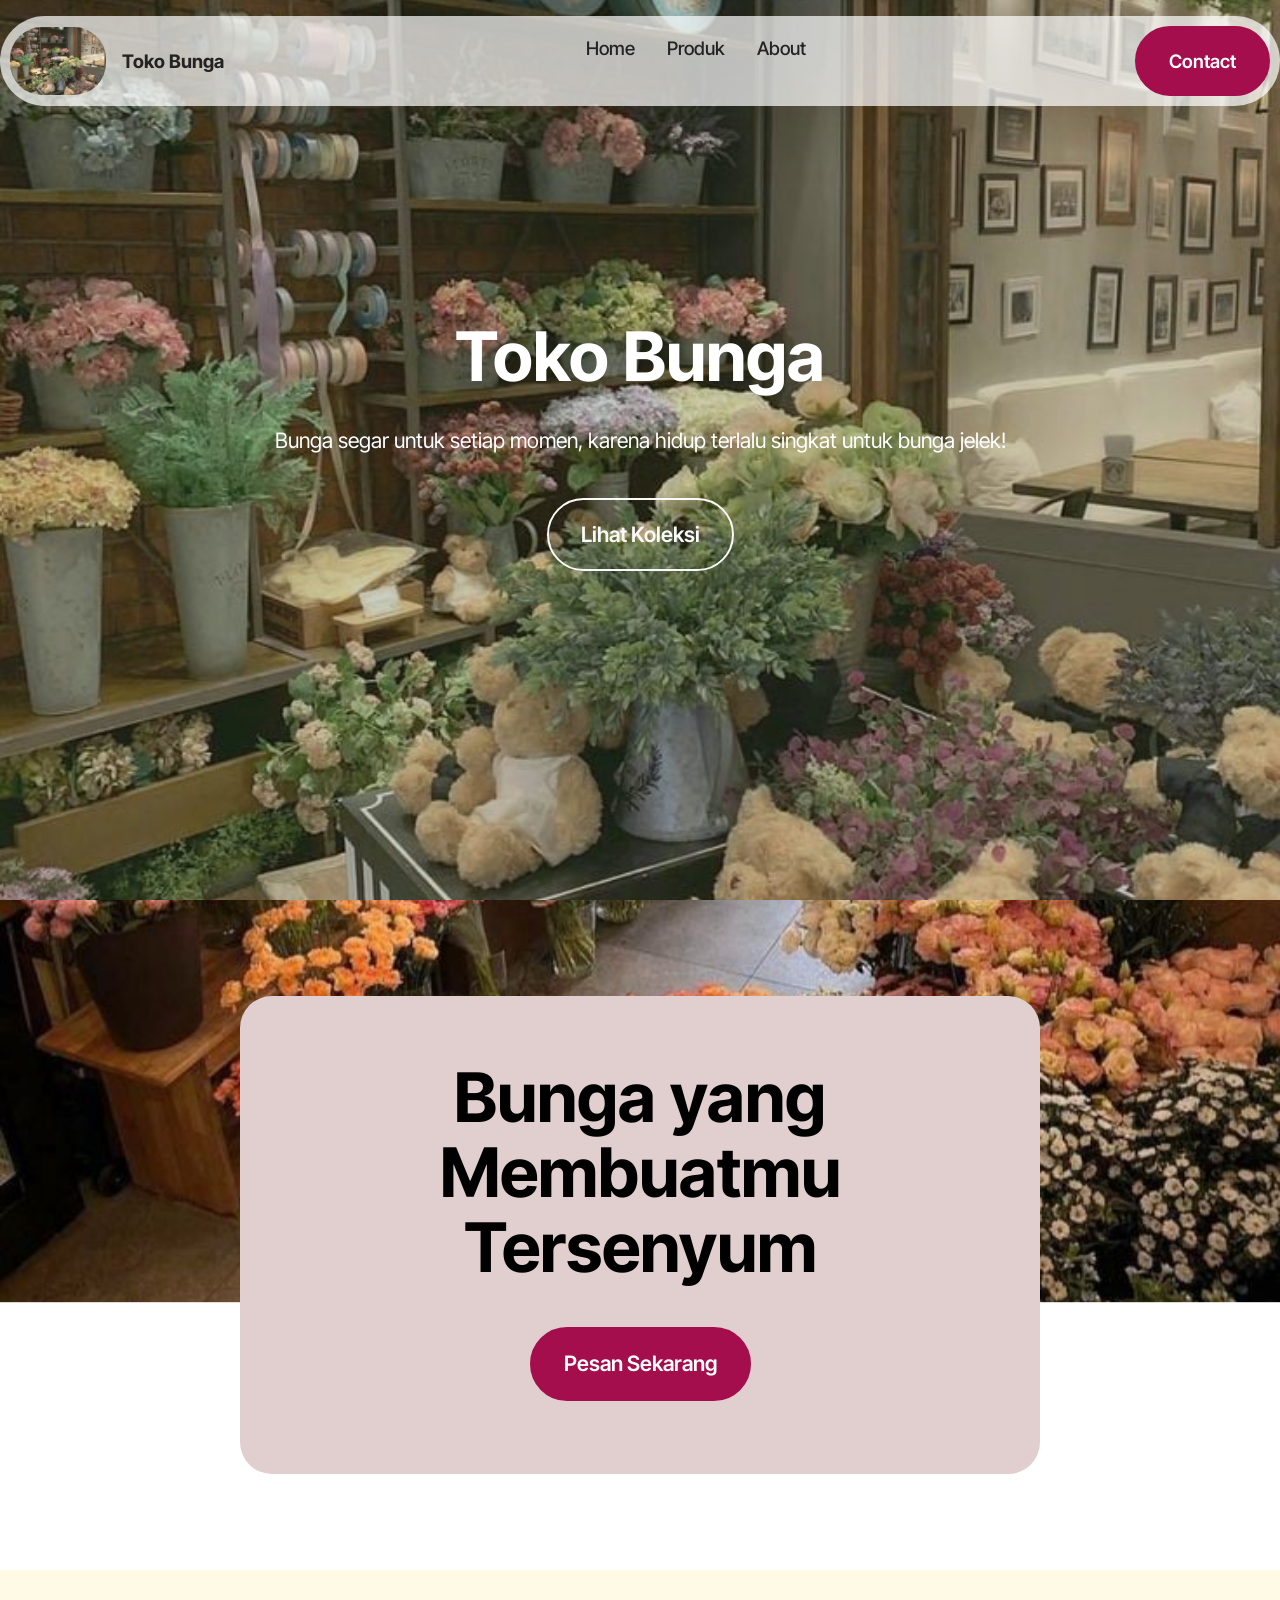
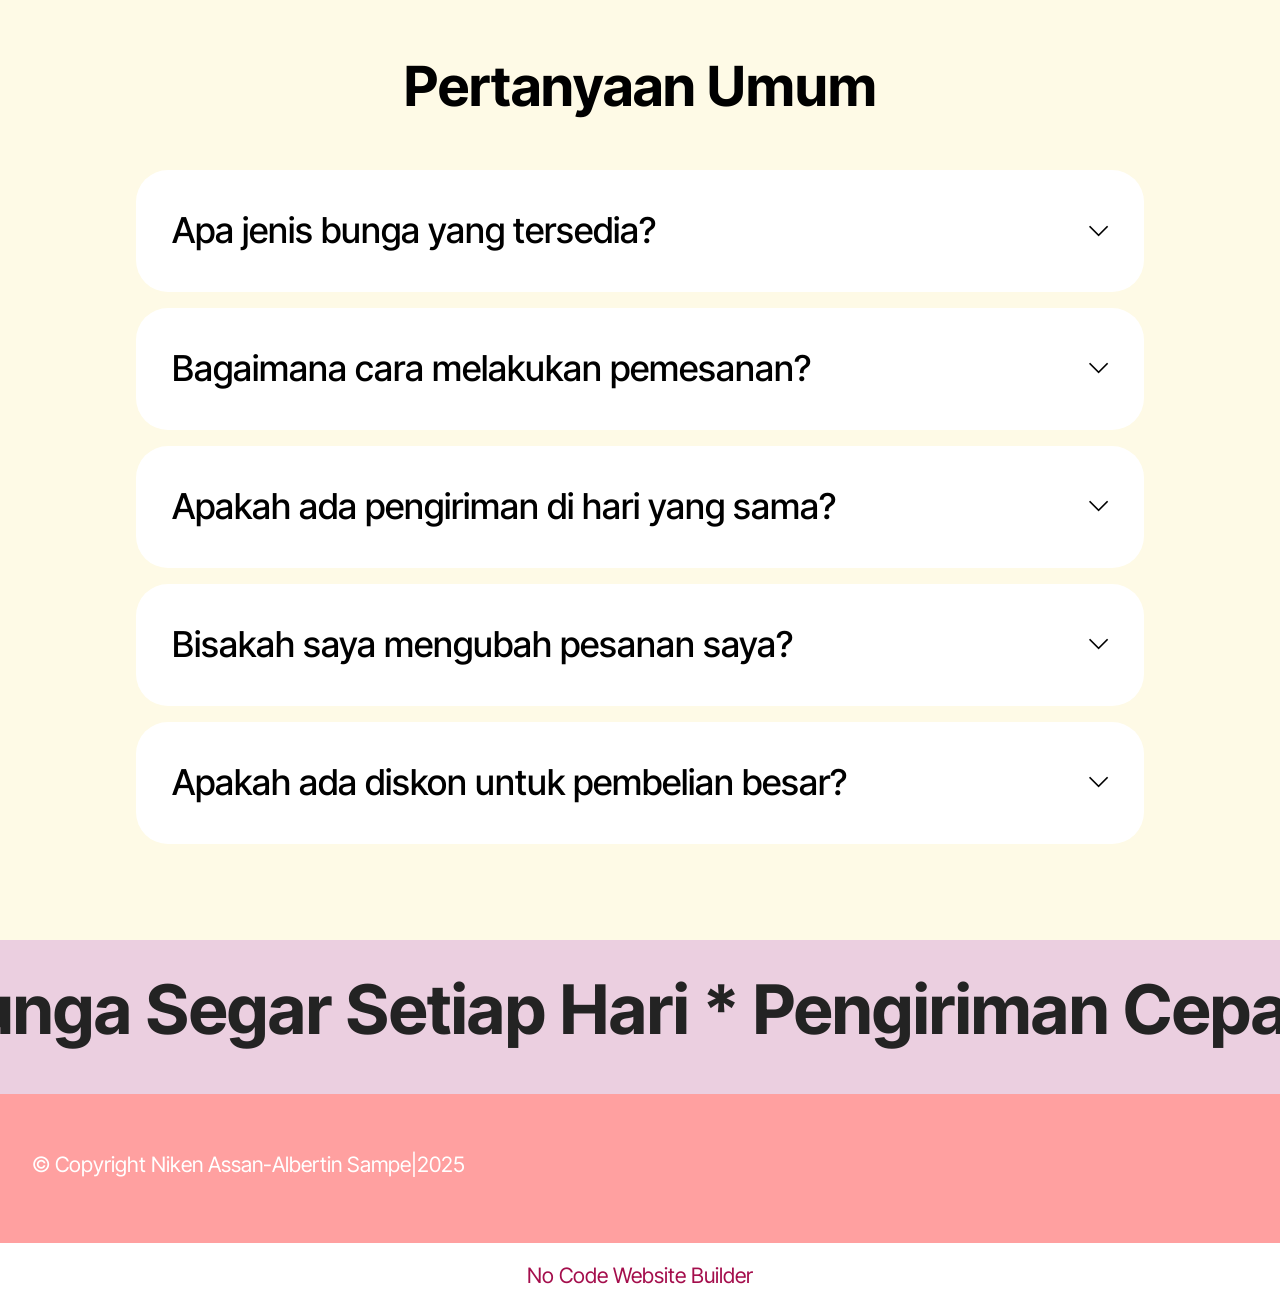
<file: index.html>
<!DOCTYPE html>
<html  >
<head>
  <!-- Site made with Mobirise Website Builder v5.9.18, https://mobirise.com -->
  <meta charset="UTF-8">
  <meta http-equiv="X-UA-Compatible" content="IE=edge">
  <meta name="generator" content="Mobirise v5.9.18, mobirise.com">
  <meta name="viewport" content="width=device-width, initial-scale=1, minimum-scale=1">
  <link rel="shortcut icon" href="assets/images/download-1-206x201.jpg" type="image/x-icon">
  <meta name="description" content="Selamat datang di Toko Bunga kami! Temukan berbagai jenis bunga segar dan produk terkait untuk setiap kesempatan. Pesan sekarang dan hiasi momen spesial Anda.">
  
  
  <title>Toko Bunga Indah</title>
  <link rel="stylesheet" href="assets/web/assets/mobirise-icons2/mobirise2.css">
  <link rel="stylesheet" href="assets/bootstrap/css/bootstrap.min.css">
  <link rel="stylesheet" href="assets/bootstrap/css/bootstrap-grid.min.css">
  <link rel="stylesheet" href="assets/bootstrap/css/bootstrap-reboot.min.css">
  <link rel="stylesheet" href="assets/parallax/jarallax.css">
  <link rel="stylesheet" href="assets/dropdown/css/style.css">
  <link rel="stylesheet" href="assets/theme/css/style.css">
  <link rel="preload" href="https://fonts.googleapis.com/css2?family=Inter+Tight:wght@400;700&display=swap&display=swap" as="style" onload="this.onload=null;this.rel='stylesheet'">
  <noscript><link rel="stylesheet" href="https://fonts.googleapis.com/css2?family=Inter+Tight:wght@400;700&display=swap&display=swap"></noscript>
  <link rel="preload" as="style" href="assets/mobirise/css/mbr-additional.css?v=LyFb4x"><link rel="stylesheet" href="assets/mobirise/css/mbr-additional.css?v=LyFb4x" type="text/css">

  
  
  
</head>
<body>
  
  <section data-bs-version="5.1" class="menu menu2 cid-uuAt0u6nEp" once="menu" id="menu-5-uuAt0u6nEp">
	

	<nav class="navbar navbar-dropdown navbar-fixed-top navbar-expand-lg">
		<div class="container">
			<div class="navbar-brand">
				<span class="navbar-logo">
					<a href="index.html">
						<img src="assets/images/download-1-206x201.jpg" alt="Mobirise Website Builder" style="height: 4.3rem;">
					</a>
				</span>
				<span class="navbar-caption-wrap"><a class="navbar-caption text-black text-primary display-4" href="index.html">Toko Bunga</a></span>
			</div>
			<button class="navbar-toggler" type="button" data-toggle="collapse" data-bs-toggle="collapse" data-target="#navbarSupportedContent" data-bs-target="#navbarSupportedContent" aria-controls="navbarNavAltMarkup" aria-expanded="false" aria-label="Toggle navigation">
				<div class="hamburger">
					<span></span>
					<span></span>
					<span></span>
					<span></span>
				</div>
			</button>
			<div class="collapse navbar-collapse" id="navbarSupportedContent">
				<ul class="navbar-nav nav-dropdown" data-app-modern-menu="true"><li class="nav-item">
						<a class="nav-link link text-black text-primary display-4" href="page4.html"><br>Home<br><br></a>
					</li><li class="nav-item"><a class="nav-link link text-black text-primary display-4" href="page1.html"><br>Produk<br><br><br></a></li><li class="nav-item"><a class="nav-link link text-black text-primary display-4" href="page2.html"><br>About</a></li></ul>
				
				<div class="navbar-buttons mbr-section-btn"><a class="btn btn-primary display-4" href="page5.html">Contact<br></a></div>
			</div>
		</div>
	</nav>
</section>

<section data-bs-version="5.1" class="header18 cid-uuAt0u6Ln6 mbr-fullscreen mbr-parallax-background" id="hero-16-uuAt0u6Ln6">
  

  <div class="mbr-overlay" style="opacity: 0.2; background-color: rgb(15, 25, 4);"></div>
  <div class="container-fluid">
    <div class="row">
      <div class="content-wrap col-12 col-md-12">
        <h1 class="mbr-section-title mbr-fonts-style mbr-white mb-4 display-1">
          <strong>Toko Bunga</strong>
        </h1>
        
        <p class="mbr-fonts-style mbr-text mbr-white mb-4 display-7">Bunga segar untuk setiap momen, karena hidup terlalu singkat untuk bunga jelek!</p>
        <div class="mbr-section-btn"><a class="btn btn-white-outline display-7" href="page1.html">Lihat Koleksi</a></div>
      </div>
    </div>
  </div>
</section>

<section data-bs-version="5.1" class="header14 cid-uuAt0u6213 mbr-parallax-background" id="call-to-action-1-uuAt0u6213">
	

	
	
	<div class="container">
		<div class="row justify-content-center">
			<div class="card col-12 col-md-12 col-lg-8">
				<div class="card-wrapper">
					<div class="card-box align-center">
						<h1 class="card-title mbr-fonts-style mb-4 display-1">
							<strong>Bunga yang Membuatmu Tersenyum</strong>
						</h1>
						
						<div class="mbr-section-btn mt-4"><a class="btn btn-primary display-7" href="page1.html">Pesan Sekarang</a></div>
					</div>
				</div>
			</div>
		</div>
	</div>
</section>

<section data-bs-version="5.1" class="list1 cid-uuAt0uqa2E" id="faq-1-uuAt0uqa2E">
    
    
    <div class="container">
        <div class="row justify-content-center">
            <div class="col-12 col-md-12 col-lg-10 m-auto">
                <div class="content">
                    <div class="row justify-content-center mb-5">
                        <div class="col-12 content-head">
                            <div class="mbr-section-head">
                                <h4 class="mbr-section-title mbr-fonts-style align-center mb-0 display-2">
                                    <strong>Pertanyaan Umum</strong>
                                </h4>
                                
                            </div>
                        </div>
                    </div>
                    <div id="bootstrap-accordion_3" class="panel-group accordionStyles accordion" role="tablist" aria-multiselectable="true">
                        <div class="card">
                            <div class="card-header" role="tab" id="headingOne">
                                <a role="button" class="panel-title collapsed" data-toggle="collapse" data-bs-toggle="collapse" data-core="" href="#collapse1_3" aria-expanded="false" aria-controls="collapse1">
                                    <h6 class="panel-title-edit mbr-semibold mbr-fonts-style mb-0 display-5">Apa jenis bunga yang tersedia?</h6>
                                    <span class="sign mbr-iconfont mobi-mbri-arrow-down"></span>
                                </a>
                            </div>
                            <div id="collapse1_3" class="panel-collapse noScroll collapse" role="tabpanel" aria-labelledby="headingOne" data-parent="#accordion" data-bs-parent="#bootstrap-accordion_3">
                                <div class="panel-body">
                                    <p class="mbr-fonts-style panel-text display-7">Kami memiliki berbagai jenis bunga segar, dari mawar hingga anggrek!</p>
                                </div>
                            </div>
                        </div>
                        <div class="card">
                            <div class="card-header" role="tab" id="headingOne">
                                <a role="button" class="panel-title collapsed" data-toggle="collapse" data-bs-toggle="collapse" data-core="" href="#collapse2_3" aria-expanded="false" aria-controls="collapse2">
                                    <h6 class="panel-title-edit mbr-semibold mbr-fonts-style mb-0 display-5">Bagaimana cara melakukan pemesanan?</h6>
                                    <span class="sign mbr-iconfont mobi-mbri-arrow-down"></span>
                                </a>
                            </div>
                            <div id="collapse2_3" class="panel-collapse noScroll collapse" role="tabpanel" aria-labelledby="headingOne" data-parent="#accordion" data-bs-parent="#bootstrap-accordion_3">
                                <div class="panel-body">
                                    <p class="mbr-fonts-style panel-text display-7">Pilih bunga, masukkan ke keranjang, dan bayar!</p>
                                </div>
                            </div>
                        </div>
                        <div class="card">
                            <div class="card-header" role="tab" id="headingOne">
                                <a role="button" class="panel-title collapsed" data-toggle="collapse" data-bs-toggle="collapse" data-core="" href="#collapse3_3" aria-expanded="false" aria-controls="collapse3">
                                    <h6 class="panel-title-edit mbr-semibold mbr-fonts-style mb-0 display-5">Apakah ada pengiriman di hari yang sama?</h6>
                                    <span class="sign mbr-iconfont mobi-mbri-arrow-down"></span>
                                </a>
                            </div>
                            <div id="collapse3_3" class="panel-collapse noScroll collapse" role="tabpanel" aria-labelledby="headingOne" data-parent="#accordion" data-bs-parent="#bootstrap-accordion_3">
                                <div class="panel-body">
                                    <p class="mbr-fonts-style panel-text display-7">Ya, kami menawarkan pengiriman cepat di hari yang sama!</p>
                                </div>
                            </div>
                        </div>
                        <div class="card">
                            <div class="card-header" role="tab" id="headingOne">
                                <a role="button" class="panel-title collapsed" data-toggle="collapse" data-bs-toggle="collapse" data-core="" href="#collapse4_3" aria-expanded="false" aria-controls="collapse4">
                                    <h6 class="panel-title-edit mbr-semibold mbr-fonts-style mb-0 display-5">Bisakah saya mengubah pesanan saya?</h6>
                                    <span class="sign mbr-iconfont mobi-mbri-arrow-down"></span>
                                </a>
                            </div>
                            <div id="collapse4_3" class="panel-collapse noScroll collapse" role="tabpanel" aria-labelledby="headingOne" data-parent="#accordion" data-bs-parent="#bootstrap-accordion_3">
                                <div class="panel-body">
                                    <p class="mbr-fonts-style panel-text display-7">Tentu saja! Hubungi kami secepatnya untuk perubahan.</p>
                                </div>
                            </div>
                        </div>
                        <div class="card">
                            <div class="card-header" role="tab" id="headingOne">
                                <a role="button" class="panel-title collapsed" data-toggle="collapse" data-bs-toggle="collapse" data-core="" href="#collapse5_3" aria-expanded="false" aria-controls="collapse5">
                                    <h6 class="panel-title-edit mbr-semibold mbr-fonts-style mb-0 display-5">Apakah ada diskon untuk pembelian besar?</h6>
                                    <span class="sign mbr-iconfont mobi-mbri-arrow-down"></span>
                                </a>
                            </div>
                            <div id="collapse5_3" class="panel-collapse noScroll collapse" role="tabpanel" aria-labelledby="headingOne" data-parent="#accordion" data-bs-parent="#bootstrap-accordion_3">
                                <div class="panel-body">
                                    <p class="mbr-fonts-style panel-text display-7">Ya, kami memberikan diskon untuk pembelian dalam jumlah besar!</p>
                                </div>
                            </div>
                        </div>
                        
                    </div>
                </div>
            </div>
        </div>
    </div>
</section>

<section data-bs-version="5.1" class="gallery10 cid-uuAt0uq00k" id="features-69-uuAt0uq00k">
  


  <div class="container-fluid">

      <div class="loop-container">
        <div class="item display-1" data-linewords="Bunga Segar Setiap Hari * Pengiriman Cepat dan Aman * " data-direction="-1" data-speed="0.05">☁️ Best offers ☁️ Free delivery ☁️ Perfect design ☁️ Comfort ☁️ Support 24/7 ☁️ Vibes</div>

        <div class="item display-1" data-linewords="Bunga Segar Setiap Hari * Pengiriman Cepat dan Aman * " data-direction="-1" data-speed="0.05">☁️ Best offers ☁️ Free delivery ☁️ Perfect design ☁️ Comfort ☁️ Support 24/7 ☁️ Vibes</div>
      </div>
    
  </div>
</section>

<section data-bs-version="5.1" class="footer2 cid-uAMc3FaShz" once="footers" id="footer02-10">
    

    
    

    <div class="container">
        <div class="row">
            <div class="col-12 col-lg-6 center mt-2 mb-3">
                <p class="mbr-fonts-style copyright mb-0 display-7">
                    © Copyright Niken Assan-Albertin Sampe|2025</p>
            </div>
            
        </div>
    </div>
</section><section class="display-7" style="padding: 0;align-items: center;justify-content: center;flex-wrap: wrap;    align-content: center;display: flex;position: relative;height: 4rem;"><a href="https://mobiri.se/3591663" style="flex: 1 1;height: 4rem;position: absolute;width: 100%;z-index: 1;"><img alt="" style="height: 4rem;" src="[data-uri]"></a><p style="margin: 0;text-align: center;" class="display-7">&#8204;</p><a style="z-index:1" href="https://mobirise.com/builder/no-code-website-builder.html">No Code Website Builder</a></section><script src="assets/bootstrap/js/bootstrap.bundle.min.js"></script>  <script src="assets/parallax/jarallax.js"></script>  <script src="assets/smoothscroll/smooth-scroll.js"></script>  <script src="assets/ytplayer/index.js"></script>  <script src="assets/dropdown/js/navbar-dropdown.js"></script>  <script src="assets/mbr-switch-arrow/mbr-switch-arrow.js"></script>  <script src="assets/theme/js/script.js"></script>  
  
  
</body>
</html>
</file>
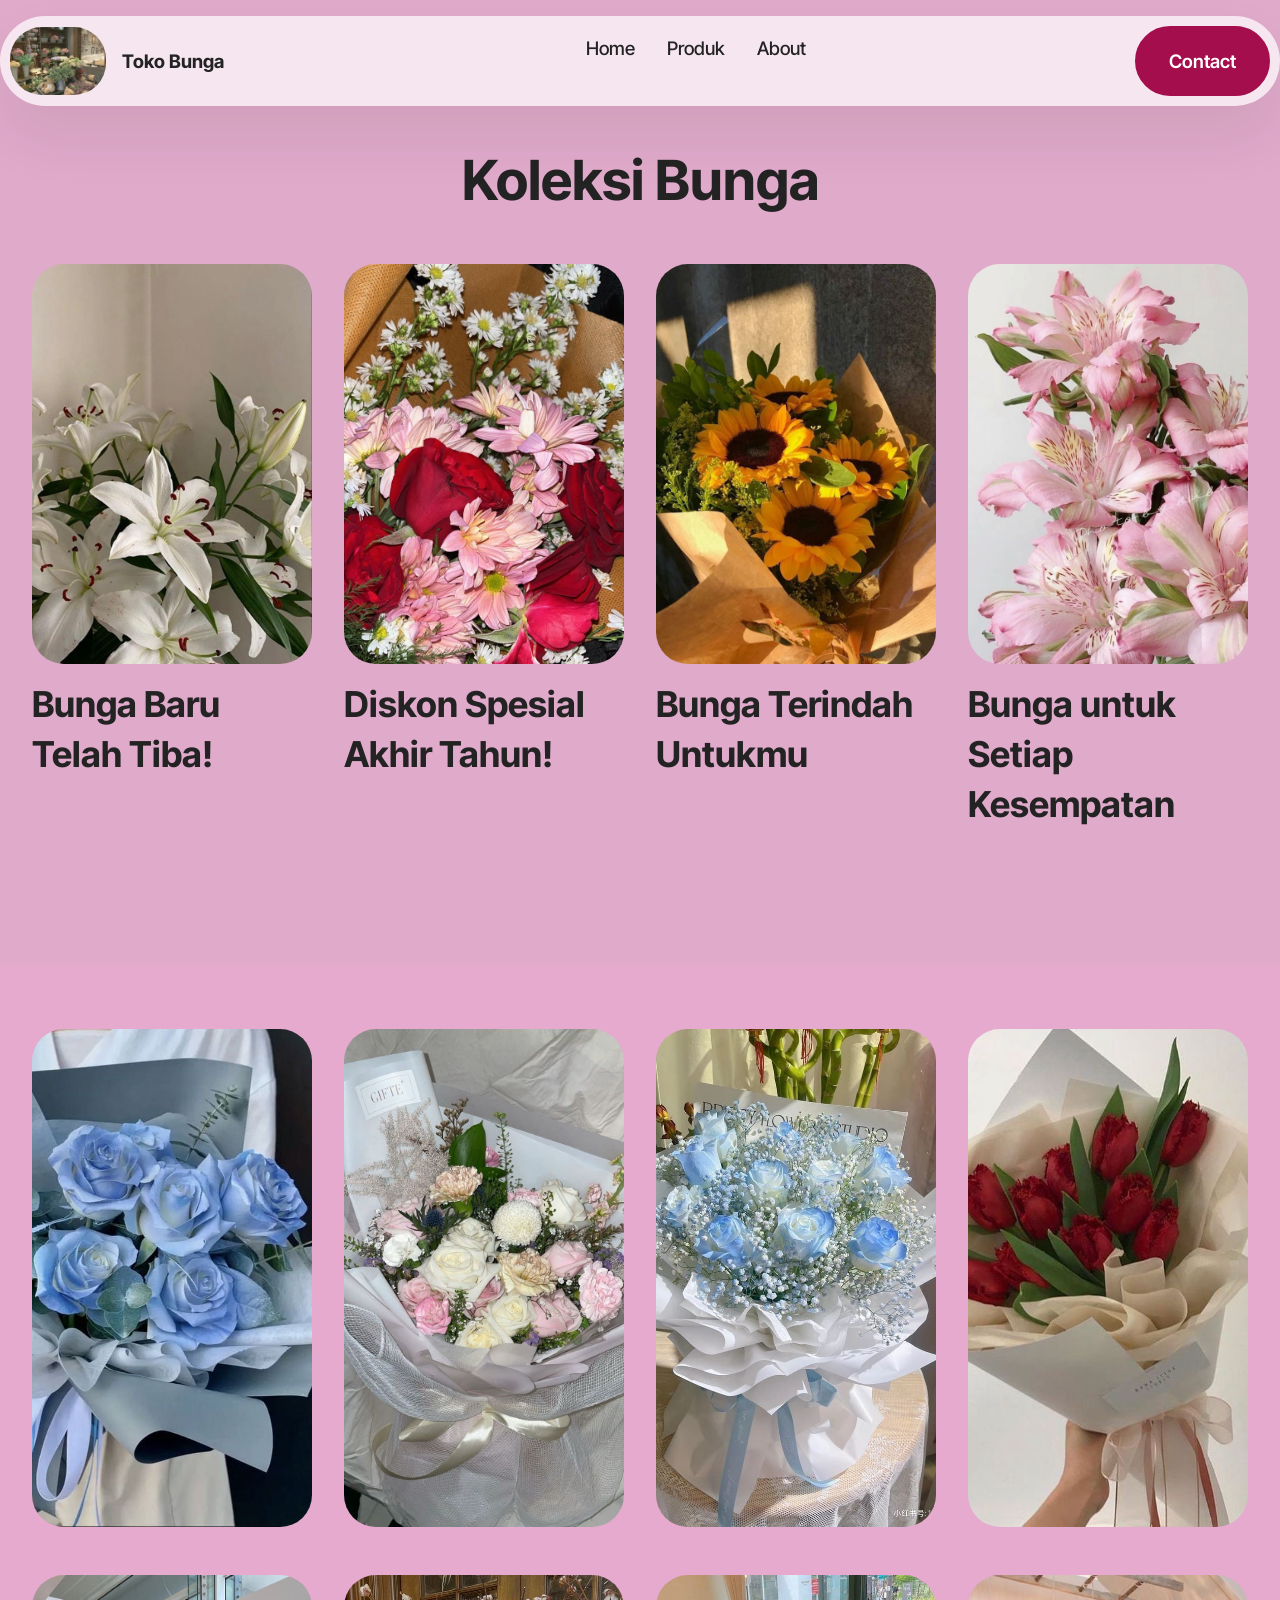
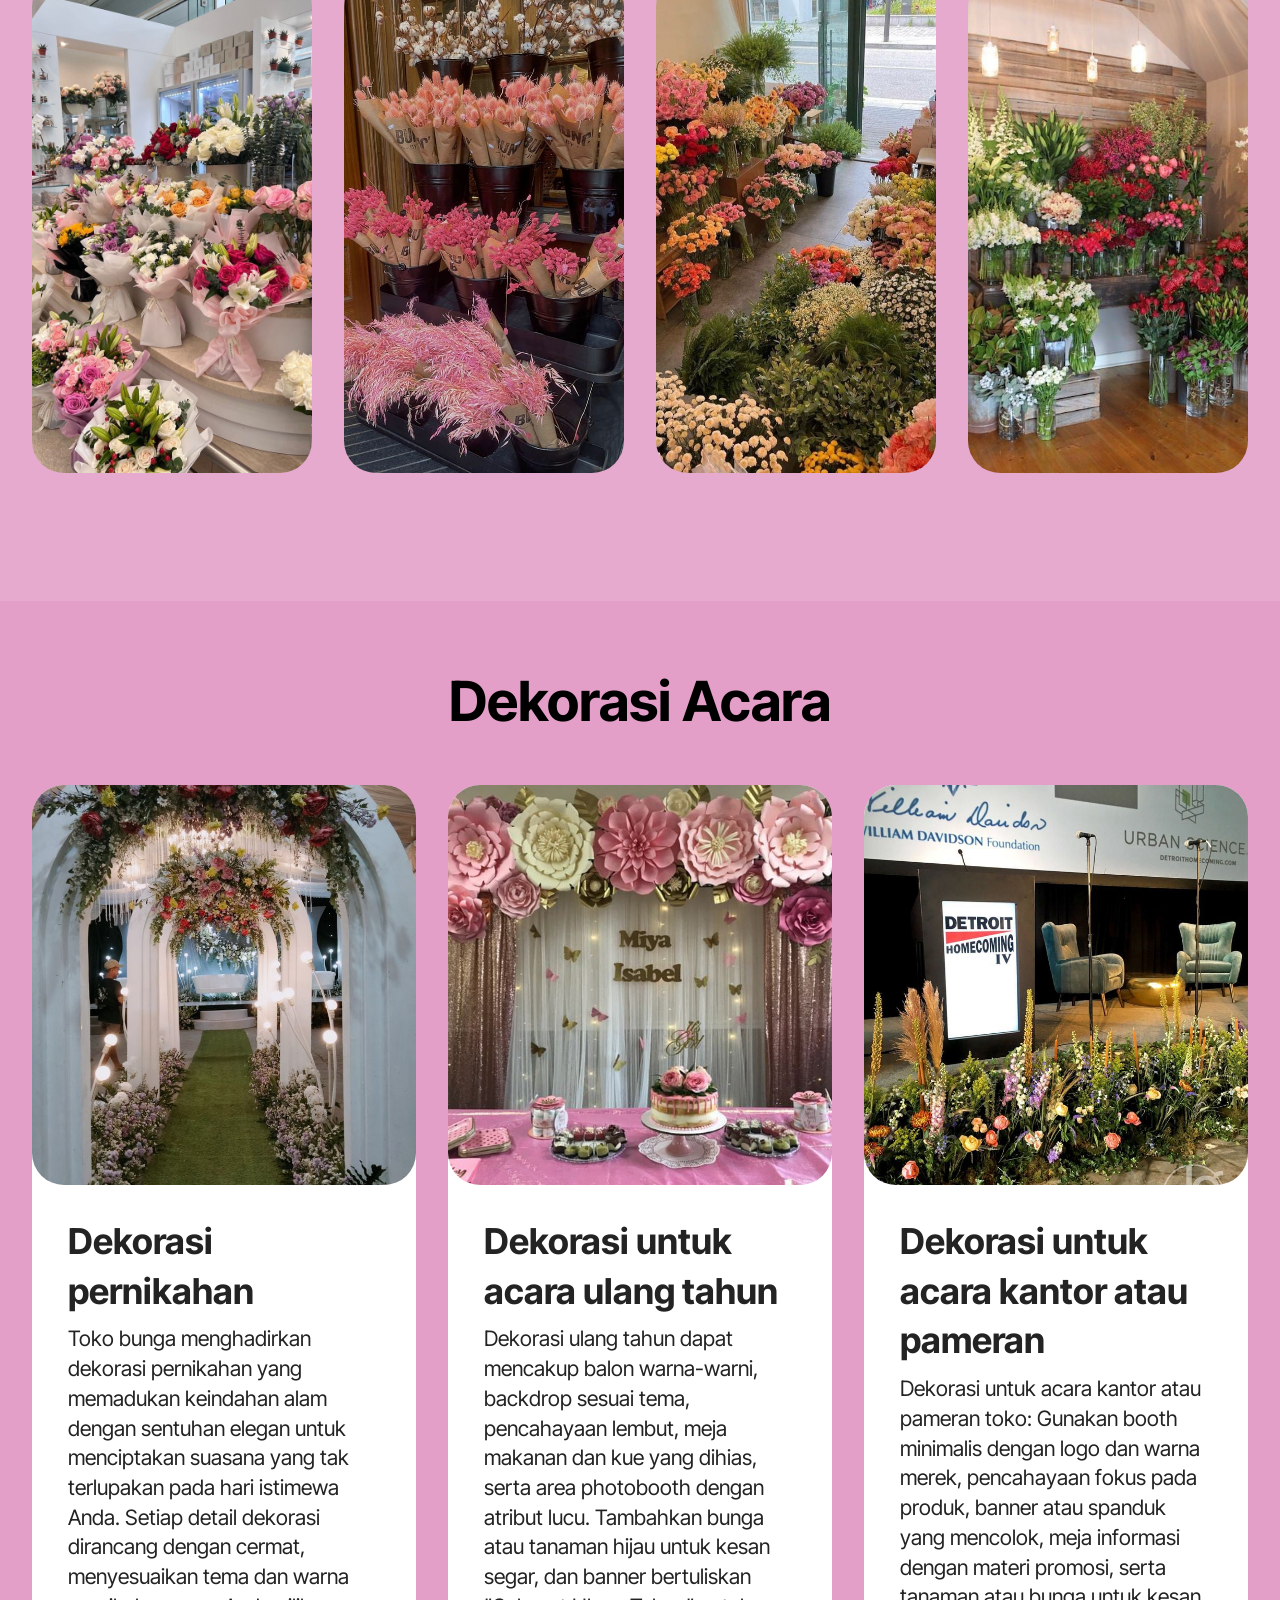
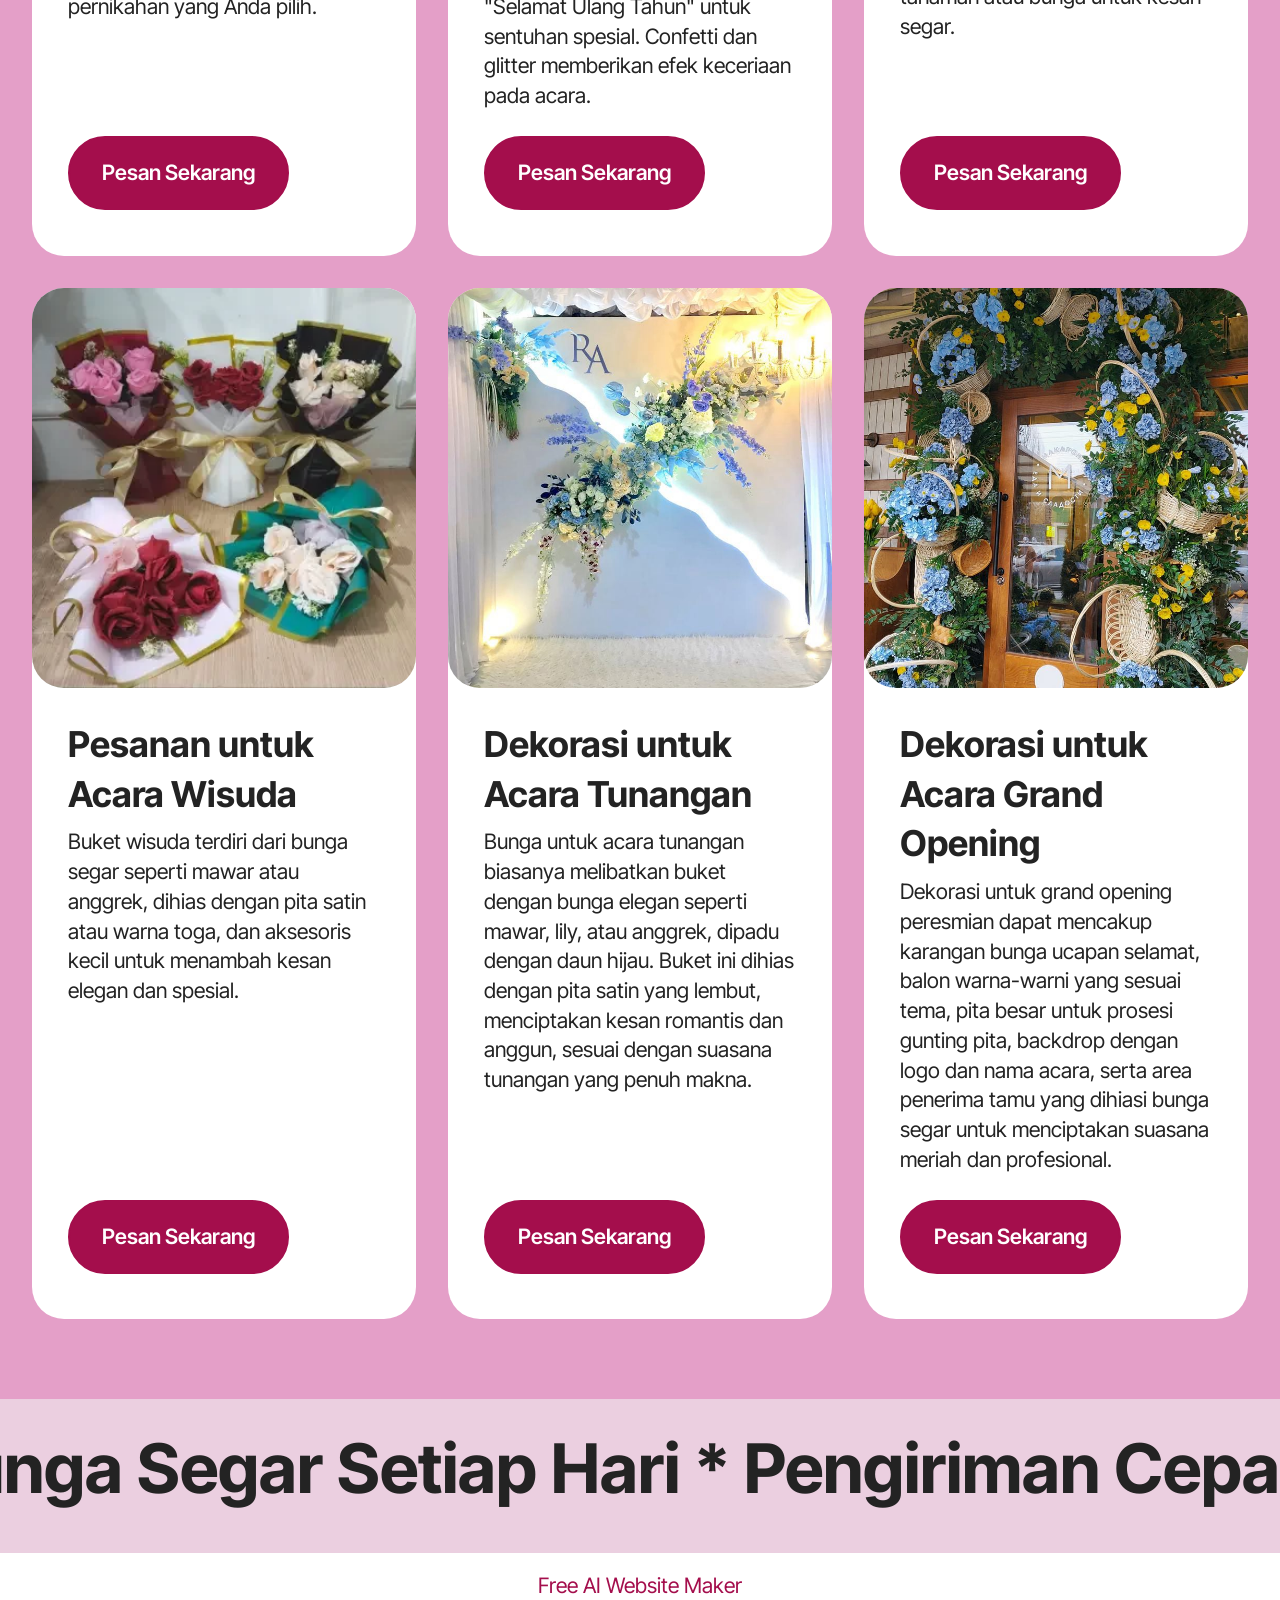
<file: page1.html>
<!DOCTYPE html>
<html  >
<head>
  <!-- Site made with Mobirise Website Builder v5.9.18, https://mobirise.com -->
  <meta charset="UTF-8">
  <meta http-equiv="X-UA-Compatible" content="IE=edge">
  <meta name="generator" content="Mobirise v5.9.18, mobirise.com">
  <meta name="viewport" content="width=device-width, initial-scale=1, minimum-scale=1">
  <link rel="shortcut icon" href="assets/images/download-1-206x201.jpg" type="image/x-icon">
  <meta name="description" content="">
  
  
  <title>Service</title>
  <link rel="stylesheet" href="assets/web/assets/mobirise-icons2/mobirise2.css">
  <link rel="stylesheet" href="assets/bootstrap/css/bootstrap.min.css">
  <link rel="stylesheet" href="assets/bootstrap/css/bootstrap-grid.min.css">
  <link rel="stylesheet" href="assets/bootstrap/css/bootstrap-reboot.min.css">
  <link rel="stylesheet" href="assets/dropdown/css/style.css">
  <link rel="stylesheet" href="assets/theme/css/style.css">
  <link rel="preload" href="https://fonts.googleapis.com/css2?family=Inter+Tight:wght@400;700&display=swap&display=swap" as="style" onload="this.onload=null;this.rel='stylesheet'">
  <noscript><link rel="stylesheet" href="https://fonts.googleapis.com/css2?family=Inter+Tight:wght@400;700&display=swap&display=swap"></noscript>
  <link rel="preload" as="style" href="assets/mobirise/css/mbr-additional.css?v=Ug8ike"><link rel="stylesheet" href="assets/mobirise/css/mbr-additional.css?v=Ug8ike" type="text/css">

  
  
  
</head>
<body>
  
  <section data-bs-version="5.1" class="menu menu2 cid-uuAt0u6nEp" once="menu" id="menu02-5">
	

	<nav class="navbar navbar-dropdown navbar-fixed-top navbar-expand-lg">
		<div class="container">
			<div class="navbar-brand">
				<span class="navbar-logo">
					<a href="index.html">
						<img src="assets/images/download-1-206x201.jpg" alt="Mobirise Website Builder" style="height: 4.3rem;">
					</a>
				</span>
				<span class="navbar-caption-wrap"><a class="navbar-caption text-black text-primary display-4" href="index.html">Toko Bunga</a></span>
			</div>
			<button class="navbar-toggler" type="button" data-toggle="collapse" data-bs-toggle="collapse" data-target="#navbarSupportedContent" data-bs-target="#navbarSupportedContent" aria-controls="navbarNavAltMarkup" aria-expanded="false" aria-label="Toggle navigation">
				<div class="hamburger">
					<span></span>
					<span></span>
					<span></span>
					<span></span>
				</div>
			</button>
			<div class="collapse navbar-collapse" id="navbarSupportedContent">
				<ul class="navbar-nav nav-dropdown" data-app-modern-menu="true"><li class="nav-item">
						<a class="nav-link link text-black text-primary display-4" href="page4.html"><br>Home<br><br></a>
					</li><li class="nav-item"><a class="nav-link link text-black text-primary display-4" href="page1.html"><br>Produk<br><br><br></a></li><li class="nav-item"><a class="nav-link link text-black text-primary display-4" href="page2.html"><br>About</a></li></ul>
				
				<div class="navbar-buttons mbr-section-btn"><a class="btn btn-primary display-4" href="page5.html">Contact<br></a></div>
			</div>
		</div>
	</nav>
</section>

<section data-bs-version="5.1" class="features03 cid-uuM3vEm4r9" id="features03-8">
  
  
  <div class="container-fluid">
    <div class="row justify-content-center mb-5">
      <div class="col-12 content-head">
        <div class="mbr-section-head">
          <h4 class="mbr-section-title mbr-fonts-style align-center mb-0 display-2"><strong>Koleksi Bunga</strong><strong><br></strong></h4>
          
        </div>
      </div>
    </div>
    <div class="row">
      <div class="item features-image col-12 col-md-6 col-lg-3 active">
        <div class="item-wrapper">
          <div class="item-img mb-3">
            <img src="assets/images/download-5-736x1308.jpg" alt="Mobirise Website Builder" title="">
          </div>
          <div class="item-content align-left">
            <h5 class="item-title mbr-fonts-style mt-0 mb-2 display-5">
              <strong>Bunga Baru Telah Tiba!</strong>
            </h5>
            
            
            
          </div>
        </div>
      </div>
      <div class="item features-image col-12 col-md-6 col-lg-3">
        <div class="item-wrapper">
          <div class="item-img mb-3">
            <img src="assets/images/download-3-675x1200.jpg" alt="Mobirise Website Builder" title="" data-slide-to="1" data-bs-slide-to="1">
          </div>
          <div class="item-content align-left">
            <h5 class="item-title mbr-fonts-style mb-2 mt-0 display-5">
              <strong>Diskon Spesial Akhir Tahun!</strong>
            </h5>
            
            
            
          </div>
        </div>
      </div>
      <div class="item features-image col-12 col-md-6 col-lg-3">
        <div class="item-wrapper">
          <div class="item-img mb-3">
            <img src="assets/images/download-4-720x960.jpg" alt="Mobirise Website Builder" title="" data-slide-to="2" data-bs-slide-to="2">
          </div>
          <div class="item-content align-left">
            <h5 class="item-title mbr-fonts-style mb-2 mt-0 display-5">
              <strong>Bunga Terindah Untukmu</strong></h5>
            
            
            
          </div>
        </div>
      </div>
      <div class="item features-image col-12 col-md-6 col-lg-3">
        <div class="item-wrapper">
          <div class="item-img mb-3">
            <img src="assets/images/download-18-736x960.jpg" alt="Mobirise Website Builder" title="" data-slide-to="2" data-bs-slide-to="2">
          </div>
          <div class="item-content align-left">
            <h5 class="item-title mbr-fonts-style mb-2 mt-0 display-5">
              <strong>Bunga untuk Setiap Kesempatan</strong>
            </h5>
            
            
            
          </div>
        </div>
      </div>
    </div>
  </div>
</section>

<section data-bs-version="5.1" class="features03 cid-uuM4goBNhP" id="features03-a">
  
  
  <div class="container-fluid">
    <div class="row justify-content-center mb-5">
      <div class="col-12 content-head">
        
      </div>
    </div>
    <div class="row">
      <div class="item features-image col-12 col-md-6 col-lg-3 active">
        <div class="item-wrapper">
          <div class="item-img mb-3">
            <img src="assets/images/download-13-735x918.jpg" alt="Mobirise Website Builder" title="" data-slide-to="0" data-bs-slide-to="0">
          </div>
          
        </div>
      </div>
      <div class="item features-image col-12 col-md-6 col-lg-3">
        <div class="item-wrapper">
          <div class="item-img mb-3">
            <img src="assets/images/download-14-736x1308.jpg" alt="Mobirise Website Builder" title="" data-slide-to="1" data-bs-slide-to="1">
          </div>
          
        </div>
      </div>
      <div class="item features-image col-12 col-md-6 col-lg-3">
        <div class="item-wrapper">
          <div class="item-img mb-3">
            <img src="assets/images/pastel-flowers-736x981.jpg" alt="Mobirise Website Builder" title="" data-slide-to="2" data-bs-slide-to="2">
          </div>
          
        </div>
      </div>
      <div class="item features-image col-12 col-md-6 col-lg-3">
        <div class="item-wrapper">
          <div class="item-img mb-3">
            <img src="assets/images/sara-736x736.jpg" alt="Mobirise Website Builder" title="" data-slide-to="3" data-bs-slide-to="3">
          </div>
          
        </div>
      </div><div class="item features-image col-12 col-md-6 col-lg-3">
        <div class="item-wrapper">
          <div class="item-img mb-3">
            <img src="assets/images/download-15-675x1200.jpg" alt="Mobirise Website Builder" title="" data-slide-to="4" data-bs-slide-to="4">
          </div>
          
        </div>
      </div><div class="item features-image col-12 col-md-6 col-lg-3">
        <div class="item-wrapper">
          <div class="item-img mb-3">
            <img src="assets/images/-736x981.jpg" alt="Mobirise Website Builder" title="" data-slide-to="5" data-bs-slide-to="5">
          </div>
          
        </div>
      </div><div class="item features-image col-12 col-md-6 col-lg-3">
        <div class="item-wrapper">
          <div class="item-img mb-3">
            <img src="assets/images/download-11-736x880.jpg" alt="Mobirise Website Builder" title="" data-slide-to="6" data-bs-slide-to="6">
          </div>
          
        </div>
      </div><div class="item features-image col-12 col-md-6 col-lg-3">
        <div class="item-wrapper">
          <div class="item-img mb-3">
            <img src="assets/images/download-17-475x713.jpg" alt="Mobirise Website Builder" title="" data-slide-to="7" data-bs-slide-to="7">
          </div>
          
        </div>
      </div>
    </div>
  </div>
</section>

<section data-bs-version="5.1" class="features4 start cid-uvw1IzYo7t" id="features04-p">
	
	
	<div class="container">
		<div class="row justify-content-center">
			<div class="col-12 content-head">
				<div class="mbr-section-head mb-5">
					<h4 class="mbr-section-title mbr-fonts-style align-center mb-0 display-2">
						<strong>Dekorasi Acara</strong></h4>
					
					
				</div>
			</div>
		</div>
		<div class="row">
			<div class="item features-image col-12 col-md-6 col-lg-4">
				<div class="item-wrapper">
					<div class="item-img">
						<img src="assets/images/download-736x981.jpg" alt="Mobirise Website Builder" data-slide-to="0" data-bs-slide-to="0">
					</div>
					<div class="item-content">
						<h5 class="item-title mbr-fonts-style display-5"><strong>Dekorasi pernikahan</strong></h5>
						<p class="mbr-text mbr-fonts-style display-7">
							Toko bunga menghadirkan dekorasi pernikahan yang memadukan keindahan alam dengan sentuhan elegan untuk menciptakan suasana yang tak terlupakan pada hari istimewa Anda. Setiap detail dekorasi dirancang dengan cermat, menyesuaikan tema dan warna pernikahan yang Anda pilih.
						</p>
						<div class="mbr-section-btn item-footer"><a href="https://wa.me/082346581920" class="btn item-btn btn-primary display-7">Pesan Sekarang</a></div>
					</div>

				</div>
			</div>
			<div class="item features-image col-12 col-md-6 col-lg-4">
				<div class="item-wrapper">
					<div class="item-img">
						<img src="assets/images/paper-flowers-backdrop-736x552.jpg" alt="Mobirise Website Builder" data-slide-to="1" data-bs-slide-to="1">
					</div>
					<div class="item-content">
						<h5 class="item-title mbr-fonts-style display-5"><strong>Dekorasi untuk acara ulang tahun</strong></h5>
						<p class="mbr-text mbr-fonts-style display-7">
							Dekorasi ulang tahun dapat mencakup balon warna-warni, backdrop sesuai tema, pencahayaan lembut, meja makanan dan kue yang dihias, serta area photobooth dengan atribut lucu. Tambahkan bunga atau tanaman hijau untuk kesan segar, dan banner bertuliskan "Selamat Ulang Tahun" untuk sentuhan spesial. Confetti dan glitter memberikan efek keceriaan pada acara.
						</p>
						<div class="mbr-section-btn item-footer"><a href="https://wa.me/082346581920" class="btn item-btn btn-primary display-7">Pesan Sekarang</a></div>
					</div>
				</div>
			</div>
			<div class="item features-image col-12 col-md-6 col-lg-4">
				<div class="item-wrapper">
					<div class="item-img">
						<img src="assets/images/home-display-group-736x1001.jpg" alt="Mobirise Website Builder" data-slide-to="2" data-bs-slide-to="2">
					</div>
					<div class="item-content">
						<h5 class="item-title mbr-fonts-style display-5"><strong>Dekorasi untuk acara kantor atau pameran</strong></h5>
						<p class="mbr-text mbr-fonts-style display-7">Dekorasi untuk acara kantor atau pameran toko: Gunakan booth minimalis dengan logo dan warna merek, pencahayaan fokus pada produk, banner atau spanduk yang mencolok, meja informasi dengan materi promosi, serta tanaman atau bunga untuk kesan segar.<br>
						</p>
						<div class="mbr-section-btn item-footer"><a href="https://wa.me/082346581920" class="btn item-btn btn-primary display-7">Pesan Sekarang</a></div>
					</div>
				</div>
			</div><div class="item features-image col-12 col-md-6 col-lg-4">
				<div class="item-wrapper">
					<div class="item-img">
						<img src="assets/images/s87622036d4a049b7bb98267495b23f65w.jpg-360x360q75.jpg-.webp" alt="Mobirise Website Builder" data-slide-to="3" data-bs-slide-to="3">
					</div>
					<div class="item-content">
						<h5 class="item-title mbr-fonts-style display-5"><strong>Pesanan untuk Acara Wisuda</strong></h5>
						<p class="mbr-text mbr-fonts-style display-7">Buket wisuda terdiri dari bunga segar seperti mawar atau anggrek, dihias dengan pita satin atau warna toga, dan aksesoris kecil untuk menambah kesan elegan dan spesial.<br>
						</p>
						<div class="mbr-section-btn item-footer"><a href="https://wa.me/082346581920" class="btn item-btn btn-primary display-7">Pesan Sekarang</a></div>
					</div>
				</div>
			</div><div class="item features-image col-12 col-md-6 col-lg-4">
				<div class="item-wrapper">
					<div class="item-img">
						<img src="assets/images/dekorasi-tunangan-simple-biru-putih-736x877.jpg" alt="Mobirise Website Builder" data-slide-to="4" data-bs-slide-to="4">
					</div>
					<div class="item-content">
						<h5 class="item-title mbr-fonts-style display-5"><strong>Dekorasi untuk Acara Tunangan</strong></h5>
						<p class="mbr-text mbr-fonts-style display-7">Bunga untuk acara tunangan biasanya melibatkan buket dengan bunga elegan seperti mawar, lily, atau anggrek, dipadu dengan daun hijau. Buket ini dihias dengan pita satin yang lembut, menciptakan kesan romantis dan anggun, sesuai dengan suasana tunangan yang penuh makna.<br>
						</p>
						<div class="mbr-section-btn item-footer"><a href="https://wa.me/082346581920" class="btn item-btn btn-primary display-7">Pesan Sekarang</a></div>
					</div>
				</div>
			</div><div class="item features-image col-12 col-md-6 col-lg-4">
				<div class="item-wrapper">
					<div class="item-img">
						<img src="assets/images/flowers-736x1308.jpg" alt="Mobirise Website Builder" data-slide-to="5" data-bs-slide-to="5">
					</div>
					<div class="item-content">
						<h5 class="item-title mbr-fonts-style display-5"><strong>Dekorasi untuk Acara Grand Opening</strong></h5>
						<p class="mbr-text mbr-fonts-style display-7">Dekorasi untuk grand opening peresmian dapat mencakup karangan bunga ucapan selamat, balon warna-warni yang sesuai tema, pita besar untuk prosesi gunting pita, backdrop dengan logo dan nama acara, serta area penerima tamu yang dihiasi bunga segar untuk menciptakan suasana meriah dan profesional.<br>
						</p>
						<div class="mbr-section-btn item-footer"><a href="https://wa.me/082346581920" class="btn item-btn btn-primary display-7">Pesan Sekarang</a></div>
					</div>
				</div>
			</div>
		</div>
	</div>
</section>

<section data-bs-version="5.1" class="gallery10 cid-uvw4NKcOGp" id="gallery10-q">
  


  <div class="container-fluid">

      <div class="loop-container">
        <div class="item display-1" data-linewords="Bunga Segar Setiap Hari * Pengiriman Cepat dan Aman * " data-direction="-1" data-speed="0.05">☁️ Best offers ☁️ Free delivery ☁️ Perfect design ☁️ Comfort ☁️ Support 24/7 ☁️ Vibes</div>

        <div class="item display-1" data-linewords="Bunga Segar Setiap Hari * Pengiriman Cepat dan Aman * " data-direction="-1" data-speed="0.05">☁️ Best offers ☁️ Free delivery ☁️ Perfect design ☁️ Comfort ☁️ Support 24/7 ☁️ Vibes</div>
      </div>
    
  </div>
</section><section class="display-7" style="padding: 0;align-items: center;justify-content: center;flex-wrap: wrap;    align-content: center;display: flex;position: relative;height: 4rem;"><a href="https://mobiri.se/3591663" style="flex: 1 1;height: 4rem;position: absolute;width: 100%;z-index: 1;"><img alt="" style="height: 4rem;" src="[data-uri]"></a><p style="margin: 0;text-align: center;" class="display-7">&#8204;</p><a style="z-index:1" href="https://mobirise.com/builder/ai-website-maker.html">Free AI Website Maker</a></section><script src="assets/bootstrap/js/bootstrap.bundle.min.js"></script>  <script src="assets/smoothscroll/smooth-scroll.js"></script>  <script src="assets/ytplayer/index.js"></script>  <script src="assets/dropdown/js/navbar-dropdown.js"></script>  <script src="assets/theme/js/script.js"></script>  
  
  
</body>
</html>
</file>
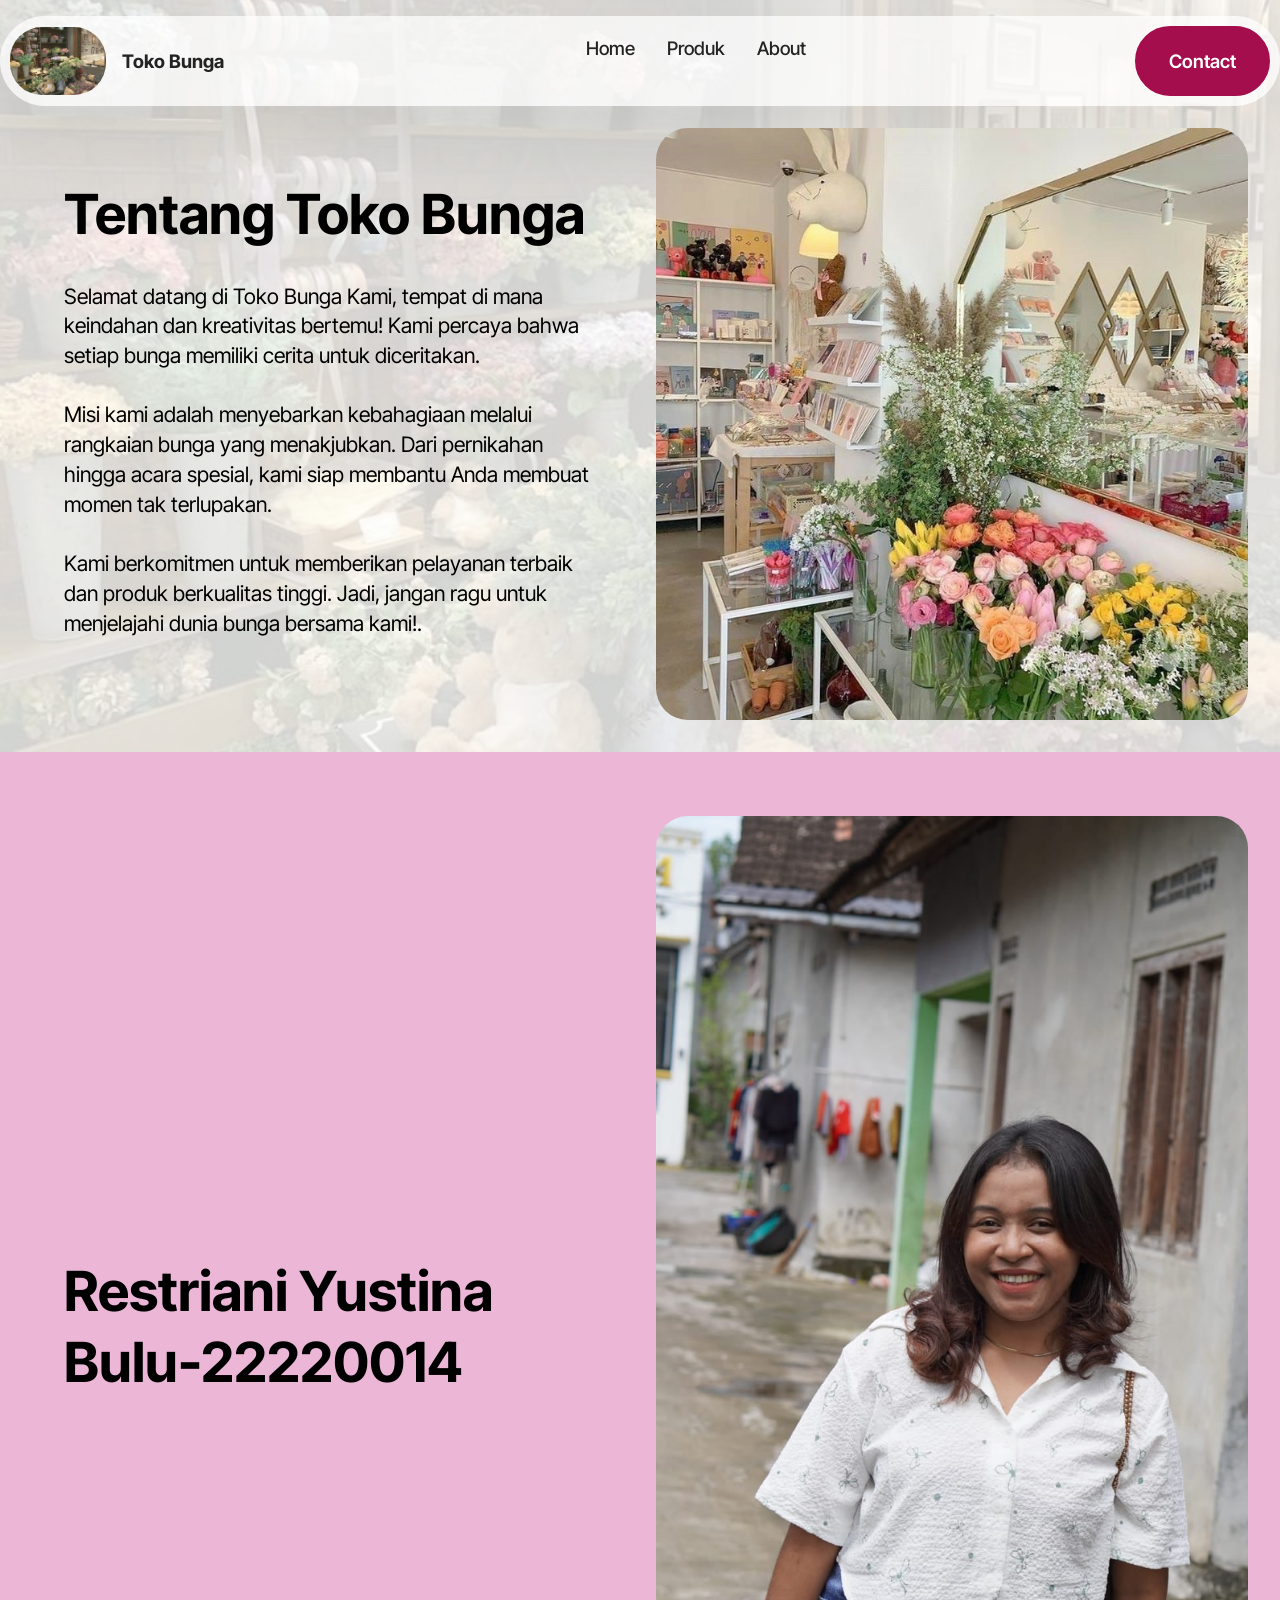
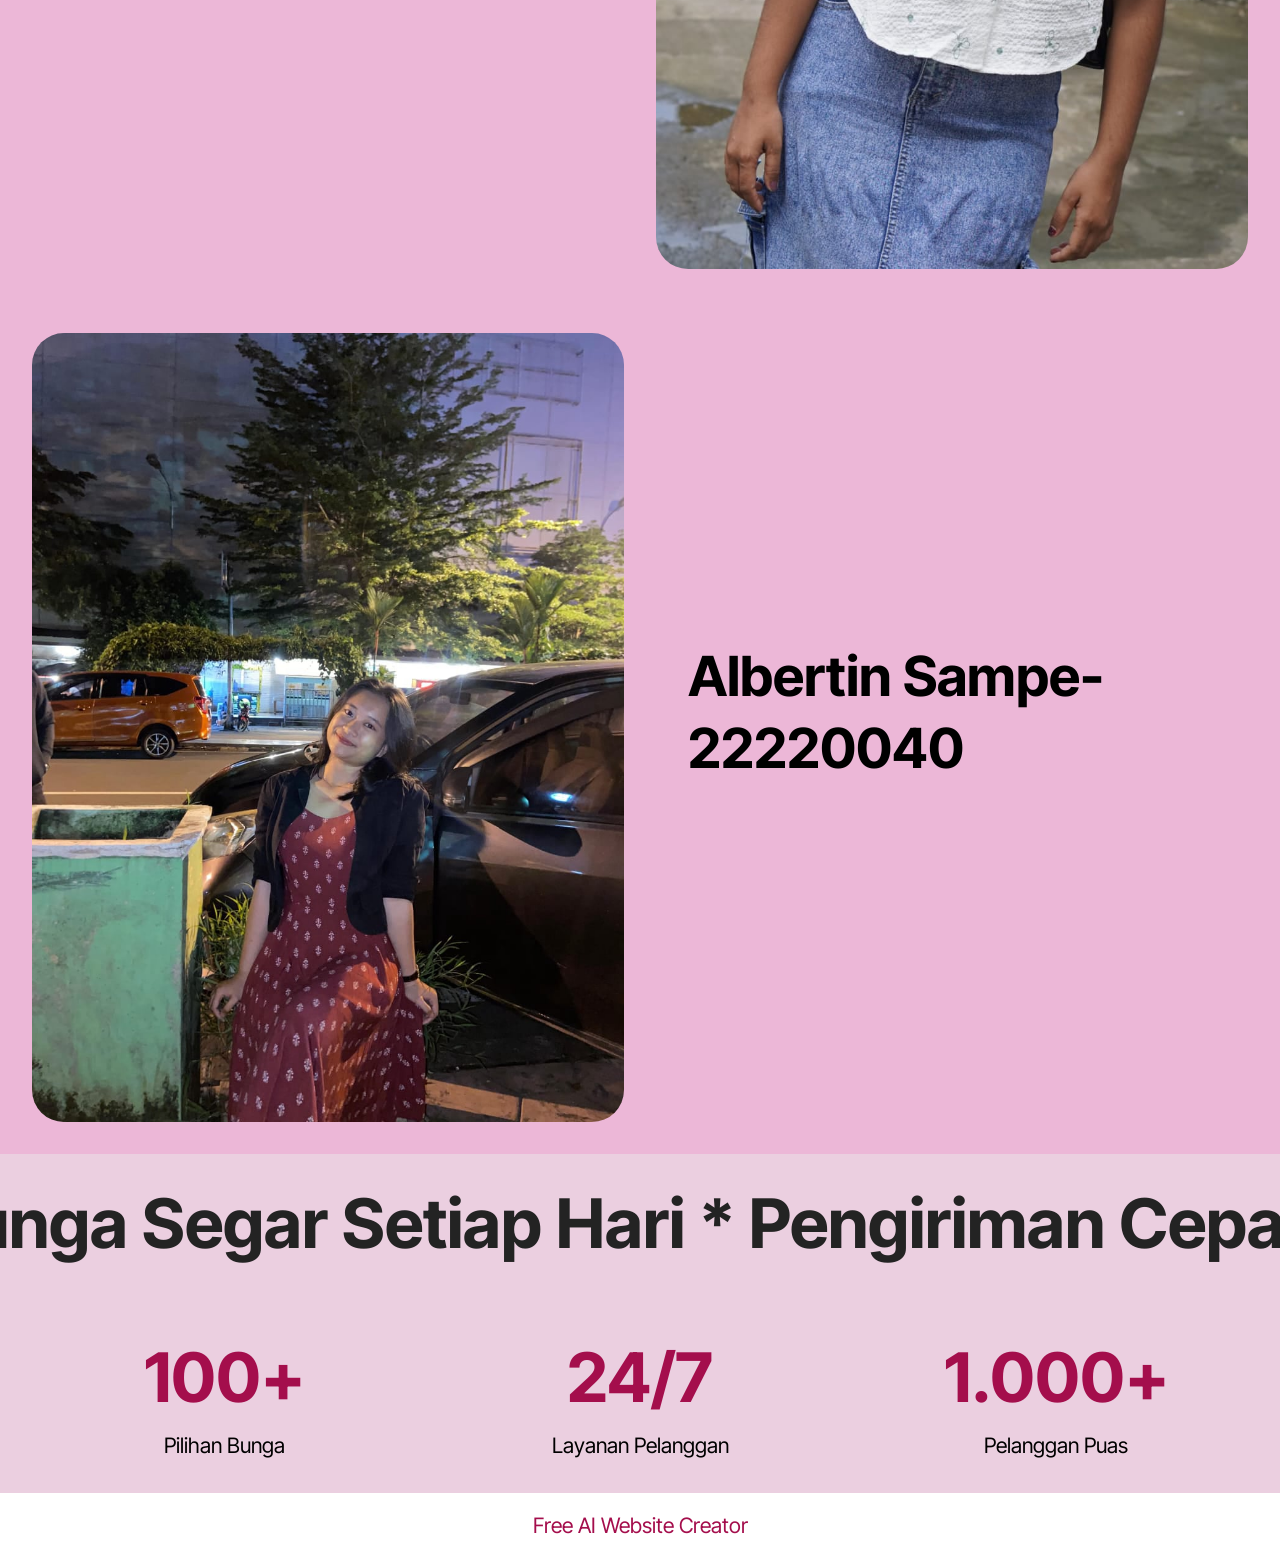
<file: page2.html>
<!DOCTYPE html>
<html  >
<head>
  <!-- Site made with Mobirise Website Builder v5.9.18, https://mobirise.com -->
  <meta charset="UTF-8">
  <meta http-equiv="X-UA-Compatible" content="IE=edge">
  <meta name="generator" content="Mobirise v5.9.18, mobirise.com">
  <meta name="viewport" content="width=device-width, initial-scale=1, minimum-scale=1">
  <link rel="shortcut icon" href="assets/images/download-1-206x201.jpg" type="image/x-icon">
  <meta name="description" content="">
  
  
  <title>About</title>
  <link rel="stylesheet" href="assets/web/assets/mobirise-icons2/mobirise2.css">
  <link rel="stylesheet" href="assets/bootstrap/css/bootstrap.min.css">
  <link rel="stylesheet" href="assets/bootstrap/css/bootstrap-grid.min.css">
  <link rel="stylesheet" href="assets/bootstrap/css/bootstrap-reboot.min.css">
  <link rel="stylesheet" href="assets/dropdown/css/style.css">
  <link rel="stylesheet" href="assets/theme/css/style.css">
  <link rel="preload" href="https://fonts.googleapis.com/css2?family=Inter+Tight:wght@400;700&display=swap&display=swap" as="style" onload="this.onload=null;this.rel='stylesheet'">
  <noscript><link rel="stylesheet" href="https://fonts.googleapis.com/css2?family=Inter+Tight:wght@400;700&display=swap&display=swap"></noscript>
  <link rel="preload" as="style" href="assets/mobirise/css/mbr-additional.css?v=TG689c"><link rel="stylesheet" href="assets/mobirise/css/mbr-additional.css?v=TG689c" type="text/css">

  
  
  
</head>
<body>
  
  <section data-bs-version="5.1" class="menu menu2 cid-uuAt0u6nEp" once="menu" id="menu02-b">
	

	<nav class="navbar navbar-dropdown navbar-fixed-top navbar-expand-lg">
		<div class="container">
			<div class="navbar-brand">
				<span class="navbar-logo">
					<a href="index.html">
						<img src="assets/images/download-1-206x201.jpg" alt="Mobirise Website Builder" style="height: 4.3rem;">
					</a>
				</span>
				<span class="navbar-caption-wrap"><a class="navbar-caption text-black text-primary display-4" href="index.html">Toko Bunga</a></span>
			</div>
			<button class="navbar-toggler" type="button" data-toggle="collapse" data-bs-toggle="collapse" data-target="#navbarSupportedContent" data-bs-target="#navbarSupportedContent" aria-controls="navbarNavAltMarkup" aria-expanded="false" aria-label="Toggle navigation">
				<div class="hamburger">
					<span></span>
					<span></span>
					<span></span>
					<span></span>
				</div>
			</button>
			<div class="collapse navbar-collapse" id="navbarSupportedContent">
				<ul class="navbar-nav nav-dropdown" data-app-modern-menu="true"><li class="nav-item">
						<a class="nav-link link text-black text-primary display-4" href="page4.html"><br>Home<br><br></a>
					</li><li class="nav-item"><a class="nav-link link text-black text-primary display-4" href="page1.html"><br>Produk<br><br><br></a></li><li class="nav-item"><a class="nav-link link text-black text-primary display-4" href="page2.html"><br>About</a></li></ul>
				
				<div class="navbar-buttons mbr-section-btn"><a class="btn btn-primary display-4" href="page5.html">Contact<br></a></div>
			</div>
		</div>
	</nav>
</section>

<section data-bs-version="5.1" class="start article4 cid-uuOXhLAeTc" id="article04-g">
	

	
	<div class="mbr-overlay" style="opacity: 0.8; background-color: rgb(255, 255, 255);"></div>

	<div class="container">
		<div class="row justify-content-center">
			<div class="col-12 col-md-12 col-lg-6 image-wrapper">
				<img class="w-100" src="assets/images/save-follow-my-account-736x736.jpg" alt="Mobirise Website Builder">
			</div>
			<div class="col-12 col-md-12 col-lg">
				<div class="text-wrapper align-left">
					<h1 class="mbr-section-title mbr-fonts-style mb-4 display-2"><strong>Tentang Toko Bunga</strong></h1>
					<p class="mbr-text mbr-fonts-style mb-4 display-7">Selamat datang di Toko Bunga Kami, tempat di mana keindahan dan kreativitas bertemu! Kami percaya bahwa setiap bunga memiliki cerita untuk diceritakan.
<br>
<br>Misi kami adalah menyebarkan kebahagiaan melalui rangkaian bunga yang menakjubkan. Dari pernikahan hingga acara spesial, kami siap membantu Anda membuat momen tak terlupakan.
<br>
<br>Kami berkomitmen untuk memberikan pelayanan terbaik dan produk berkualitas tinggi. Jadi, jangan ragu untuk menjelajahi dunia bunga bersama kami!.
					</p>
					
				</div>
			</div>
		</div>
	</div>
</section>

<section data-bs-version="5.1" class="features38 cid-uyIC376TT1" id="features038-z">
    

    
    

    <div class="container">
        <div class="row justify-content-center">
            <div class="col-12 col-md-12 col-lg">
                <div class="text-wrapper align-left">
                    <h1 class="mbr-section-title mbr-fonts-style mb-4 display-2"><strong>Restriani Yustina Bulu-22220014</strong></h1>
                    
                    
                </div>
            </div>
            <div class="col-12 col-md-12 col-lg-6 image-wrapper">
                <img class="w-100" src="assets/images/whatsapp-image-2025-01-02-at-17.43.58-1-899x1599.jpg" alt="Mobirise Website Builder">
            </div>
        </div>
        <div class="row row-reverse justify-content-center">

            <div class="col-12 col-md-12 col-lg">
                <div class="text-wrapper align-left">
                    <h1 class="mbr-section-title mbr-fonts-style mb-4 display-2"><strong>Albertin Sampe-22220040</strong></h1>
                    
                    
                </div>
            </div>
            <div class="col-12 col-md-12 col-lg-6 image-wrapper">
                <img class="w-100" src="assets/images/whatsapp-image-2025-01-02-at-17.46.40-960x1280.jpg" alt="Mobirise Website Builder">
            </div>
        </div>
        
    </div>
</section>

<section data-bs-version="5.1" class="gallery10 cid-uvw4Vb1T3K" id="gallery10-r">
  


  <div class="container-fluid">

      <div class="loop-container">
        <div class="item display-1" data-linewords="Bunga Segar Setiap Hari * Pengiriman Cepat dan Aman * " data-direction="-1" data-speed="0.05">☁️ Best offers ☁️ Free delivery ☁️ Perfect design ☁️ Comfort ☁️ Support 24/7 ☁️ Vibes</div>

        <div class="item display-1" data-linewords="Bunga Segar Setiap Hari * Pengiriman Cepat dan Aman * " data-direction="-1" data-speed="0.05">☁️ Best offers ☁️ Free delivery ☁️ Perfect design ☁️ Comfort ☁️ Support 24/7 ☁️ Vibes</div>
      </div>
    
  </div>
</section>

<section data-bs-version="5.1" class="features10 cid-uuOUW4D3jd" id="features010-e">
  

  
  
  <div class="container">
    
    <div class="row justify-content-center">
      <div class="item features-without-image col-12 col-md-6 col-lg-4">
        <div class="item-wrapper">
          <div class="card-box align-left">
            
            <p class="card-title mbr-fonts-style mb-3 display-1">
              <strong>100+</strong>
            </p>
            <p class="card-text mbr-fonts-style mb-3 display-7">Pilihan Bunga</p>
            
          </div>
        </div>
      </div>
      <div class="item features-without-image col-12 col-md-6 col-lg-4">
        <div class="item-wrapper">
          <div class="card-box align-left">
            
            <p class="card-title mbr-fonts-style mb-3 display-1">
              <strong>24/7</strong>
            </p>
            <p class="card-text mbr-fonts-style mb-3 display-7">Layanan Pelanggan</p>
            
          </div>
        </div>
      </div>
      <div class="item features-without-image col-12 col-md-6 col-lg-4">
        <div class="item-wrapper">
          <div class="card-box align-left">
            
            <p class="card-title mbr-fonts-style mb-3 display-1">
              <strong>1.000+</strong>
            </p>
            <p class="card-text mbr-fonts-style mb-3 display-7">Pelanggan Puas</p>
            
          </div>
        </div>
      </div>
    </div>
  </div>
</section><section class="display-7" style="padding: 0;align-items: center;justify-content: center;flex-wrap: wrap;    align-content: center;display: flex;position: relative;height: 4rem;"><a href="https://mobiri.se/3591663" style="flex: 1 1;height: 4rem;position: absolute;width: 100%;z-index: 1;"><img alt="" style="height: 4rem;" src="[data-uri]"></a><p style="margin: 0;text-align: center;" class="display-7">&#8204;</p><a style="z-index:1" href="https://mobirise.com/builder/ai-website-creator.html">Free AI Website Creator</a></section><script src="assets/bootstrap/js/bootstrap.bundle.min.js"></script>  <script src="assets/smoothscroll/smooth-scroll.js"></script>  <script src="assets/ytplayer/index.js"></script>  <script src="assets/dropdown/js/navbar-dropdown.js"></script>  <script src="assets/theme/js/script.js"></script>  
  
  
</body>
</html>
</file>
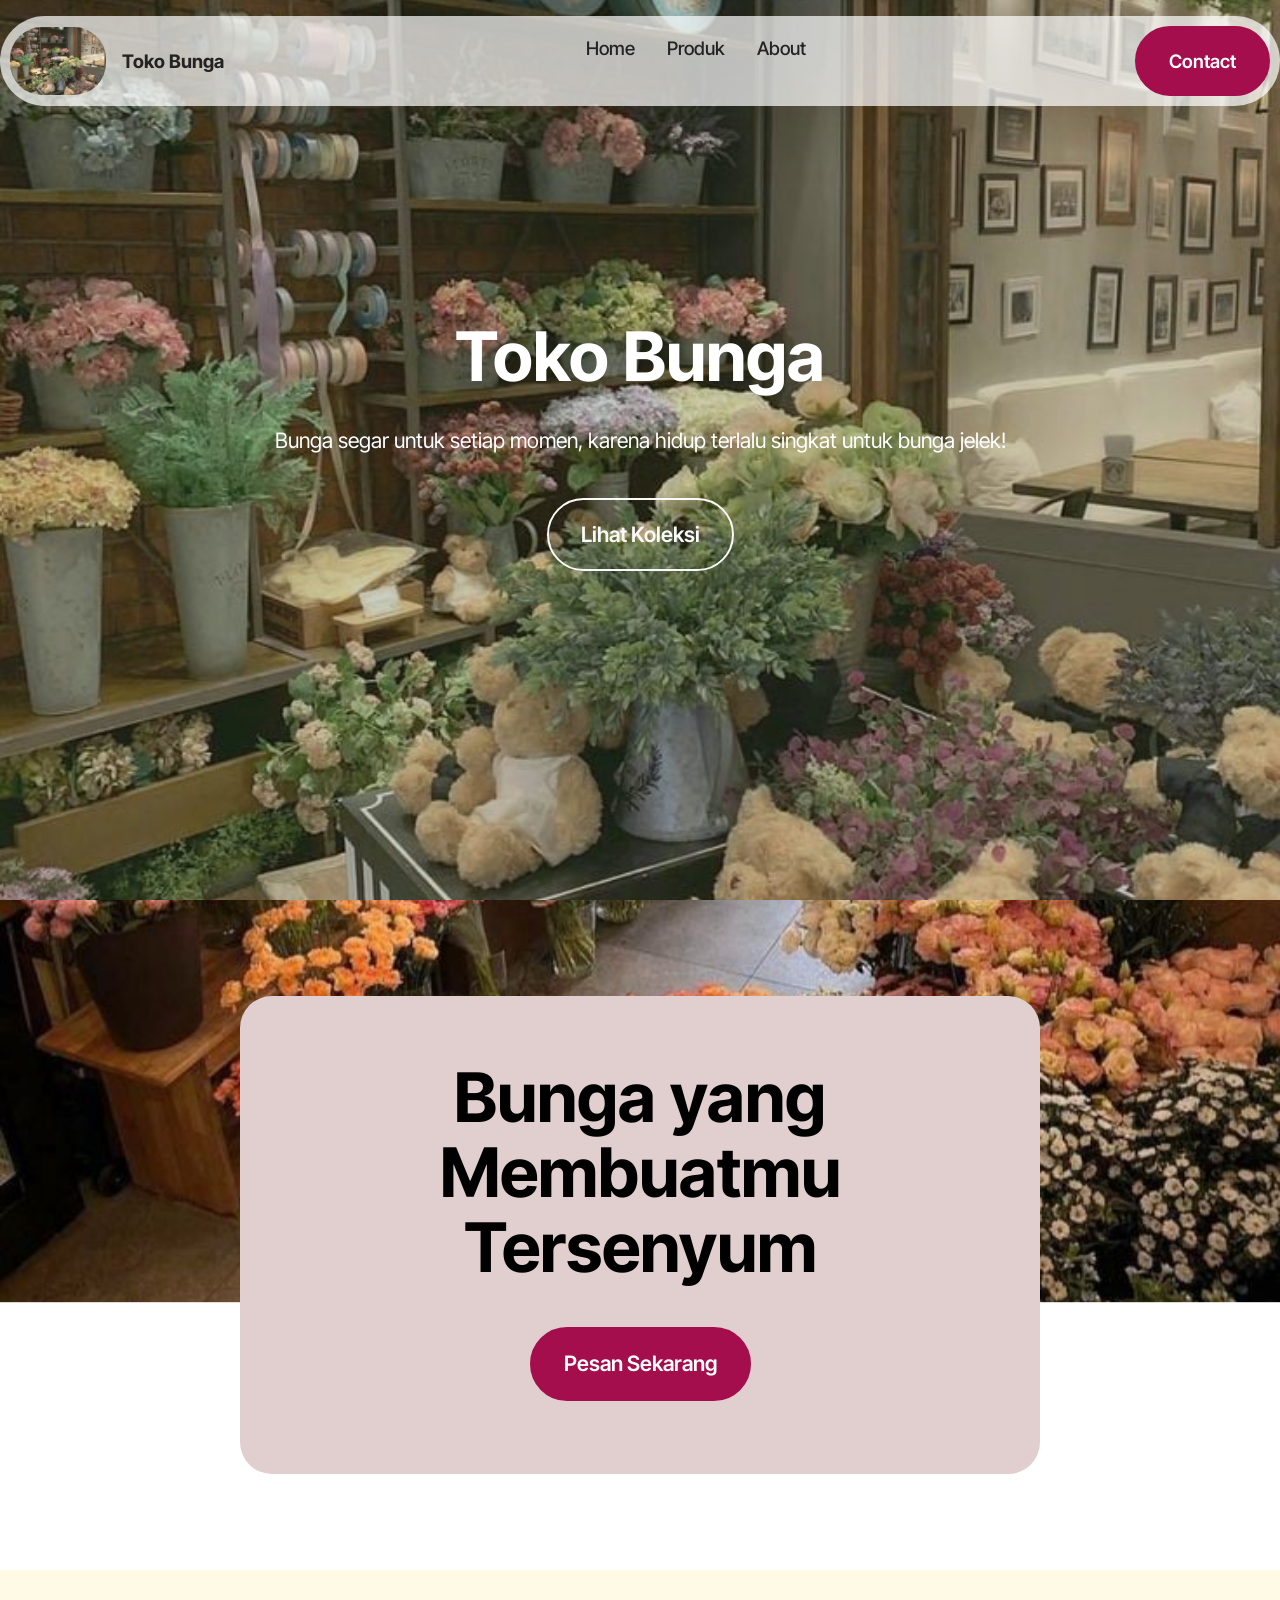
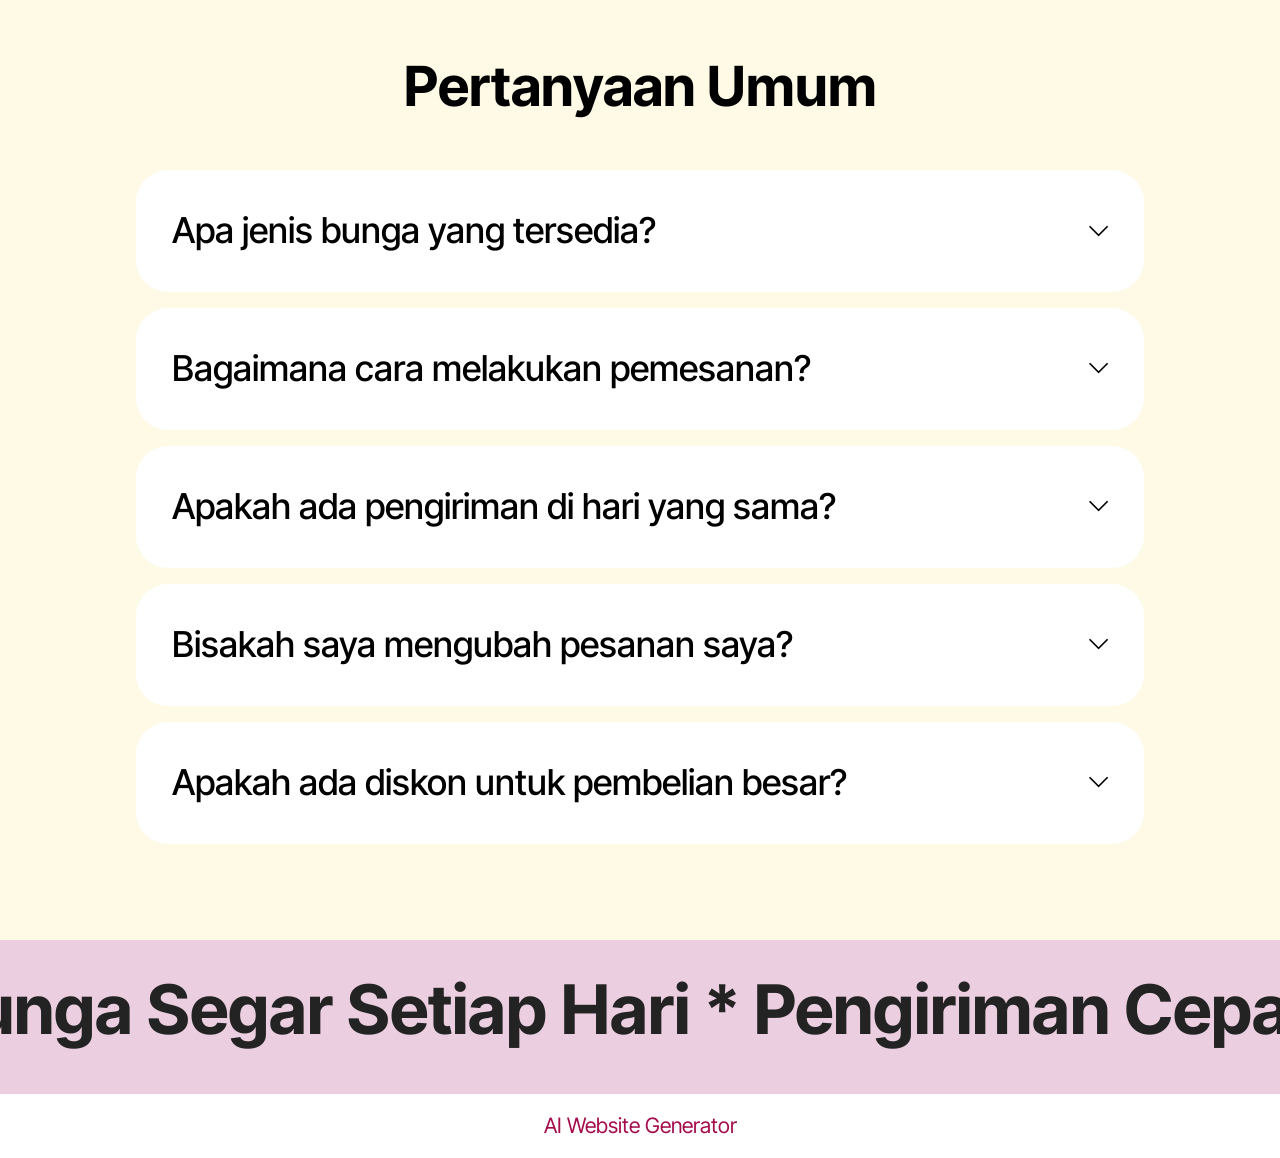
<file: page4.html>
<!DOCTYPE html>
<html  >
<head>
  <!-- Site made with Mobirise Website Builder v5.9.18, https://mobirise.com -->
  <meta charset="UTF-8">
  <meta http-equiv="X-UA-Compatible" content="IE=edge">
  <meta name="generator" content="Mobirise v5.9.18, mobirise.com">
  <meta name="viewport" content="width=device-width, initial-scale=1, minimum-scale=1">
  <link rel="shortcut icon" href="assets/images/download-1-206x201.jpg" type="image/x-icon">
  <meta name="description" content="Selamat datang di Toko Bunga kami! Temukan berbagai jenis bunga segar dan produk terkait untuk setiap kesempatan. Pesan sekarang dan hiasi momen spesial Anda.">
  
  
  <title>Home</title>
  <link rel="stylesheet" href="assets/web/assets/mobirise-icons2/mobirise2.css">
  <link rel="stylesheet" href="assets/bootstrap/css/bootstrap.min.css">
  <link rel="stylesheet" href="assets/bootstrap/css/bootstrap-grid.min.css">
  <link rel="stylesheet" href="assets/bootstrap/css/bootstrap-reboot.min.css">
  <link rel="stylesheet" href="assets/parallax/jarallax.css">
  <link rel="stylesheet" href="assets/dropdown/css/style.css">
  <link rel="stylesheet" href="assets/theme/css/style.css">
  <link rel="preload" href="https://fonts.googleapis.com/css2?family=Inter+Tight:wght@400;700&display=swap&display=swap" as="style" onload="this.onload=null;this.rel='stylesheet'">
  <noscript><link rel="stylesheet" href="https://fonts.googleapis.com/css2?family=Inter+Tight:wght@400;700&display=swap&display=swap"></noscript>
  <link rel="preload" as="style" href="assets/mobirise/css/mbr-additional.css?v=rQz9r0"><link rel="stylesheet" href="assets/mobirise/css/mbr-additional.css?v=rQz9r0" type="text/css">

  
  
  
</head>
<body>
  
  <section data-bs-version="5.1" class="menu menu2 cid-uvvYFRoldb" once="menu" id="menu02-k">
	

	<nav class="navbar navbar-dropdown navbar-fixed-top navbar-expand-lg">
		<div class="container">
			<div class="navbar-brand">
				<span class="navbar-logo">
					<a href="index.html">
						<img src="assets/images/download-1-206x201.jpg" alt="Mobirise Website Builder" style="height: 4.3rem;">
					</a>
				</span>
				<span class="navbar-caption-wrap"><a class="navbar-caption text-black text-primary display-4" href="index.html">Toko Bunga</a></span>
			</div>
			<button class="navbar-toggler" type="button" data-toggle="collapse" data-bs-toggle="collapse" data-target="#navbarSupportedContent" data-bs-target="#navbarSupportedContent" aria-controls="navbarNavAltMarkup" aria-expanded="false" aria-label="Toggle navigation">
				<div class="hamburger">
					<span></span>
					<span></span>
					<span></span>
					<span></span>
				</div>
			</button>
			<div class="collapse navbar-collapse" id="navbarSupportedContent">
				<ul class="navbar-nav nav-dropdown" data-app-modern-menu="true"><li class="nav-item">
						<a class="nav-link link text-black text-primary display-4" href="page4.html"><br>Home<br><br></a>
					</li><li class="nav-item"><a class="nav-link link text-black text-primary display-4" href="page1.html"><br>Produk<br><br><br></a></li><li class="nav-item"><a class="nav-link link text-black text-primary display-4" href="page2.html"><br>About</a></li></ul>
				
				<div class="navbar-buttons mbr-section-btn"><a class="btn btn-primary display-4" href="page5.html">Contact<br></a></div>
			</div>
		</div>
	</nav>
</section>

<section data-bs-version="5.1" class="header18 cid-uvvYFRYANc mbr-fullscreen mbr-parallax-background" id="header18-l">
  

  <div class="mbr-overlay" style="opacity: 0.2; background-color: rgb(15, 25, 4);"></div>
  <div class="container-fluid">
    <div class="row">
      <div class="content-wrap col-12 col-md-12">
        <h1 class="mbr-section-title mbr-fonts-style mbr-white mb-4 display-1">
          <strong>Toko Bunga</strong>
        </h1>
        
        <p class="mbr-fonts-style mbr-text mbr-white mb-4 display-7">Bunga segar untuk setiap momen, karena hidup terlalu singkat untuk bunga jelek!</p>
        <div class="mbr-section-btn"><a class="btn btn-white-outline display-7" href="page1.html">Lihat Koleksi</a></div>
      </div>
    </div>
  </div>
</section>

<section data-bs-version="5.1" class="header14 cid-uvvYFSpJq8 mbr-parallax-background" id="header14-m">
	

	
	
	<div class="container">
		<div class="row justify-content-center">
			<div class="card col-12 col-md-12 col-lg-8">
				<div class="card-wrapper">
					<div class="card-box align-center">
						<h1 class="card-title mbr-fonts-style mb-4 display-1">
							<strong>Bunga yang Membuatmu Tersenyum</strong>
						</h1>
						
						<div class="mbr-section-btn mt-4"><a class="btn btn-primary display-7" href="page1.html">Pesan Sekarang</a></div>
					</div>
				</div>
			</div>
		</div>
	</div>
</section>

<section data-bs-version="5.1" class="list1 cid-uvvYFSLmBa" id="list01-n">
    
    
    <div class="container">
        <div class="row justify-content-center">
            <div class="col-12 col-md-12 col-lg-10 m-auto">
                <div class="content">
                    <div class="row justify-content-center mb-5">
                        <div class="col-12 content-head">
                            <div class="mbr-section-head">
                                <h4 class="mbr-section-title mbr-fonts-style align-center mb-0 display-2">
                                    <strong>Pertanyaan Umum</strong>
                                </h4>
                                
                            </div>
                        </div>
                    </div>
                    <div id="bootstrap-accordion_18" class="panel-group accordionStyles accordion" role="tablist" aria-multiselectable="true">
                        <div class="card">
                            <div class="card-header" role="tab" id="headingOne">
                                <a role="button" class="panel-title collapsed" data-toggle="collapse" data-bs-toggle="collapse" data-core="" href="#collapse1_18" aria-expanded="false" aria-controls="collapse1">
                                    <h6 class="panel-title-edit mbr-semibold mbr-fonts-style mb-0 display-5">Apa jenis bunga yang tersedia?</h6>
                                    <span class="sign mbr-iconfont mobi-mbri-arrow-down"></span>
                                </a>
                            </div>
                            <div id="collapse1_18" class="panel-collapse noScroll collapse" role="tabpanel" aria-labelledby="headingOne" data-parent="#accordion" data-bs-parent="#bootstrap-accordion_18">
                                <div class="panel-body">
                                    <p class="mbr-fonts-style panel-text display-7">Kami memiliki berbagai jenis bunga segar, dari mawar hingga anggrek!</p>
                                </div>
                            </div>
                        </div>
                        <div class="card">
                            <div class="card-header" role="tab" id="headingOne">
                                <a role="button" class="panel-title collapsed" data-toggle="collapse" data-bs-toggle="collapse" data-core="" href="#collapse2_18" aria-expanded="false" aria-controls="collapse2">
                                    <h6 class="panel-title-edit mbr-semibold mbr-fonts-style mb-0 display-5">Bagaimana cara melakukan pemesanan?</h6>
                                    <span class="sign mbr-iconfont mobi-mbri-arrow-down"></span>
                                </a>
                            </div>
                            <div id="collapse2_18" class="panel-collapse noScroll collapse" role="tabpanel" aria-labelledby="headingOne" data-parent="#accordion" data-bs-parent="#bootstrap-accordion_18">
                                <div class="panel-body">
                                    <p class="mbr-fonts-style panel-text display-7">Pilih bunga, masukkan ke keranjang, dan bayar!</p>
                                </div>
                            </div>
                        </div>
                        <div class="card">
                            <div class="card-header" role="tab" id="headingOne">
                                <a role="button" class="panel-title collapsed" data-toggle="collapse" data-bs-toggle="collapse" data-core="" href="#collapse3_18" aria-expanded="false" aria-controls="collapse3">
                                    <h6 class="panel-title-edit mbr-semibold mbr-fonts-style mb-0 display-5">Apakah ada pengiriman di hari yang sama?</h6>
                                    <span class="sign mbr-iconfont mobi-mbri-arrow-down"></span>
                                </a>
                            </div>
                            <div id="collapse3_18" class="panel-collapse noScroll collapse" role="tabpanel" aria-labelledby="headingOne" data-parent="#accordion" data-bs-parent="#bootstrap-accordion_18">
                                <div class="panel-body">
                                    <p class="mbr-fonts-style panel-text display-7">Ya, kami menawarkan pengiriman cepat di hari yang sama!</p>
                                </div>
                            </div>
                        </div>
                        <div class="card">
                            <div class="card-header" role="tab" id="headingOne">
                                <a role="button" class="panel-title collapsed" data-toggle="collapse" data-bs-toggle="collapse" data-core="" href="#collapse4_18" aria-expanded="false" aria-controls="collapse4">
                                    <h6 class="panel-title-edit mbr-semibold mbr-fonts-style mb-0 display-5">Bisakah saya mengubah pesanan saya?</h6>
                                    <span class="sign mbr-iconfont mobi-mbri-arrow-down"></span>
                                </a>
                            </div>
                            <div id="collapse4_18" class="panel-collapse noScroll collapse" role="tabpanel" aria-labelledby="headingOne" data-parent="#accordion" data-bs-parent="#bootstrap-accordion_18">
                                <div class="panel-body">
                                    <p class="mbr-fonts-style panel-text display-7">Tentu saja! Hubungi kami secepatnya untuk perubahan.</p>
                                </div>
                            </div>
                        </div>
                        <div class="card">
                            <div class="card-header" role="tab" id="headingOne">
                                <a role="button" class="panel-title collapsed" data-toggle="collapse" data-bs-toggle="collapse" data-core="" href="#collapse5_18" aria-expanded="false" aria-controls="collapse5">
                                    <h6 class="panel-title-edit mbr-semibold mbr-fonts-style mb-0 display-5">Apakah ada diskon untuk pembelian besar?</h6>
                                    <span class="sign mbr-iconfont mobi-mbri-arrow-down"></span>
                                </a>
                            </div>
                            <div id="collapse5_18" class="panel-collapse noScroll collapse" role="tabpanel" aria-labelledby="headingOne" data-parent="#accordion" data-bs-parent="#bootstrap-accordion_18">
                                <div class="panel-body">
                                    <p class="mbr-fonts-style panel-text display-7">Ya, kami memberikan diskon untuk pembelian dalam jumlah besar!</p>
                                </div>
                            </div>
                        </div>
                        
                    </div>
                </div>
            </div>
        </div>
    </div>
</section>

<section data-bs-version="5.1" class="gallery10 cid-uvvYFTisiC" id="gallery10-o">
  


  <div class="container-fluid">

      <div class="loop-container">
        <div class="item display-1" data-linewords="Bunga Segar Setiap Hari * Pengiriman Cepat dan Aman * " data-direction="-1" data-speed="0.05">☁️ Best offers ☁️ Free delivery ☁️ Perfect design ☁️ Comfort ☁️ Support 24/7 ☁️ Vibes</div>

        <div class="item display-1" data-linewords="Bunga Segar Setiap Hari * Pengiriman Cepat dan Aman * " data-direction="-1" data-speed="0.05">☁️ Best offers ☁️ Free delivery ☁️ Perfect design ☁️ Comfort ☁️ Support 24/7 ☁️ Vibes</div>
      </div>
    
  </div>
</section><section class="display-7" style="padding: 0;align-items: center;justify-content: center;flex-wrap: wrap;    align-content: center;display: flex;position: relative;height: 4rem;"><a href="https://mobiri.se/3591663" style="flex: 1 1;height: 4rem;position: absolute;width: 100%;z-index: 1;"><img alt="" style="height: 4rem;" src="[data-uri]"></a><p style="margin: 0;text-align: center;" class="display-7">&#8204;</p><a style="z-index:1" href="https://mobirise.com/builder/ai-website-generator.html">AI Website Generator</a></section><script src="assets/bootstrap/js/bootstrap.bundle.min.js"></script>  <script src="assets/parallax/jarallax.js"></script>  <script src="assets/smoothscroll/smooth-scroll.js"></script>  <script src="assets/ytplayer/index.js"></script>  <script src="assets/dropdown/js/navbar-dropdown.js"></script>  <script src="assets/mbr-switch-arrow/mbr-switch-arrow.js"></script>  <script src="assets/theme/js/script.js"></script>  
  
  
</body>
</html>
</file>
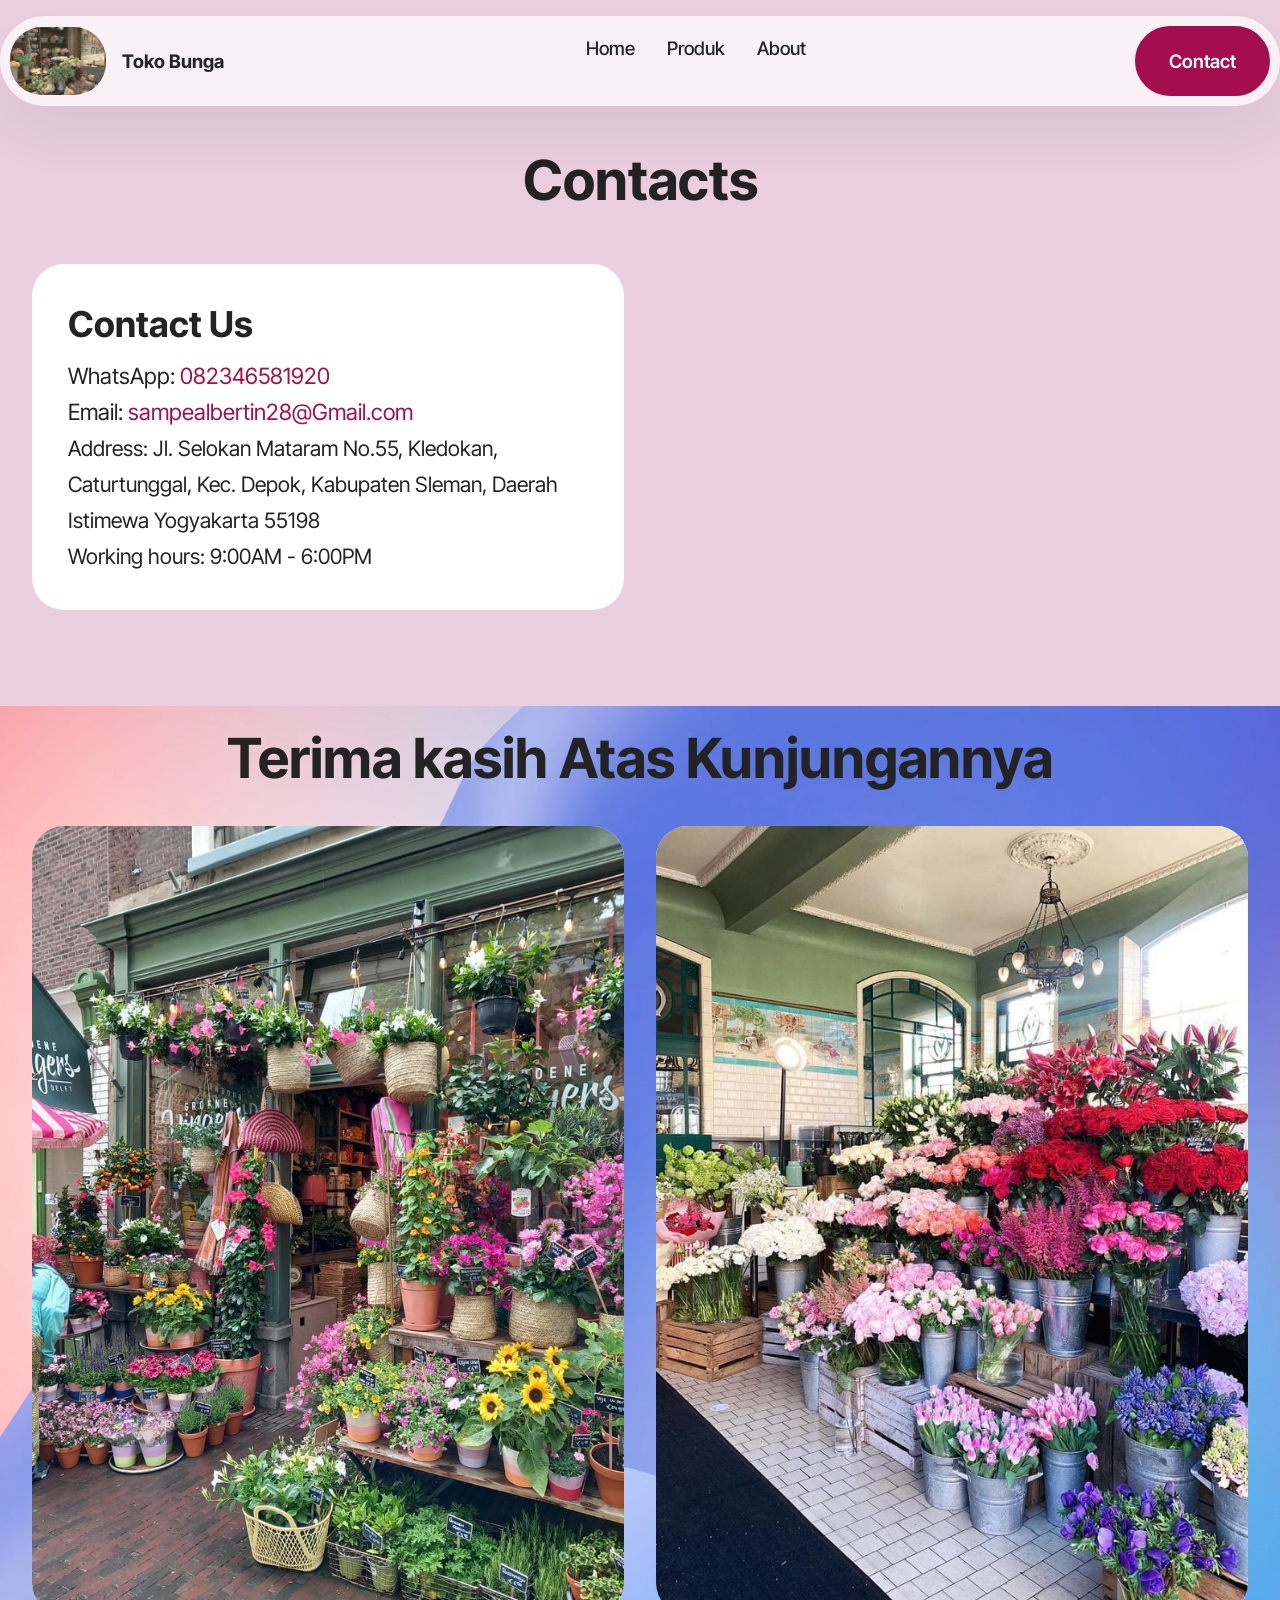
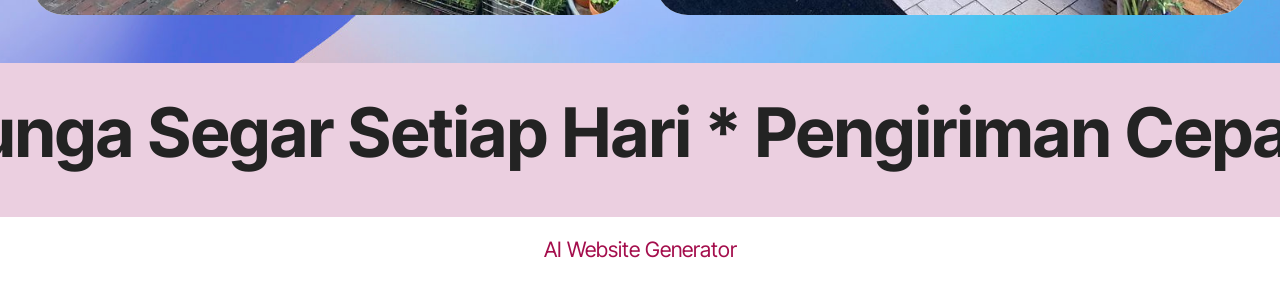
<file: page5.html>
<!DOCTYPE html>
<html  >
<head>
  <!-- Site made with Mobirise Website Builder v5.9.18, https://mobirise.com -->
  <meta charset="UTF-8">
  <meta http-equiv="X-UA-Compatible" content="IE=edge">
  <meta name="generator" content="Mobirise v5.9.18, mobirise.com">
  <meta name="viewport" content="width=device-width, initial-scale=1, minimum-scale=1">
  <link rel="shortcut icon" href="assets/images/download-1-206x201.jpg" type="image/x-icon">
  <meta name="description" content="">
  
  
  <title>Contact</title>
  <link rel="stylesheet" href="assets/web/assets/mobirise-icons2/mobirise2.css">
  <link rel="stylesheet" href="assets/bootstrap/css/bootstrap.min.css">
  <link rel="stylesheet" href="assets/bootstrap/css/bootstrap-grid.min.css">
  <link rel="stylesheet" href="assets/bootstrap/css/bootstrap-reboot.min.css">
  <link rel="stylesheet" href="assets/dropdown/css/style.css">
  <link rel="stylesheet" href="assets/theme/css/style.css">
  <link rel="preload" href="https://fonts.googleapis.com/css2?family=Inter+Tight:wght@400;700&display=swap&display=swap" as="style" onload="this.onload=null;this.rel='stylesheet'">
  <noscript><link rel="stylesheet" href="https://fonts.googleapis.com/css2?family=Inter+Tight:wght@400;700&display=swap&display=swap"></noscript>
  <link rel="preload" as="style" href="assets/mobirise/css/mbr-additional.css?v=x86lRt"><link rel="stylesheet" href="assets/mobirise/css/mbr-additional.css?v=x86lRt" type="text/css">

  
  
  
</head>
<body>
  
  <section data-bs-version="5.1" class="menu menu2 cid-uuAt0u6nEp" once="menu" id="menu02-s">
	

	<nav class="navbar navbar-dropdown navbar-fixed-top navbar-expand-lg">
		<div class="container">
			<div class="navbar-brand">
				<span class="navbar-logo">
					<a href="index.html">
						<img src="assets/images/download-1-206x201.jpg" alt="Mobirise Website Builder" style="height: 4.3rem;">
					</a>
				</span>
				<span class="navbar-caption-wrap"><a class="navbar-caption text-black text-primary display-4" href="index.html">Toko Bunga</a></span>
			</div>
			<button class="navbar-toggler" type="button" data-toggle="collapse" data-bs-toggle="collapse" data-target="#navbarSupportedContent" data-bs-target="#navbarSupportedContent" aria-controls="navbarNavAltMarkup" aria-expanded="false" aria-label="Toggle navigation">
				<div class="hamburger">
					<span></span>
					<span></span>
					<span></span>
					<span></span>
				</div>
			</button>
			<div class="collapse navbar-collapse" id="navbarSupportedContent">
				<ul class="navbar-nav nav-dropdown" data-app-modern-menu="true"><li class="nav-item">
						<a class="nav-link link text-black text-primary display-4" href="page4.html"><br>Home<br><br></a>
					</li><li class="nav-item"><a class="nav-link link text-black text-primary display-4" href="page1.html"><br>Produk<br><br><br></a></li><li class="nav-item"><a class="nav-link link text-black text-primary display-4" href="page2.html"><br>About</a></li></ul>
				
				<div class="navbar-buttons mbr-section-btn"><a class="btn btn-primary display-4" href="page5.html">Contact<br></a></div>
			</div>
		</div>
	</nav>
</section>

<section data-bs-version="5.1" class="contacts02 map1 cid-uvw5kk6tPe" id="contacts02-t">

    

    
    <div class="container">
        <div class="row justify-content-center">
            <div class="col-12 content-head">
                <div class="mbr-section-head mb-5">
                    <h3 class="mbr-section-title mbr-fonts-style align-center mb-0 display-2">
                        <strong>Contacts</strong>
                    </h3>
                    
                </div>
            </div>
        </div>
        <div class="row justify-content-center">
            <div class="card col-12 col-md-12 col-lg-6">
                <div class="card-wrapper">
                    <div class="text-wrapper">
                        <h5 class="cardTitle mbr-fonts-style mb-2 display-5"><strong>Contact Us</strong>
                        </h5>
                        <ul class="list mbr-fonts-style display-7">
                            <li class="mbr-text item-wrap"><span style="font-size: 1.4rem;">WhatsApp: </span><a href="https://wa.me/082346581920" class="text-primary" style="font-size: 1.4rem;">0</a><span style="font-size: 1.4rem;"><a href="https://wa.me/082346581920" class="text-primary">82346581920</a></span></li><li class="mbr-text item-wrap"><span style="font-size: 1.4rem;">Email: <a href="mailto:sampealbertin28@Gmail.com" class="text-primary">sampealbertin28@Gmail.com</a></span><br></li>
                            <li class="mbr-text item-wrap">Address: Jl. Selokan Mataram No.55, Kledokan, Caturtunggal, Kec. Depok, Kabupaten Sleman, Daerah Istimewa Yogyakarta 55198</li>
                            <li class="mbr-text item-wrap">Working hours: 9:00AM - 6:00PM</li>
                        </ul>
                    </div>
                </div>
            </div>
            <div class="map-wrapper col-md-12 col-lg-6">
                <div class="google-map"><iframe frameborder="0" style="border:0" src="https://www.google.com/maps/embed/v1/place?key=AIzaSyCt1265A4qvZy9HKUeA8J15AOC4SrCyZe4&amp;q=Jl. Selokan Mataram No.55, Kledokan, Caturtunggal, Kec. Depok, Kabupaten Sleman, Daerah Istimewa Yogyakarta 55198" allowfullscreen=""></iframe></div>
            </div>
        </div>
    </div>
</section>

<section data-bs-version="5.1" class="content1 cid-uvw8F7ht2o" id="content1-w">
    
    <div class="mbr-overlay"></div>
    <div class="container">
        <div class="mbr-section-head">
            <h4 class="mbr-section-title mbr-fonts-style align-center mb-0 display-2"><strong>Terima kasih Atas Kunjungannya</strong></h4>
            
        </div>
        <div class="row mt-4">
            <div class="item features-image сol-12 col-md-6 col-lg-6">
                <div class="item-wrapper">
                    <div class="item-img">
                        <img src="assets/images/flowershop-736x981.jpg" alt="Mobirise Website Builder" title="">
                    </div>
                    
                    
                </div>
            </div>
            <div class="item features-image сol-12 col-md-6 col-lg-6">
                <div class="item-wrapper">
                    <div class="item-img">
                        <img src="assets/images/download-1-736x920.jpg" alt="Mobirise Website Builder" title="">
                    </div>
                    
                    
                </div>
            </div>


        </div>
    </div>
</section>

<section data-bs-version="5.1" class="gallery10 cid-uvw71efCzW" id="gallery10-u">
  


  <div class="container-fluid">

      <div class="loop-container">
        <div class="item display-1" data-linewords="Bunga Segar Setiap Hari * Pengiriman Cepat dan Aman * " data-direction="-1" data-speed="0.05">☁️ Best offers ☁️ Free delivery ☁️ Perfect design ☁️ Comfort ☁️ Support 24/7 ☁️ Vibes</div>

        <div class="item display-1" data-linewords="Bunga Segar Setiap Hari * Pengiriman Cepat dan Aman * " data-direction="-1" data-speed="0.05">☁️ Best offers ☁️ Free delivery ☁️ Perfect design ☁️ Comfort ☁️ Support 24/7 ☁️ Vibes</div>
      </div>
    
  </div>
</section><section class="display-7" style="padding: 0;align-items: center;justify-content: center;flex-wrap: wrap;    align-content: center;display: flex;position: relative;height: 4rem;"><a href="https://mobiri.se/3591663" style="flex: 1 1;height: 4rem;position: absolute;width: 100%;z-index: 1;"><img alt="" style="height: 4rem;" src="[data-uri]"></a><p style="margin: 0;text-align: center;" class="display-7">&#8204;</p><a style="z-index:1" href="https://mobirise.com/builder/ai-website-generator.html">AI Website Generator</a></section><script src="assets/bootstrap/js/bootstrap.bundle.min.js"></script>  <script src="assets/smoothscroll/smooth-scroll.js"></script>  <script src="assets/ytplayer/index.js"></script>  <script src="assets/dropdown/js/navbar-dropdown.js"></script>  <script src="assets/theme/js/script.js"></script>  
  
  
</body>
</html>
</file>
<file: assets/web/assets/mobirise-icons2/mobirise2.css>
@font-face {
  font-family: 'Moririse2';
  font-display: swap;
  src:  url('mobirise2.eot?f2bix4');
  src:  url('mobirise2.eot?f2bix4#iefix') format('embedded-opentype'),
    url('mobirise2.ttf?f2bix4') format('truetype'),
    url('mobirise2.woff?f2bix4') format('woff'),
    url('mobirise2.svg?f2bix4#mobirise2') format('svg');
  font-weight: normal;
  font-style: normal;
}

[class^="mobi-"], [class*=" mobi-"] {
  /* use !important to prevent issues with browser extensions that change fonts */
  font-family: 'Moririse2' !important;
  speak: none;
  font-style: normal;
  font-weight: normal;
  font-variant: normal;
  text-transform: none;
  line-height: 1;

  /* Better Font Rendering =========== */
  -webkit-font-smoothing: antialiased;
  -moz-osx-font-smoothing: grayscale;
}

.mobi-mbri-add-submenu:before {
  content: "\e900";
}
.mobi-mbri-alert:before {
  content: "\e901";
}
.mobi-mbri-align-center:before {
  content: "\e902";
}
.mobi-mbri-align-justify:before {
  content: "\e903";
}
.mobi-mbri-align-left:before {
  content: "\e904";
}
.mobi-mbri-align-right:before {
  content: "\e905";
}
.mobi-mbri-android:before {
  content: "\e906";
}
.mobi-mbri-apple:before {
  content: "\e907";
}
.mobi-mbri-arrow-down:before {
  content: "\e908";
}
.mobi-mbri-arrow-next:before {
  content: "\e909";
}
.mobi-mbri-arrow-prev:before {
  content: "\e90a";
}
.mobi-mbri-arrow-up:before {
  content: "\e90b";
}
.mobi-mbri-bold:before {
  content: "\e90c";
}
.mobi-mbri-bookmark:before {
  content: "\e90d";
}
.mobi-mbri-bootstrap:before {
  content: "\e90e";
}
.mobi-mbri-briefcase:before {
  content: "\e90f";
}
.mobi-mbri-browse:before {
  content: "\e910";
}
.mobi-mbri-bulleted-list:before {
  content: "\e911";
}
.mobi-mbri-calendar:before {
  content: "\e912";
}
.mobi-mbri-camera:before {
  content: "\e913";
}
.mobi-mbri-cart-add:before {
  content: "\e914";
}
.mobi-mbri-cart-full:before {
  content: "\e915";
}
.mobi-mbri-cash:before {
  content: "\e916";
}
.mobi-mbri-change-style:before {
  content: "\e917";
}
.mobi-mbri-chat:before {
  content: "\e918";
}
.mobi-mbri-clock:before {
  content: "\e919";
}
.mobi-mbri-close:before {
  content: "\e91a";
}
.mobi-mbri-cloud:before {
  content: "\e91b";
}
.mobi-mbri-code:before {
  content: "\e91c";
}
.mobi-mbri-contact-form:before {
  content: "\e91d";
}
.mobi-mbri-credit-card:before {
  content: "\e91e";
}
.mobi-mbri-cursor-click:before {
  content: "\e91f";
}
.mobi-mbri-cust-feedback:before {
  content: "\e920";
}
.mobi-mbri-database:before {
  content: "\e921";
}
.mobi-mbri-delivery:before {
  content: "\e922";
}
.mobi-mbri-desktop:before {
  content: "\e923";
}
.mobi-mbri-devices:before {
  content: "\e924";
}
.mobi-mbri-down:before {
  content: "\e925";
}
.mobi-mbri-download-2:before {
  content: "\e926";
}
.mobi-mbri-download:before {
  content: "\e927";
}
.mobi-mbri-drag-n-drop-2:before {
  content: "\e928";
}
.mobi-mbri-drag-n-drop:before {
  content: "\e929";
}
.mobi-mbri-edit-2:before {
  content: "\e92a";
}
.mobi-mbri-edit:before {
  content: "\e92b";
}
.mobi-mbri-error:before {
  content: "\e92c";
}
.mobi-mbri-extension:before {
  content: "\e92d";
}
.mobi-mbri-features:before {
  content: "\e92e";
}
.mobi-mbri-file:before {
  content: "\e92f";
}
.mobi-mbri-flag:before {
  content: "\e930";
}
.mobi-mbri-folder:before {
  content: "\e931";
}
.mobi-mbri-gift:before {
  content: "\e932";
}
.mobi-mbri-github:before {
  content: "\e933";
}
.mobi-mbri-globe-2:before {
  content: "\e934";
}
.mobi-mbri-globe:before {
  content: "\e935";
}
.mobi-mbri-growing-chart:before {
  content: "\e936";
}
.mobi-mbri-hearth:before {
  content: "\e937";
}
.mobi-mbri-help:before {
  content: "\e938";
}
.mobi-mbri-home:before {
  content: "\e939";
}
.mobi-mbri-hot-cup:before {
  content: "\e93a";
}
.mobi-mbri-idea:before {
  content: "\e93b";
}
.mobi-mbri-image-gallery:before {
  content: "\e93c";
}
.mobi-mbri-image-slider:before {
  content: "\e93d";
}
.mobi-mbri-info:before {
  content: "\e93e";
}
.mobi-mbri-italic:before {
  content: "\e93f";
}
.mobi-mbri-key:before {
  content: "\e940";
}
.mobi-mbri-laptop:before {
  content: "\e941";
}
.mobi-mbri-layers:before {
  content: "\e942";
}
.mobi-mbri-left-right:before {
  content: "\e943";
}
.mobi-mbri-left:before {
  content: "\e944";
}
.mobi-mbri-letter:before {
  content: "\e945";
}
.mobi-mbri-like:before {
  content: "\e946";
}
.mobi-mbri-link:before {
  content: "\e947";
}
.mobi-mbri-lock:before {
  content: "\e948";
}
.mobi-mbri-login:before {
  content: "\e949";
}
.mobi-mbri-logout:before {
  content: "\e94a";
}
.mobi-mbri-magic-stick:before {
  content: "\e94b";
}
.mobi-mbri-map-pin:before {
  content: "\e94c";
}
.mobi-mbri-menu:before {
  content: "\e94d";
}
.mobi-mbri-mobile-2:before {
  content: "\e94e";
}
.mobi-mbri-mobile-horizontal:before {
  content: "\e94f";
}
.mobi-mbri-mobile:before {
  content: "\e950";
}
.mobi-mbri-mobirise:before {
  content: "\e951";
}
.mobi-mbri-more-horizontal:before {
  content: "\e952";
}
.mobi-mbri-more-vertical:before {
  content: "\e953";
}
.mobi-mbri-music:before {
  content: "\e954";
}
.mobi-mbri-new-file:before {
  content: "\e955";
}
.mobi-mbri-numbered-list:before {
  content: "\e956";
}
.mobi-mbri-opened-folder:before {
  content: "\e957";
}
.mobi-mbri-pages:before {
  content: "\e958";
}
.mobi-mbri-paper-plane:before {
  content: "\e959";
}
.mobi-mbri-paperclip:before {
  content: "\e95a";
}
.mobi-mbri-phone:before {
  content: "\e95b";
}
.mobi-mbri-photo:before {
  content: "\e95c";
}
.mobi-mbri-photos:before {
  content: "\e95d";
}
.mobi-mbri-pin:before {
  content: "\e95e";
}
.mobi-mbri-play:before {
  content: "\e95f";
}
.mobi-mbri-plus:before {
  content: "\e960";
}
.mobi-mbri-preview:before {
  content: "\e961";
}
.mobi-mbri-print:before {
  content: "\e962";
}
.mobi-mbri-protect:before {
  content: "\e963";
}
.mobi-mbri-question:before {
  content: "\e964";
}
.mobi-mbri-quote-left:before {
  content: "\e965";
}
.mobi-mbri-quote-right:before {
  content: "\e966";
}
.mobi-mbri-redo:before {
  content: "\e967";
}
.mobi-mbri-refresh:before {
  content: "\e968";
}
.mobi-mbri-responsive-2:before {
  content: "\e969";
}
.mobi-mbri-responsive:before {
  content: "\e96a";
}
.mobi-mbri-right:before {
  content: "\e96b";
}
.mobi-mbri-rocket:before {
  content: "\e96c";
}
.mobi-mbri-sad-face:before {
  content: "\e96d";
}
.mobi-mbri-sale:before {
  content: "\e96e";
}
.mobi-mbri-save:before {
  content: "\e96f";
}
.mobi-mbri-search:before {
  content: "\e970";
}
.mobi-mbri-setting-2:before {
  content: "\e971";
}
.mobi-mbri-setting-3:before {
  content: "\e972";
}
.mobi-mbri-setting:before {
  content: "\e973";
}
.mobi-mbri-share:before {
  content: "\e974";
}
.mobi-mbri-shopping-bag:before {
  content: "\e975";
}
.mobi-mbri-shopping-basket:before {
  content: "\e976";
}
.mobi-mbri-shopping-cart:before {
  content: "\e977";
}
.mobi-mbri-sites:before {
  content: "\e978";
}
.mobi-mbri-smile-face:before {
  content: "\e979";
}
.mobi-mbri-speed:before {
  content: "\e97a";
}
.mobi-mbri-star:before {
  content: "\e97b";
}
.mobi-mbri-success:before {
  content: "\e97c";
}
.mobi-mbri-sun:before {
  content: "\e97d";
}
.mobi-mbri-sun2:before {
  content: "\e97e";
}
.mobi-mbri-tablet-vertical:before {
  content: "\e97f";
}
.mobi-mbri-tablet:before {
  content: "\e980";
}
.mobi-mbri-target:before {
  content: "\e981";
}
.mobi-mbri-timer:before {
  content: "\e982";
}
.mobi-mbri-to-ftp:before {
  content: "\e983";
}
.mobi-mbri-to-local-drive:before {
  content: "\e984";
}
.mobi-mbri-touch-swipe:before {
  content: "\e985";
}
.mobi-mbri-touch:before {
  content: "\e986";
}
.mobi-mbri-trash:before {
  content: "\e987";
}
.mobi-mbri-underline:before {
  content: "\e988";
}
.mobi-mbri-undo:before {
  content: "\e989";
}
.mobi-mbri-unlink:before {
  content: "\e98a";
}
.mobi-mbri-unlock:before {
  content: "\e98b";
}
.mobi-mbri-up-down:before {
  content: "\e98c";
}
.mobi-mbri-up:before {
  content: "\e98d";
}
.mobi-mbri-update:before {
  content: "\e98e";
}
.mobi-mbri-upload-2:before {
  content: "\e98f";
}
.mobi-mbri-upload:before {
  content: "\e990";
}
.mobi-mbri-user-2:before {
  content: "\e991";
}
.mobi-mbri-user:before {
  content: "\e992";
}
.mobi-mbri-users:before {
  content: "\e993";
}
.mobi-mbri-video-play:before {
  content: "\e994";
}
.mobi-mbri-video:before {
  content: "\e995";
}
.mobi-mbri-watch:before {
  content: "\e996";
}
.mobi-mbri-website-theme-2:before {
  content: "\e997";
}
.mobi-mbri-website-theme:before {
  content: "\e998";
}
.mobi-mbri-wifi:before {
  content: "\e999";
}
.mobi-mbri-windows:before {
  content: "\e99a";
}
.mobi-mbri-zoom-in:before {
  content: "\e99b";
}
.mobi-mbri-zoom-out:before {
  content: "\e99c";
}
</file>
<file: assets/parallax/jarallax.css>
.jarallax {
    position: relative;
    z-index: 0;
}
.jarallax > .jarallax-img {
    position: absolute;
    object-fit: cover;
    /* support for plugin https://github.com/bfred-it/object-fit-images */
    font-family: 'object-fit: cover;';
    top: 0;
    left: 0;
    width: 100%;
    height: 100%;
    z-index: -1;
}
</file>
<file: assets/dropdown/css/style.css>
.navbar-dropdown {
  left: 0;
  padding: 0;
  position: absolute;
  right: 0;
  top: 0;
  transition: all 0.45s ease;
  z-index: 1030;
  background: #282828; }
  .navbar-dropdown .navbar-logo {
    margin-right: 0.8rem;
    transition: margin 0.3s ease-in-out;
    vertical-align: middle; }
    .navbar-dropdown .navbar-logo img {
      height: 3.125rem;
      transition: all 0.3s ease-in-out; }
    .navbar-dropdown .navbar-logo.mbr-iconfont {
      font-size: 3.125rem;
      line-height: 3.125rem; }
  .navbar-dropdown .navbar-caption {
    font-weight: 700;
    white-space: normal;
    vertical-align: -4px;
    line-height: 3.125rem !important; }
    .navbar-dropdown .navbar-caption, .navbar-dropdown .navbar-caption:hover {
      color: inherit;
      text-decoration: none; }
  .navbar-dropdown .mbr-iconfont + .navbar-caption {
    vertical-align: -1px; }
  .navbar-dropdown.navbar-fixed-top {
    position: fixed; }
  .navbar-dropdown .navbar-brand span {
    vertical-align: -4px; }
  .navbar-dropdown.bg-color.transparent {
    background: none; }
  .navbar-dropdown.navbar-short .navbar-brand {
    padding: 0.625rem 0; }
    .navbar-dropdown.navbar-short .navbar-brand span {
      vertical-align: -1px; }
  .navbar-dropdown.navbar-short .navbar-caption {
    line-height: 2.375rem !important;
    vertical-align: -2px; }
  .navbar-dropdown.navbar-short .navbar-logo {
    margin-right: 0.5rem; }
    .navbar-dropdown.navbar-short .navbar-logo img {
      height: 2.375rem; }
    .navbar-dropdown.navbar-short .navbar-logo.mbr-iconfont {
      font-size: 2.375rem;
      line-height: 2.375rem; }
  .navbar-dropdown.navbar-short .mbr-table-cell {
    height: 3.625rem; }
  .navbar-dropdown .navbar-close {
    left: 0.6875rem;
    position: fixed;
    top: 0.75rem;
    z-index: 1000; }
  .navbar-dropdown .hamburger-icon {
    content: "";
    display: inline-block;
    vertical-align: middle;
    width: 16px;
    -webkit-box-shadow: 0 -6px 0 1px #282828,0 0 0 1px #282828,0 6px 0 1px #282828;
    -moz-box-shadow: 0 -6px 0 1px #282828,0 0 0 1px #282828,0 6px 0 1px #282828;
    box-shadow: 0 -6px 0 1px #282828,0 0 0 1px #282828,0 6px 0 1px #282828; }

.dropdown-menu .dropdown-toggle[data-toggle="dropdown-submenu"]::after {
  border-bottom: 0.35em solid transparent;
  border-left: 0.35em solid;
  border-right: 0;
  border-top: 0.35em solid transparent;
  margin-left: 0.3rem; }

.dropdown-menu .dropdown-item:focus {
  outline: 0; }

.nav-dropdown {
  font-size: 0.75rem;
  font-weight: 500;
  height: auto !important; }
  .nav-dropdown .nav-btn {
    padding-left: 1rem; }
  .nav-dropdown .link {
    margin: .667em 1.667em;
    font-weight: 500;
    padding: 0;
    transition: color .2s ease-in-out; }
    .nav-dropdown .link.dropdown-toggle {
      margin-right: 2.583em; }
      .nav-dropdown .link.dropdown-toggle::after {
        margin-left: .25rem;
        border-top: 0.35em solid;
        border-right: 0.35em solid transparent;
        border-left: 0.35em solid transparent;
        border-bottom: 0; }
      .nav-dropdown .link.dropdown-toggle[aria-expanded="true"] {
        margin: 0;
        padding: 0.667em 3.263em  0.667em 1.667em; }
  .nav-dropdown .link::after,
  .nav-dropdown .dropdown-item::after {
    color: inherit; }
  .nav-dropdown .btn {
    font-size: 0.75rem;
    font-weight: 700;
    letter-spacing: 0;
    margin-bottom: 0;
    padding-left: 1.25rem;
    padding-right: 1.25rem; }
  .nav-dropdown .dropdown-menu {
    border-radius: 0;
    border: 0;
    left: 0;
    margin: 0;
    padding-bottom: 1.25rem;
    padding-top: 1.25rem;
    position: relative; }
  .nav-dropdown .dropdown-submenu {
    margin-left: 0.125rem;
    top: 0; }
  .nav-dropdown .dropdown-item {
    font-weight: 500;
    line-height: 2;
    padding: 0.3846em 4.615em 0.3846em 1.5385em;
    position: relative;
    transition: color .2s ease-in-out, background-color .2s ease-in-out; }
    .nav-dropdown .dropdown-item::after {
      margin-top: -0.3077em;
      position: absolute;
      right: 1.1538em;
      top: 50%; }
    .nav-dropdown .dropdown-item:focus, .nav-dropdown .dropdown-item:hover {
      background: none; }

@media (max-width: 767px) {
  .nav-dropdown.navbar-toggleable-sm {
    bottom: 0;
    display: none;
    left: 0;
    overflow-x: hidden;
    position: fixed;
    top: 0;
    transform: translateX(-100%);
    -ms-transform: translateX(-100%);
    -webkit-transform: translateX(-100%);
    width: 18.75rem;
    z-index: 999; } }
.nav-dropdown.navbar-toggleable-xl {
  bottom: 0;
  display: none;
  left: 0;
  overflow-x: hidden;
  position: fixed;
  top: 0;
  transform: translateX(-100%);
  -ms-transform: translateX(-100%);
  -webkit-transform: translateX(-100%);
  width: 18.75rem;
  z-index: 999; }

.nav-dropdown-sm {
  display: block !important;
  overflow-x: hidden;
  overflow: auto;
  padding-top: 3.875rem; }
  .nav-dropdown-sm::after {
    content: "";
    display: block;
    height: 3rem;
    width: 100%; }
  .nav-dropdown-sm.collapse.in ~ .navbar-close {
    display: block !important; }
  .nav-dropdown-sm.collapsing, .nav-dropdown-sm.collapse.in {
    transform: translateX(0);
    -ms-transform: translateX(0);
    -webkit-transform: translateX(0);
    transition: all 0.25s ease-out;
    -webkit-transition: all 0.25s ease-out;
    background: #282828; }
  .nav-dropdown-sm.collapsing[aria-expanded="false"] {
    transform: translateX(-100%);
    -ms-transform: translateX(-100%);
    -webkit-transform: translateX(-100%); }
  .nav-dropdown-sm .nav-item {
    display: block;
    margin-left: 0 !important;
    padding-left: 0; }
  .nav-dropdown-sm .link,
  .nav-dropdown-sm .dropdown-item {
    border-top: 1px dotted rgba(255, 255, 255, 0.1);
    font-size: 0.8125rem;
    line-height: 1.6;
    margin: 0 !important;
    padding: 0.875rem 2.4rem 0.875rem 1.5625rem !important;
    position: relative;
    white-space: normal; }
    .nav-dropdown-sm .link:focus, .nav-dropdown-sm .link:hover,
    .nav-dropdown-sm .dropdown-item:focus,
    .nav-dropdown-sm .dropdown-item:hover {
      background: rgba(0, 0, 0, 0.2) !important;
      color: #c0a375; }
  .nav-dropdown-sm .nav-btn {
    position: relative;
    padding: 1.5625rem 1.5625rem 0 1.5625rem; }
    .nav-dropdown-sm .nav-btn::before {
      border-top: 1px dotted rgba(255, 255, 255, 0.1);
      content: "";
      left: 0;
      position: absolute;
      top: 0;
      width: 100%; }
    .nav-dropdown-sm .nav-btn + .nav-btn {
      padding-top: 0.625rem; }
      .nav-dropdown-sm .nav-btn + .nav-btn::before {
        display: none; }
  .nav-dropdown-sm .btn {
    padding: 0.625rem 0; }
  .nav-dropdown-sm .dropdown-toggle[data-toggle="dropdown-submenu"]::after {
    margin-left: .25rem;
    border-top: 0.35em solid;
    border-right: 0.35em solid transparent;
    border-left: 0.35em solid transparent;
    border-bottom: 0; }
  .nav-dropdown-sm .dropdown-toggle[data-toggle="dropdown-submenu"][aria-expanded="true"]::after {
    border-top: 0;
    border-right: 0.35em solid transparent;
    border-left: 0.35em solid transparent;
    border-bottom: 0.35em solid; }
  .nav-dropdown-sm .dropdown-menu {
    margin: 0;
    padding: 0;
    position: relative;
    top: 0;
    left: 0;
    width: 100%;
    border: 0;
    float: none;
    border-radius: 0;
    background: none; }
  .nav-dropdown-sm .dropdown-submenu {
    left: 100%;
    margin-left: 0.125rem;
    margin-top: -1.25rem;
    top: 0; }

.navbar-toggleable-sm .nav-dropdown .dropdown-menu {
  position: absolute; }

.navbar-toggleable-sm .nav-dropdown .dropdown-submenu {
  left: 100%;
  margin-left: 0.125rem;
  margin-top: -1.25rem;
  top: 0; }

.navbar-toggleable-sm.opened .nav-dropdown .dropdown-menu {
  position: relative; }

.navbar-toggleable-sm.opened .nav-dropdown .dropdown-submenu {
  left: 0;
  margin-left: 00rem;
  margin-top: 0rem;
  top: 0; }

.is-builder .nav-dropdown.collapsing {
  transition: none !important; }
</file>
<file: assets/theme/css/style.css>
@charset "UTF-8";
section {
  background-color: #ffffff;
}

body {
  font-style: normal;
  line-height: 1.5;
  font-weight: 400;
  color: #232323;
  position: relative;
}

button {
  background-color: transparent;
  border-color: transparent;
}

.embla__button,
.carousel-control {
  background-color: #edefea !important;
  opacity: 0.8 !important;
  color: #464845 !important;
  border-color: #edefea !important;
}

.carousel .close,
.modalWindow .close {
  background-color: #edefea !important;
  color: #464845 !important;
  border-color: #edefea !important;
  opacity: 0.8 !important;
}

.carousel .close:hover,
.modalWindow .close:hover {
  opacity: 1 !important;
}

.carousel-indicators li {
  background-color: #edefea !important;
  border: 2px solid #464845 !important;
}

.carousel-indicators li:hover,
.carousel-indicators li:active {
  opacity: 0.8 !important;
}

.embla__button:hover,
.carousel-control:hover {
  background-color: #edefea !important;
  opacity: 1 !important;
}

.modalWindow-video-container {
  height: 80%;
}

section,
.container,
.container-fluid {
  position: relative;
  word-wrap: break-word;
}

a.mbr-iconfont:hover {
  text-decoration: none;
}

.article .lead p,
.article .lead ul,
.article .lead ol,
.article .lead pre,
.article .lead blockquote {
  margin-bottom: 0;
}

a {
  font-style: normal;
  font-weight: 400;
  cursor: pointer;
}
a, a:hover {
  text-decoration: none;
}

.mbr-section-title {
  font-style: normal;
  line-height: 1.3;
}

.mbr-section-subtitle {
  line-height: 1.3;
}

.mbr-text {
  font-style: normal;
  line-height: 1.7;
}

h1,
h2,
h3,
h4,
h5,
h6,
.display-1,
.display-2,
.display-4,
.display-5,
.display-7,
span,
p,
a {
  line-height: 1;
  word-break: break-word;
  word-wrap: break-word;
  font-weight: 400;
}

b,
strong {
  font-weight: bold;
}

input:-webkit-autofill, input:-webkit-autofill:hover, input:-webkit-autofill:focus, input:-webkit-autofill:active {
  transition-delay: 9999s;
  -webkit-transition-property: background-color, color;
  transition-property: background-color, color;
}

textarea[type=hidden] {
  display: none;
}

section {
  background-position: 50% 50%;
  background-repeat: no-repeat;
  background-size: cover;
}
section .mbr-background-video,
section .mbr-background-video-preview {
  position: absolute;
  bottom: 0;
  left: 0;
  right: 0;
  top: 0;
}

.hidden {
  visibility: hidden;
}

.mbr-z-index20 {
  z-index: 20;
}

/*! Base colors */
.mbr-white {
  color: #ffffff;
}

.mbr-black {
  color: #111111;
}

.mbr-bg-white {
  background-color: #ffffff;
}

.mbr-bg-black {
  background-color: #000000;
}

/*! Text-aligns */
.align-left {
  text-align: left;
}

.align-center {
  text-align: center;
}

.align-right {
  text-align: right;
}

/*! Font-weight  */
.mbr-light {
  font-weight: 300;
}

.mbr-regular {
  font-weight: 400;
}

.mbr-semibold {
  font-weight: 500;
}

.mbr-bold {
  font-weight: 700;
}

/*! Media  */
.media-content {
  flex-basis: 100%;
}

.media-container-row {
  display: flex;
  flex-direction: row;
  flex-wrap: wrap;
  justify-content: center;
  align-content: center;
  align-items: start;
}
.media-container-row .media-size-item {
  width: 400px;
}

.media-container-column {
  display: flex;
  flex-direction: column;
  flex-wrap: wrap;
  justify-content: center;
  align-content: center;
  align-items: stretch;
}
.media-container-column > * {
  width: 100%;
}

@media (min-width: 992px) {
  .media-container-row {
    flex-wrap: nowrap;
  }
}
figure {
  margin-bottom: 0;
  overflow: hidden;
}

figure[mbr-media-size] {
  transition: width 0.1s;
}

img,
iframe {
  display: block;
  width: 100%;
}

.card {
  background-color: transparent;
  border: none;
}

.card-box {
  width: 100%;
}

.card-img {
  text-align: center;
  flex-shrink: 0;
  -webkit-flex-shrink: 0;
}

.media {
  max-width: 100%;
  margin: 0 auto;
}

.mbr-figure {
  align-self: center;
}

.media-container > div {
  max-width: 100%;
}

.mbr-figure img,
.card-img img {
  width: 100%;
}

@media (max-width: 991px) {
  .media-size-item {
    width: auto !important;
  }
  .media {
    width: auto;
  }
  .mbr-figure {
    width: 100% !important;
  }
}
/*! Buttons */
.mbr-section-btn {
  margin-left: -0.6rem;
  margin-right: -0.6rem;
  font-size: 0;
}

.btn {
  font-weight: 600;
  border-width: 1px;
  font-style: normal;
  margin: 0.6rem 0.6rem;
  white-space: normal;
  transition: all 0.2s ease-in-out;
  display: inline-flex;
  align-items: center;
  justify-content: center;
  word-break: break-word;
}

.btn-sm {
  font-weight: 600;
  letter-spacing: 0px;
  transition: all 0.3s ease-in-out;
}

.btn-md {
  font-weight: 600;
  letter-spacing: 0px;
  transition: all 0.3s ease-in-out;
}

.btn-lg {
  font-weight: 600;
  letter-spacing: 0px;
  transition: all 0.3s ease-in-out;
}

.btn-form {
  margin: 0;
}
.btn-form:hover {
  cursor: pointer;
}

nav .mbr-section-btn {
  margin-left: 0rem;
  margin-right: 0rem;
}

/*! Btn icon margin */
.btn .mbr-iconfont,
.btn.btn-sm .mbr-iconfont {
  order: 1;
  cursor: pointer;
  margin-left: 0.5rem;
  vertical-align: sub;
}

.btn.btn-md .mbr-iconfont,
.btn.btn-md .mbr-iconfont {
  margin-left: 0.8rem;
}

.mbr-regular {
  font-weight: 400;
}

.mbr-semibold {
  font-weight: 500;
}

.mbr-bold {
  font-weight: 700;
}

[type=submit] {
  -webkit-appearance: none;
}

/*! Full-screen */
.mbr-fullscreen .mbr-overlay {
  min-height: 100vh;
}

.mbr-fullscreen {
  display: flex;
  display: -moz-flex;
  display: -ms-flex;
  display: -o-flex;
  align-items: center;
  min-height: 100vh;
  padding-top: 3rem;
  padding-bottom: 3rem;
}

/*! Map */
.map {
  height: 25rem;
  position: relative;
}
.map iframe {
  width: 100%;
  height: 100%;
}

/*! Scroll to top arrow */
.mbr-arrow-up {
  bottom: 25px;
  right: 90px;
  position: fixed;
  text-align: right;
  z-index: 5000;
  color: #ffffff;
  font-size: 22px;
}

.mbr-arrow-up a {
  background: rgba(0, 0, 0, 0.2);
  border-radius: 50%;
  color: #fff;
  display: inline-block;
  height: 60px;
  width: 60px;
  border: 2px solid #fff;
  outline-style: none !important;
  position: relative;
  text-decoration: none;
  transition: all 0.3s ease-in-out;
  cursor: pointer;
  text-align: center;
}
.mbr-arrow-up a:hover {
  background-color: rgba(0, 0, 0, 0.4);
}
.mbr-arrow-up a i {
  line-height: 60px;
}

.mbr-arrow-up-icon {
  display: block;
  color: #fff;
}

.mbr-arrow-up-icon::before {
  content: "›";
  display: inline-block;
  font-family: serif;
  font-size: 22px;
  line-height: 1;
  font-style: normal;
  position: relative;
  top: 6px;
  left: -4px;
  transform: rotate(-90deg);
}

/*! Arrow Down */
.mbr-arrow {
  position: absolute;
  bottom: 45px;
  left: 50%;
  width: 60px;
  height: 60px;
  cursor: pointer;
  background-color: rgba(80, 80, 80, 0.5);
  border-radius: 50%;
  transform: translateX(-50%);
}
@media (max-width: 767px) {
  .mbr-arrow {
    display: none;
  }
}
.mbr-arrow > a {
  display: inline-block;
  text-decoration: none;
  outline-style: none;
  animation: arrowdown 1.7s ease-in-out infinite;
  color: #ffffff;
}
.mbr-arrow > a > i {
  position: absolute;
  top: -2px;
  left: 15px;
  font-size: 2rem;
}

#scrollToTop a i::before {
  content: "";
  position: absolute;
  display: block;
  border-bottom: 2.5px solid #fff;
  border-left: 2.5px solid #fff;
  width: 27.8%;
  height: 27.8%;
  left: 50%;
  top: 51%;
  transform: translateY(-30%) translateX(-50%) rotate(135deg);
}

@keyframes arrowdown {
  0% {
    transform: translateY(0px);
  }
  50% {
    transform: translateY(-5px);
  }
  100% {
    transform: translateY(0px);
  }
}
@media (max-width: 500px) {
  .mbr-arrow-up {
    left: 0;
    right: 0;
    text-align: center;
  }
}
/*Gradients animation*/
@keyframes gradient-animation {
  from {
    background-position: 0% 100%;
    animation-timing-function: ease-in-out;
  }
  to {
    background-position: 100% 0%;
    animation-timing-function: ease-in-out;
  }
}
.bg-gradient {
  background-size: 200% 200%;
  animation: gradient-animation 5s infinite alternate;
  -webkit-animation: gradient-animation 5s infinite alternate;
}

.menu .navbar-brand {
  display: -webkit-flex;
}
.menu .navbar-brand span {
  display: flex;
  display: -webkit-flex;
}
.menu .navbar-brand .navbar-caption-wrap {
  display: -webkit-flex;
}
.menu .navbar-brand .navbar-logo img {
  display: -webkit-flex;
  width: auto;
}
@media (min-width: 768px) and (max-width: 991px) {
  .menu .navbar-toggleable-sm .navbar-nav {
    display: -ms-flexbox;
  }
}
@media (max-width: 991px) {
  .menu .navbar-collapse {
    max-height: 93.5vh;
  }
  .menu .navbar-collapse.show {
    overflow: auto;
  }
}
@media (min-width: 992px) {
  .menu .navbar-nav.nav-dropdown {
    display: -webkit-flex;
  }
  .menu .navbar-toggleable-sm .navbar-collapse {
    display: -webkit-flex !important;
  }
  .menu .collapsed .navbar-collapse {
    max-height: 93.5vh;
  }
  .menu .collapsed .navbar-collapse.show {
    overflow: auto;
  }
}
@media (max-width: 767px) {
  .menu .navbar-collapse {
    max-height: 80vh;
  }
}

.nav-link .mbr-iconfont {
  margin-right: 0.5rem;
}

.navbar {
  display: -webkit-flex;
  -webkit-flex-wrap: wrap;
  -webkit-align-items: center;
  -webkit-justify-content: space-between;
}

.navbar-collapse {
  -webkit-flex-basis: 100%;
  -webkit-flex-grow: 1;
  -webkit-align-items: center;
}

.nav-dropdown .link {
  padding: 0.667em 1.667em !important;
  margin: 0 !important;
}

.nav {
  display: -webkit-flex;
  -webkit-flex-wrap: wrap;
}

.row {
  display: -webkit-flex;
  -webkit-flex-wrap: wrap;
}

.justify-content-center {
  -webkit-justify-content: center;
}

.form-inline {
  display: -webkit-flex;
}

.card-wrapper {
  -webkit-flex: 1;
}

.carousel-control {
  z-index: 10;
  display: -webkit-flex;
}

.carousel-controls {
  display: -webkit-flex;
}

.media {
  display: -webkit-flex;
}

.form-group:focus {
  outline: none;
}

.jq-selectbox__select {
  padding: 7px 0;
  position: relative;
}

.jq-selectbox__dropdown {
  overflow: hidden;
  border-radius: 10px;
  position: absolute;
  top: 100%;
  left: 0 !important;
  width: 100% !important;
}

.jq-selectbox__trigger-arrow {
  right: 0;
  transform: translateY(-50%);
}

.jq-selectbox li {
  padding: 1.07em 0.5em;
}

input[type=range] {
  padding-left: 0 !important;
  padding-right: 0 !important;
}

.modal-dialog,
.modal-content {
  height: 100%;
}

.modal-dialog .carousel-inner {
  height: calc(100vh - 1.75rem);
}
@media (max-width: 575px) {
  .modal-dialog .carousel-inner {
    height: calc(100vh - 1rem);
  }
}

.carousel-item {
  text-align: center;
}

.carousel-item img {
  margin: auto;
}

.navbar-toggler {
  align-self: flex-start;
  padding: 0.25rem 0.75rem;
  font-size: 1.25rem;
  line-height: 1;
  background: transparent;
  border: 1px solid transparent;
  border-radius: 0.25rem;
}

.navbar-toggler:focus,
.navbar-toggler:hover {
  text-decoration: none;
  box-shadow: none;
}

.navbar-toggler-icon {
  display: inline-block;
  width: 1.5em;
  height: 1.5em;
  vertical-align: middle;
  content: "";
  background: no-repeat center center;
  background-size: 100% 100%;
}

.navbar-toggler-left {
  position: absolute;
  left: 1rem;
}

.navbar-toggler-right {
  position: absolute;
  right: 1rem;
}

.card-img {
  width: auto;
}

.menu .navbar.collapsed:not(.beta-menu) {
  flex-direction: column;
}

.carousel-item.active,
.carousel-item-next,
.carousel-item-prev {
  display: flex;
}

.note-air-layout .dropup .dropdown-menu,
.note-air-layout .navbar-fixed-bottom .dropdown .dropdown-menu {
  bottom: initial !important;
}

html,
body {
  height: auto;
  min-height: 100vh;
}

.dropup .dropdown-toggle::after {
  display: none;
}

.form-asterisk {
  font-family: initial;
  position: absolute;
  top: -2px;
  font-weight: normal;
}

.form-control-label {
  position: relative;
  cursor: pointer;
  margin-bottom: 0.357em;
  padding: 0;
}

.alert {
  color: #ffffff;
  border-radius: 0;
  border: 0;
  font-size: 1.1rem;
  line-height: 1.5;
  margin-bottom: 1.875rem;
  padding: 1.25rem;
  position: relative;
  text-align: center;
}
.alert.alert-form::after {
  background-color: inherit;
  bottom: -7px;
  content: "";
  display: block;
  height: 14px;
  left: 50%;
  margin-left: -7px;
  position: absolute;
  transform: rotate(45deg);
  width: 14px;
}

.form-control {
  background-color: #ffffff;
  background-clip: border-box;
  color: #232323;
  line-height: 1rem !important;
  height: auto;
  padding: 1.2rem 2rem;
  transition: border-color 0.25s ease 0s;
  border: 1px solid transparent !important;
  border-radius: 4px;
  box-shadow: rgba(0, 0, 0, 0.07) 0px 1px 1px 0px, rgba(0, 0, 0, 0.07) 0px 1px 3px 0px, rgba(0, 0, 0, 0.03) 0px 0px 0px 1px;
}
.form-active .form-control:invalid {
  border-color: red;
}

.row > * {
  padding-right: 1rem;
  padding-left: 1rem;
}

form .row {
  margin-left: -0.6rem;
  margin-right: -0.6rem;
}
form .row [class*=col] {
  padding-left: 0.6rem;
  padding-right: 0.6rem;
}

form .mbr-section-btn {
  padding-left: 0.6rem;
  padding-right: 0.6rem;
}

form .form-check-input {
  margin-top: 0.5;
}

textarea.form-control {
  line-height: 1.5rem !important;
}

.form-group {
  margin-bottom: 1.2rem;
}

.form-control,
form .btn {
  min-height: 48px;
}

.gdpr-block label span.textGDPR input[name=gdpr] {
  top: 7px;
}

.form-control:focus {
  box-shadow: none;
}

:focus {
  outline: none;
}

.mbr-overlay {
  background-color: #000;
  bottom: 0;
  left: 0;
  opacity: 0.5;
  position: absolute;
  right: 0;
  top: 0;
  z-index: 0;
  pointer-events: none;
}

blockquote {
  font-style: italic;
  padding: 3rem;
  font-size: 1.09rem;
  position: relative;
  border-left: 3px solid;
}

ul,
ol,
pre,
blockquote {
  margin-bottom: 2.3125rem;
}

.mt-4 {
  margin-top: 2rem !important;
}

.mb-4 {
  margin-bottom: 2rem !important;
}

.container,
.container-fluid {
  padding-left: 16px;
  padding-right: 16px;
}

.row {
  margin-left: -16px;
  margin-right: -16px;
}
.row > [class*=col] {
  padding-left: 16px;
  padding-right: 16px;
}

@media (min-width: 992px) {
  .container-fluid {
    padding-left: 32px;
    padding-right: 32px;
  }
}
@media (max-width: 991px) {
  .mbr-container {
    padding-left: 16px;
    padding-right: 16px;
  }
}
.app-video-wrapper > img {
  opacity: 1;
}

.app-video-wrapper {
  background: transparent;
}

.item {
  position: relative;
}

.dropdown-menu .dropdown-menu {
  left: 100%;
}

.dropdown-item + .dropdown-menu {
  display: none;
}

.dropdown-item:hover + .dropdown-menu,
.dropdown-menu:hover {
  display: block;
}

@media (min-aspect-ratio: 16/9) {
  .mbr-video-foreground {
    height: 300% !important;
    top: -100% !important;
  }
}
@media (max-aspect-ratio: 16/9) {
  .mbr-video-foreground {
    width: 300% !important;
    left: -100% !important;
  }
}.engine {
	position: absolute;
	text-indent: -2400px;
	text-align: center;
	padding: 0;
	top: 0;
	left: -2400px;
}
</file>
<file: assets/mobirise/css/mbr-additional.css>
.btn {
  border-width: 2px;
}
img,
.card-wrap,
.card-wrapper,
.video-wrapper,
.mbr-figure iframe,
.google-map iframe,
.slide-content,
.plan,
.card,
.item-wrapper {
  border-radius: 2rem !important;
}
.video-wrapper {
  overflow: hidden;
}
body {
  background-color: #fefae6;
}
body {
  font-family: Inter Tight;
}
.display-1 {
  font-family: 'Inter Tight', sans-serif;
  font-size: 5rem;
  line-height: 1;
}
.display-1 > .mbr-iconfont {
  font-size: 6.25rem;
}
.display-2 {
  font-family: 'Inter Tight', sans-serif;
  font-size: 4rem;
  line-height: 1;
}
.display-2 > .mbr-iconfont {
  font-size: 5rem;
}
.display-4 {
  font-family: 'Inter Tight', sans-serif;
  font-size: 1.2rem;
  line-height: 1.5;
}
.display-4 > .mbr-iconfont {
  font-size: 1.5rem;
}
.display-5 {
  font-family: 'Inter Tight', sans-serif;
  font-size: 2.5rem;
  line-height: 1.5;
}
.display-5 > .mbr-iconfont {
  font-size: 3.125rem;
}
.display-7 {
  font-family: 'Inter Tight', sans-serif;
  font-size: 1.4rem;
  line-height: 1.3;
}
.display-7 > .mbr-iconfont {
  font-size: 1.75rem;
}
/* ---- Fluid typography for mobile devices ---- */
/* 1.4 - font scale ratio ( bootstrap == 1.42857 ) */
/* 100vw - current viewport width */
/* (48 - 20)  48 == 48rem == 768px, 20 == 20rem == 320px(minimal supported viewport) */
/* 0.65 - min scale variable, may vary */
@media (max-width: 992px) {
  .display-1 {
    font-size: 4rem;
  }
}
@media (max-width: 768px) {
  .display-1 {
    font-size: 3.5rem;
    font-size: calc( 2.4rem + (5 - 2.4) * ((100vw - 20rem) / (48 - 20)));
    line-height: calc( 1.1 * (2.4rem + (5 - 2.4) * ((100vw - 20rem) / (48 - 20))));
  }
  .display-2 {
    font-size: 3.2rem;
    font-size: calc( 2.05rem + (4 - 2.05) * ((100vw - 20rem) / (48 - 20)));
    line-height: calc( 1.3 * (2.05rem + (4 - 2.05) * ((100vw - 20rem) / (48 - 20))));
  }
  .display-4 {
    font-size: 0.96rem;
    font-size: calc( 1.07rem + (1.2 - 1.07) * ((100vw - 20rem) / (48 - 20)));
    line-height: calc( 1.4 * (1.07rem + (1.2 - 1.07) * ((100vw - 20rem) / (48 - 20))));
  }
  .display-5 {
    font-size: 2rem;
    font-size: calc( 1.525rem + (2.5 - 1.525) * ((100vw - 20rem) / (48 - 20)));
    line-height: calc( 1.4 * (1.525rem + (2.5 - 1.525) * ((100vw - 20rem) / (48 - 20))));
  }
  .display-7 {
    font-size: 1.12rem;
    font-size: calc( 1.14rem + (1.4 - 1.14) * ((100vw - 20rem) / (48 - 20)));
    line-height: calc( 1.4 * (1.14rem + (1.4 - 1.14) * ((100vw - 20rem) / (48 - 20))));
  }
}
@media (min-width: 992px) and (max-width: 1400px) {
  .display-1 {
    font-size: 3.5rem;
    font-size: calc( 2.4rem + (5 - 2.4) * ((100vw - 62rem) / (87 - 62)));
    line-height: calc( 1.1 * (2.4rem + (5 - 2.4) * ((100vw - 62rem) / (87 - 62))));
  }
  .display-2 {
    font-size: 3.2rem;
    font-size: calc( 2.05rem + (4 - 2.05) * ((100vw - 62rem) / (87 - 62)));
    line-height: calc( 1.3 * (2.05rem + (4 - 2.05) * ((100vw - 62rem) / (87 - 62))));
  }
  .display-4 {
    font-size: 0.96rem;
    font-size: calc( 1.07rem + (1.2 - 1.07) * ((100vw - 62rem) / (87 - 62)));
    line-height: calc( 1.4 * (1.07rem + (1.2 - 1.07) * ((100vw - 62rem) / (87 - 62))));
  }
  .display-5 {
    font-size: 2rem;
    font-size: calc( 1.525rem + (2.5 - 1.525) * ((100vw - 62rem) / (87 - 62)));
    line-height: calc( 1.4 * (1.525rem + (2.5 - 1.525) * ((100vw - 62rem) / (87 - 62))));
  }
  .display-7 {
    font-size: 1.12rem;
    font-size: calc( 1.14rem + (1.4 - 1.14) * ((100vw - 62rem) / (87 - 62)));
    line-height: calc( 1.4 * (1.14rem + (1.4 - 1.14) * ((100vw - 62rem) / (87 - 62))));
  }
}
/* Buttons */
.btn {
  padding: 1.25rem 2rem;
  border-radius: 4px;
}
@media (max-width: 767px) {
  .btn {
    padding: 0.75rem 1.5rem;
  }
}
.btn-sm {
  padding: 0.6rem 1.2rem;
  border-radius: 4px;
}
.btn-md {
  padding: 0.6rem 1.2rem;
  border-radius: 4px;
}
.btn-lg {
  padding: 1.25rem 2rem;
  border-radius: 4px;
}
.bg-primary {
  background-color: #a40e4c !important;
}
.bg-success {
  background-color: #20ac6b !important;
}
.bg-info {
  background-color: #0aa3c2 !important;
}
.bg-warning {
  background-color: #cc9900 !important;
}
.bg-danger {
  background-color: #ae1e2c !important;
}
.btn-primary,
.btn-primary:active {
  background-color: #a40e4c !important;
  border-color: #a40e4c !important;
  color: #ffffff !important;
  box-shadow: none;
}
.btn-primary:hover,
.btn-primary:focus,
.btn-primary.focus,
.btn-primary.active {
  color: inherit;
  background-color: #d31262 !important;
  border-color: #d31262 !important;
  box-shadow: none;
}
.btn-primary.disabled,
.btn-primary:disabled {
  color: #ffffff !important;
  background-color: #d31262 !important;
  border-color: #d31262 !important;
}
.btn-secondary,
.btn-secondary:active {
  background-color: #4d5e85 !important;
  border-color: #4d5e85 !important;
  color: #ffffff !important;
  box-shadow: none;
}
.btn-secondary:hover,
.btn-secondary:focus,
.btn-secondary.focus,
.btn-secondary.active {
  color: inherit;
  background-color: #6175a4 !important;
  border-color: #6175a4 !important;
  box-shadow: none;
}
.btn-secondary.disabled,
.btn-secondary:disabled {
  color: #ffffff !important;
  background-color: #6175a4 !important;
  border-color: #6175a4 !important;
}
.btn-info,
.btn-info:active {
  background-color: #0aa3c2 !important;
  border-color: #0aa3c2 !important;
  color: #ffffff !important;
  box-shadow: none;
}
.btn-info:hover,
.btn-info:focus,
.btn-info.focus,
.btn-info.active {
  color: inherit;
  background-color: #0dccf3 !important;
  border-color: #0dccf3 !important;
  box-shadow: none;
}
.btn-info.disabled,
.btn-info:disabled {
  color: #ffffff !important;
  background-color: #0dccf3 !important;
  border-color: #0dccf3 !important;
}
.btn-success,
.btn-success:active {
  background-color: #20ac6b !important;
  border-color: #20ac6b !important;
  color: #ffffff !important;
  box-shadow: none;
}
.btn-success:hover,
.btn-success:focus,
.btn-success.focus,
.btn-success.active {
  color: inherit;
  background-color: #28d786 !important;
  border-color: #28d786 !important;
  box-shadow: none;
}
.btn-success.disabled,
.btn-success:disabled {
  color: #ffffff !important;
  background-color: #28d786 !important;
  border-color: #28d786 !important;
}
.btn-warning,
.btn-warning:active {
  background-color: #cc9900 !important;
  border-color: #cc9900 !important;
  color: #ffffff !important;
  box-shadow: none;
}
.btn-warning:hover,
.btn-warning:focus,
.btn-warning.focus,
.btn-warning.active {
  color: inherit;
  background-color: #ffbf00 !important;
  border-color: #ffbf00 !important;
  box-shadow: none;
}
.btn-warning.disabled,
.btn-warning:disabled {
  color: #ffffff !important;
  background-color: #ffbf00 !important;
  border-color: #ffbf00 !important;
}
.btn-danger,
.btn-danger:active {
  background-color: #ae1e2c !important;
  border-color: #ae1e2c !important;
  color: #ffffff !important;
  box-shadow: none;
}
.btn-danger:hover,
.btn-danger:focus,
.btn-danger.focus,
.btn-danger.active {
  color: inherit;
  background-color: #da2637 !important;
  border-color: #da2637 !important;
  box-shadow: none;
}
.btn-danger.disabled,
.btn-danger:disabled {
  color: #ffffff !important;
  background-color: #da2637 !important;
  border-color: #da2637 !important;
}
.btn-white,
.btn-white:active {
  background-color: #eff0ec !important;
  border-color: #eff0ec !important;
  color: #757b62 !important;
  box-shadow: none;
}
.btn-white:hover,
.btn-white:focus,
.btn-white.focus,
.btn-white.active {
  color: inherit;
  background-color: #ffffff !important;
  border-color: #ffffff !important;
  box-shadow: none;
}
.btn-white.disabled,
.btn-white:disabled {
  color: #757b62 !important;
  background-color: #ffffff !important;
  border-color: #ffffff !important;
}
.btn-black,
.btn-black:active {
  background-color: #232323 !important;
  border-color: #232323 !important;
  color: #ffffff !important;
  box-shadow: none;
}
.btn-black:hover,
.btn-black:focus,
.btn-black.focus,
.btn-black.active {
  color: inherit;
  background-color: #3d3d3d !important;
  border-color: #3d3d3d !important;
  box-shadow: none;
}
.btn-black.disabled,
.btn-black:disabled {
  color: #ffffff !important;
  background-color: #3d3d3d !important;
  border-color: #3d3d3d !important;
}
.btn-primary-outline,
.btn-primary-outline:active {
  background-color: transparent !important;
  border-color: #a40e4c;
  color: #a40e4c;
}
.btn-primary-outline:hover,
.btn-primary-outline:focus,
.btn-primary-outline.focus,
.btn-primary-outline.active {
  color: #540727 !important;
  background-color: transparent !important;
  border-color: #540727 !important;
  box-shadow: none !important;
}
.btn-primary-outline.disabled,
.btn-primary-outline:disabled {
  color: #ffffff !important;
  background-color: #a40e4c !important;
  border-color: #a40e4c !important;
}
.btn-secondary-outline,
.btn-secondary-outline:active {
  background-color: transparent !important;
  border-color: #4d5e85;
  color: #4d5e85;
}
.btn-secondary-outline:hover,
.btn-secondary-outline:focus,
.btn-secondary-outline.focus,
.btn-secondary-outline.active {
  color: #2d374e !important;
  background-color: transparent !important;
  border-color: #2d374e !important;
  box-shadow: none !important;
}
.btn-secondary-outline.disabled,
.btn-secondary-outline:disabled {
  color: #ffffff !important;
  background-color: #4d5e85 !important;
  border-color: #4d5e85 !important;
}
.btn-info-outline,
.btn-info-outline:active {
  background-color: transparent !important;
  border-color: #0aa3c2;
  color: #0aa3c2;
}
.btn-info-outline:hover,
.btn-info-outline:focus,
.btn-info-outline.focus,
.btn-info-outline.active {
  color: #065e70 !important;
  background-color: transparent !important;
  border-color: #065e70 !important;
  box-shadow: none !important;
}
.btn-info-outline.disabled,
.btn-info-outline:disabled {
  color: #ffffff !important;
  background-color: #0aa3c2 !important;
  border-color: #0aa3c2 !important;
}
.btn-success-outline,
.btn-success-outline:active {
  background-color: transparent !important;
  border-color: #20ac6b;
  color: #20ac6b;
}
.btn-success-outline:hover,
.btn-success-outline:focus,
.btn-success-outline.focus,
.btn-success-outline.active {
  color: #12633e !important;
  background-color: transparent !important;
  border-color: #12633e !important;
  box-shadow: none !important;
}
.btn-success-outline.disabled,
.btn-success-outline:disabled {
  color: #ffffff !important;
  background-color: #20ac6b !important;
  border-color: #20ac6b !important;
}
.btn-warning-outline,
.btn-warning-outline:active {
  background-color: transparent !important;
  border-color: #cc9900;
  color: #cc9900;
}
.btn-warning-outline:hover,
.btn-warning-outline:focus,
.btn-warning-outline.focus,
.btn-warning-outline.active {
  color: #755800 !important;
  background-color: transparent !important;
  border-color: #755800 !important;
  box-shadow: none !important;
}
.btn-warning-outline.disabled,
.btn-warning-outline:disabled {
  color: #ffffff !important;
  background-color: #cc9900 !important;
  border-color: #cc9900 !important;
}
.btn-danger-outline,
.btn-danger-outline:active {
  background-color: transparent !important;
  border-color: #ae1e2c;
  color: #ae1e2c;
}
.btn-danger-outline:hover,
.btn-danger-outline:focus,
.btn-danger-outline.focus,
.btn-danger-outline.active {
  color: #641119 !important;
  background-color: transparent !important;
  border-color: #641119 !important;
  box-shadow: none !important;
}
.btn-danger-outline.disabled,
.btn-danger-outline:disabled {
  color: #ffffff !important;
  background-color: #ae1e2c !important;
  border-color: #ae1e2c !important;
}
.btn-black-outline,
.btn-black-outline:active {
  background-color: transparent !important;
  border-color: #232323;
  color: #232323;
}
.btn-black-outline:hover,
.btn-black-outline:focus,
.btn-black-outline.focus,
.btn-black-outline.active {
  color: #000000 !important;
  background-color: transparent !important;
  border-color: #000000 !important;
  box-shadow: none !important;
}
.btn-black-outline.disabled,
.btn-black-outline:disabled {
  color: #ffffff !important;
  background-color: #232323 !important;
  border-color: #232323 !important;
}
.btn-white-outline,
.btn-white-outline:active {
  background-color: transparent !important;
  border-color: #fafafa;
  color: #fafafa;
}
.btn-white-outline:hover,
.btn-white-outline:focus,
.btn-white-outline.focus,
.btn-white-outline.active {
  color: #cfcfcf !important;
  background-color: transparent !important;
  border-color: #cfcfcf !important;
  box-shadow: none !important;
}
.btn-white-outline.disabled,
.btn-white-outline:disabled {
  color: #7a7a7a !important;
  background-color: #fafafa !important;
  border-color: #fafafa !important;
}
.text-primary {
  color: #a40e4c !important;
}
.text-secondary {
  color: #4d5e85 !important;
}
.text-success {
  color: #20ac6b !important;
}
.text-info {
  color: #0aa3c2 !important;
}
.text-warning {
  color: #cc9900 !important;
}
.text-danger {
  color: #ae1e2c !important;
}
.text-white {
  color: #fafafa !important;
}
.text-black {
  color: #232323 !important;
}
a.text-primary:hover,
a.text-primary:focus,
a.text-primary.active {
  color: #460620 !important;
}
a.text-secondary:hover,
a.text-secondary:focus,
a.text-secondary.active {
  color: #283044 !important;
}
a.text-success:hover,
a.text-success:focus,
a.text-success.active {
  color: #105636 !important;
}
a.text-info:hover,
a.text-info:focus,
a.text-info.active {
  color: #055161 !important;
}
a.text-warning:hover,
a.text-warning:focus,
a.text-warning.active {
  color: #664d00 !important;
}
a.text-danger:hover,
a.text-danger:focus,
a.text-danger.active {
  color: #570f16 !important;
}
a.text-white:hover,
a.text-white:focus,
a.text-white.active {
  color: #c7c7c7 !important;
}
a.text-black:hover,
a.text-black:focus,
a.text-black.active {
  color: #000000 !important;
}
a[class*="text-"]:not(.nav-link):not(.dropdown-item):not([role]):not(.navbar-caption) {
  position: relative;
  background-image: transparent;
  background-size: 10000px 2px;
  background-repeat: no-repeat;
  background-position: 0px 1.2em;
  background-position: -10000px 1.2em;
}
a[class*="text-"]:not(.nav-link):not(.dropdown-item):not([role]):not(.navbar-caption):hover {
  transition: background-position 2s ease-in-out;
  background-image: linear-gradient(currentColor 50%, currentColor 50%);
  background-position: 0px 1.2em;
}
.nav-tabs .nav-link.active {
  color: #a40e4c;
}
.nav-tabs .nav-link:not(.active) {
  color: #232323;
}
.alert-success {
  background-color: #70c770;
}
.alert-info {
  background-color: #0aa3c2;
}
.alert-warning {
  background-color: #cc9900;
}
.alert-danger {
  background-color: #ae1e2c;
}
.mbr-section-btn .btn:not(.btn-form) {
  border-radius: 100px;
}
.mbr-gallery-filter li a {
  border-radius: 100px !important;
}
.mbr-gallery-filter li.active .btn {
  background-color: #a40e4c;
  border-color: #a40e4c;
  color: #ffffff;
}
.mbr-gallery-filter li.active .btn:focus {
  box-shadow: none;
}
.nav-tabs .nav-link {
  border-radius: 100px !important;
}
a,
a:hover {
  color: #a40e4c;
}
.mbr-plan-header.bg-primary .mbr-plan-subtitle,
.mbr-plan-header.bg-primary .mbr-plan-price-desc {
  color: #ef438a;
}
.mbr-plan-header.bg-success .mbr-plan-subtitle,
.mbr-plan-header.bg-success .mbr-plan-price-desc {
  color: #68e3aa;
}
.mbr-plan-header.bg-info .mbr-plan-subtitle,
.mbr-plan-header.bg-info .mbr-plan-price-desc {
  color: #55dbf6;
}
.mbr-plan-header.bg-warning .mbr-plan-subtitle,
.mbr-plan-header.bg-warning .mbr-plan-price-desc {
  color: #ffe599;
}
.mbr-plan-header.bg-danger .mbr-plan-subtitle,
.mbr-plan-header.bg-danger .mbr-plan-price-desc {
  color: #e56773;
}
/* Scroll to top button*/
.scrollToTop_wraper {
  display: none;
}
.form-control {
  font-family: 'Inter Tight', sans-serif;
  font-size: 1.4rem;
  line-height: 1.3;
  font-weight: 400;
  border-radius: 40px !important;
}
.form-control > .mbr-iconfont {
  font-size: 1.75rem;
}
.form-control:hover,
.form-control:focus {
  box-shadow: rgba(0, 0, 0, 0.07) 0px 1px 1px 0px, rgba(0, 0, 0, 0.07) 0px 1px 3px 0px, rgba(0, 0, 0, 0.03) 0px 0px 0px 1px;
  border-color: #a40e4c !important;
}
.form-control:-webkit-input-placeholder {
  font-family: 'Inter Tight', sans-serif;
  font-size: 1.4rem;
  line-height: 1.3;
  font-weight: 400;
}
.form-control:-webkit-input-placeholder > .mbr-iconfont {
  font-size: 1.75rem;
}
blockquote {
  border-color: #a40e4c;
}
/* Forms */
.mbr-form .input-group-btn .btn {
  border-radius: 100px !important;
}
.mbr-form .input-group-btn .btn:hover {
  box-shadow: 0 10px 40px 0 rgba(0, 0, 0, 0.2);
}
.mbr-form .input-group-btn button[type="submit"] {
  border-radius: 100px !important;
  padding: 1rem 3rem;
}
.mbr-form .input-group-btn button[type="submit"]:hover {
  box-shadow: 0 10px 40px 0 rgba(0, 0, 0, 0.2);
}
.jq-selectbox li:hover,
.jq-selectbox li.selected {
  background-color: #a40e4c;
  color: #ffffff;
}
.jq-number__spin {
  transition: 0.25s ease;
}
.jq-number__spin:hover {
  border-color: #a40e4c;
}
.jq-selectbox .jq-selectbox__trigger-arrow,
.jq-number__spin.minus:after,
.jq-number__spin.plus:after {
  transition: 0.4s;
  border-top-color: #232323;
  border-bottom-color: #232323;
}
.jq-selectbox:hover .jq-selectbox__trigger-arrow,
.jq-number__spin.minus:hover:after,
.jq-number__spin.plus:hover:after {
  border-top-color: #a40e4c;
  border-bottom-color: #a40e4c;
}
.xdsoft_datetimepicker .xdsoft_calendar td.xdsoft_default,
.xdsoft_datetimepicker .xdsoft_calendar td.xdsoft_current,
.xdsoft_datetimepicker .xdsoft_timepicker .xdsoft_time_box > div > div.xdsoft_current {
  color: #ffffff !important;
  background-color: #a40e4c !important;
  box-shadow: none !important;
}
.xdsoft_datetimepicker .xdsoft_calendar td:hover,
.xdsoft_datetimepicker .xdsoft_timepicker .xdsoft_time_box > div > div:hover {
  color: #ffffff !important;
  background: #4d5e85 !important;
  box-shadow: none !important;
}
.lazy-bg {
  background-image: none !important;
}
.lazy-placeholder:not(section),
.lazy-none {
  display: block;
  position: relative;
  padding-bottom: 56.25%;
  width: 100%;
  height: auto;
}
iframe.lazy-placeholder,
.lazy-placeholder:after {
  content: '';
  position: absolute;
  width: 200px;
  height: 200px;
  background: transparent no-repeat center;
  background-size: contain;
  top: 50%;
  left: 50%;
  transform: translateX(-50%) translateY(-50%);
  background-image: url("data:image/svg+xml;charset=UTF-8,%3csvg width='32' height='32' viewBox='0 0 64 64' xmlns='http://www.w3.org/2000/svg' stroke='%23a40e4c' %3e%3cg fill='none' fill-rule='evenodd'%3e%3cg transform='translate(16 16)' stroke-width='2'%3e%3ccircle stroke-opacity='.5' cx='16' cy='16' r='16'/%3e%3cpath d='M32 16c0-9.94-8.06-16-16-16'%3e%3canimateTransform attributeName='transform' type='rotate' from='0 16 16' to='360 16 16' dur='1s' repeatCount='indefinite'/%3e%3c/path%3e%3c/g%3e%3c/g%3e%3c/svg%3e");
}
section.lazy-placeholder:after {
  opacity: 0.5;
}
body {
  overflow-x: hidden;
}
a {
  transition: color 0.6s;
}
@media (max-width: 1400px) {
  .container {
    max-width: 100%;
  }
}
@media (max-width: 1400px) and (min-width: 768px) {
  .container {
    padding-left: 32px;
    padding-right: 32px;
  }
}
@media (max-width: 1400px) and (min-width: 768px) {
  .container-fluid {
    padding-left: 32px;
    padding-right: 32px;
  }
}
@media (max-width: 767px) {
  .container-fluid {
    padding-left: 16px;
    padding-right: 16px;
  }
}
.cid-uuAt0u6nEp {
  z-index: 1000;
  width: 100%;
  position: relative;
}
.cid-uuAt0u6nEp .dropdown-item:before {
  font-family: Moririse2 !important;
  content: "\e966";
  display: inline-block;
  width: 0;
  position: absolute;
  left: 1rem;
  top: 0.5rem;
  margin-right: 0.5rem;
  line-height: 1;
  font-size: inherit;
  vertical-align: middle;
  text-align: center;
  overflow: hidden;
  transform: scale(0, 1);
  transition: all 0.25s ease-in-out;
}
@media (max-width: 767px) {
  .cid-uuAt0u6nEp .navbar-toggler {
    transform: scale(0.8);
  }
}
.cid-uuAt0u6nEp .navbar-brand {
  flex-shrink: 0;
  align-items: center;
  margin-right: 0;
  padding: 10px 0;
  transition: all 0.3s;
  word-break: break-word;
  z-index: 1;
}
.cid-uuAt0u6nEp .navbar-brand img {
  max-width: 100%;
  max-height: 100%;
}
.cid-uuAt0u6nEp .navbar-brand .navbar-caption {
  line-height: inherit !important;
}
.cid-uuAt0u6nEp .navbar-brand .navbar-logo a {
  outline: none;
}
.cid-uuAt0u6nEp .navbar-nav {
  margin: auto;
  margin-left: 0;
  margin-left: auto;
}
.cid-uuAt0u6nEp .navbar-nav .nav-item {
  padding: 0 !important;
  transition: 0.3s all !important;
}
.cid-uuAt0u6nEp .navbar-nav .nav-item .nav-link {
  padding: 16px !important;
  margin: 0 !important;
  border-radius: 1rem !important;
  transition: 0.3s all !important;
}
.cid-uuAt0u6nEp .navbar-nav .nav-item .nav-link:hover {
  background-color: rgba(27, 31, 10, 0.06);
}
.cid-uuAt0u6nEp .navbar-nav .open .nav-link::after {
  transform: rotate(180deg);
}
@media (min-width: 992px) {
  .cid-uuAt0u6nEp .navbar-nav .open .nav-link::before {
    content: "";
    width: 100%;
    height: 20px;
    top: 100%;
    background: transparent;
    position: absolute;
  }
}
.cid-uuAt0u6nEp .navbar-nav .dropdown-item {
  padding: 12px !important;
  border-radius: 0.5rem !important;
  margin: 0 8px !important;
  transition: 0.3s all !important;
}
.cid-uuAt0u6nEp .navbar-nav .dropdown-item:hover {
  background-color: rgba(27, 31, 10, 0.06);
}
@media (min-width: 992px) {
  .cid-uuAt0u6nEp .navbar-nav {
    padding-left: 1.5rem;
  }
}
.cid-uuAt0u6nEp .nav-link {
  width: fit-content;
  position: relative;
}
.cid-uuAt0u6nEp .navbar-logo {
  margin: 0 !important;
}
@media (max-width: 767px) {
  .cid-uuAt0u6nEp .navbar-logo {
    padding-left: 0;
  }
}
.cid-uuAt0u6nEp .navbar-caption {
  padding-left: 1rem;
  padding-right: 0.5rem;
}
@media (max-width: 767px) {
  .cid-uuAt0u6nEp .nav-dropdown {
    padding-bottom: 0.5rem;
  }
}
.cid-uuAt0u6nEp .nav-dropdown .link.dropdown-toggle::after {
  margin-left: 0.5rem;
  margin-top: 0.2rem;
  transition: 0.3s all;
}
.cid-uuAt0u6nEp .container {
  display: flex;
  height: 90px;
  padding: 0.5rem 0.6rem;
  flex-wrap: nowrap;
  background: rgba(255, 255, 255, 0.7) !important;
  left: 0;
  right: 0;
  -webkit-box-pack: justify;
  -ms-flex-pack: justify;
  justify-content: flex-end;
  -webkit-box-align: center;
  -webkit-align-items: center;
  -ms-flex-align: center;
  align-items: center;
  border-radius: 100vw;
  margin-top: 1rem;
  background-color: #ffffff;
  box-shadow: 0 30px 60px 0 rgba(27, 31, 10, 0.08);
}
@media (max-width: 992px) {
  .cid-uuAt0u6nEp .container {
    padding-right: 2rem;
  }
}
@media (max-width: 767px) {
  .cid-uuAt0u6nEp .container {
    width: 95%;
    height: 56px !important;
    padding-right: 1rem;
    margin-top: 0rem;
  }
}
.cid-uuAt0u6nEp .iconfont-wrapper {
  color: #000000 !important;
  font-size: 1.5rem;
  padding-right: 0.5rem;
}
.cid-uuAt0u6nEp .dropdown-menu {
  flex-wrap: wrap;
  flex-direction: column;
  max-width: 100%;
  padding: 12px 4px !important;
  border-radius: 1.5rem;
  transition: 0.3s all !important;
  min-width: auto;
  background: #ffffff;
  background: rgba(255, 255, 255, 0.7) !important;
}
.cid-uuAt0u6nEp .nav-item:focus,
.cid-uuAt0u6nEp .nav-link:focus {
  outline: none;
}
.cid-uuAt0u6nEp .dropdown .dropdown-menu .dropdown-item {
  width: auto;
  transition: all 0.25s ease-in-out;
}
.cid-uuAt0u6nEp .dropdown .dropdown-menu .dropdown-item::after {
  right: 0.5rem;
}
.cid-uuAt0u6nEp .dropdown .dropdown-menu .dropdown-item .mbr-iconfont {
  margin-right: 0.5rem;
  vertical-align: sub;
}
.cid-uuAt0u6nEp .dropdown .dropdown-menu .dropdown-item .mbr-iconfont:before {
  display: inline-block;
  transform: scale(1, 1);
  transition: all 0.25s ease-in-out;
}
.cid-uuAt0u6nEp .collapsed .dropdown-menu .dropdown-item:before {
  display: none;
}
.cid-uuAt0u6nEp .collapsed .dropdown .dropdown-menu .dropdown-item {
  padding: 0.235em 1.5em 0.235em 1.5em !important;
  transition: none;
  margin: 0 !important;
}
.cid-uuAt0u6nEp .navbar {
  min-height: 90px;
  transition: all 0.3s;
  border-bottom: 1px solid transparent;
  background: transparent !important;
  padding: 0 !important;
  border: none !important;
  box-shadow: none !important;
  border-radius: 0 !important;
}
.cid-uuAt0u6nEp .navbar.opened {
  transition: all 0.3s;
}
.cid-uuAt0u6nEp .navbar .dropdown-item {
  padding: 0.5rem 1.8rem;
}
.cid-uuAt0u6nEp .navbar .navbar-logo img {
  min-width: 6rem;
  object-fit: cover;
}
.cid-uuAt0u6nEp .navbar .navbar-collapse {
  z-index: 1;
  justify-content: flex-end;
}
.cid-uuAt0u6nEp .navbar.collapsed {
  justify-content: center;
}
.cid-uuAt0u6nEp .navbar.collapsed .nav-item .nav-link::before {
  display: none;
}
.cid-uuAt0u6nEp .navbar.collapsed.opened .dropdown-menu {
  top: 0;
}
@media (min-width: 992px) {
  .cid-uuAt0u6nEp .navbar.collapsed.opened:not(.navbar-short) .navbar-collapse {
    max-height: calc(98.5vh - 4.3rem);
  }
}
.cid-uuAt0u6nEp .navbar.collapsed .dropdown-menu .dropdown-submenu {
  left: 0 !important;
}
.cid-uuAt0u6nEp .navbar.collapsed .dropdown-menu .dropdown-item:after {
  right: auto;
}
.cid-uuAt0u6nEp .navbar.collapsed .dropdown-menu .dropdown-toggle[data-toggle="dropdown-submenu"]:after {
  margin-left: 0.5rem;
  margin-top: 0.2rem;
  border-top: 0.35em solid;
  border-right: 0.35em solid transparent;
  border-left: 0.35em solid transparent;
  border-bottom: 0;
  top: 41%;
}
.cid-uuAt0u6nEp .navbar.collapsed ul.navbar-nav li {
  margin: auto;
}
.cid-uuAt0u6nEp .navbar.collapsed .dropdown-menu .dropdown-item {
  padding: 0.25rem 1.5rem;
  text-align: center;
}
.cid-uuAt0u6nEp .navbar.collapsed .icons-menu {
  padding-left: 0;
  padding-right: 0;
  padding-top: 0.5rem;
  padding-bottom: 0.5rem;
}
@media (max-width: 767px) {
  .cid-uuAt0u6nEp .navbar {
    min-height: 72px;
  }
  .cid-uuAt0u6nEp .navbar .navbar-logo img {
    height: 2.5rem !important;
    min-width: 2.5rem !important;
  }
}
@media (max-width: 991px) {
  .cid-uuAt0u6nEp .navbar .nav-item .nav-link::before {
    display: none;
  }
  .cid-uuAt0u6nEp .navbar.opened .dropdown-menu {
    top: 0;
  }
  .cid-uuAt0u6nEp .navbar .dropdown-menu .dropdown-submenu {
    left: 0 !important;
  }
  .cid-uuAt0u6nEp .navbar .dropdown-menu .dropdown-item:after {
    right: auto;
  }
  .cid-uuAt0u6nEp .navbar .dropdown-menu .dropdown-toggle[data-toggle="dropdown-submenu"]:after {
    margin-left: 0.5rem;
    margin-top: 0.2rem;
    border-top: 0.35em solid;
    border-right: 0.35em solid transparent;
    border-left: 0.35em solid transparent;
    border-bottom: 0;
    top: 40%;
  }
  .cid-uuAt0u6nEp .navbar .dropdown-menu .dropdown-item {
    padding: 0.25rem 1.5rem !important;
    text-align: center;
  }
  .cid-uuAt0u6nEp .navbar .navbar-brand {
    flex-shrink: initial;
    flex-basis: auto;
    word-break: break-word;
    padding-right: 10px;
  }
  .cid-uuAt0u6nEp .navbar .navbar-toggler {
    flex-basis: auto;
  }
  .cid-uuAt0u6nEp .navbar .icons-menu {
    padding-left: 0;
    padding-top: 0.5rem;
    padding-bottom: 0.5rem;
  }
}
.cid-uuAt0u6nEp .navbar.navbar-short .navbar-logo img {
  height: 2rem;
}
.cid-uuAt0u6nEp .dropdown-item.active,
.cid-uuAt0u6nEp .dropdown-item:active {
  background-color: transparent;
}
.cid-uuAt0u6nEp .navbar-expand-lg .navbar-nav .nav-link {
  padding: 0;
}
.cid-uuAt0u6nEp .nav-dropdown .link.dropdown-toggle {
  margin-right: 1.667em;
}
.cid-uuAt0u6nEp .nav-dropdown .link.dropdown-toggle[aria-expanded="true"] {
  margin-right: 0;
  padding: 0.667em 1.667em;
}
.cid-uuAt0u6nEp .navbar.navbar-expand-lg .dropdown .dropdown-menu {
  background: #ffffff;
}
.cid-uuAt0u6nEp .navbar.navbar-expand-lg .dropdown .dropdown-menu .dropdown-submenu {
  margin: 0;
  left: 105%;
  transform: none;
  top: -12px;
}
.cid-uuAt0u6nEp .navbar .dropdown.open > .dropdown-menu {
  display: flex;
}
.cid-uuAt0u6nEp ul.navbar-nav {
  flex-wrap: wrap;
}
.cid-uuAt0u6nEp .navbar-buttons {
  text-align: center;
  min-width: 140px;
}
@media (max-width: 992px) {
  .cid-uuAt0u6nEp .navbar-buttons {
    text-align: left;
  }
}
.cid-uuAt0u6nEp button.navbar-toggler {
  outline: none;
  width: 31px;
  height: 20px;
  cursor: pointer;
  transition: all 0.2s;
  position: relative;
  align-self: center;
}
.cid-uuAt0u6nEp button.navbar-toggler .hamburger span {
  position: absolute;
  right: 0;
  width: 30px;
  height: 2px;
  border-right: 5px;
  background-color: #000000;
}
.cid-uuAt0u6nEp button.navbar-toggler .hamburger span:nth-child(1) {
  top: 0;
  transition: all 0.2s;
}
.cid-uuAt0u6nEp button.navbar-toggler .hamburger span:nth-child(2) {
  top: 8px;
  transition: all 0.15s;
}
.cid-uuAt0u6nEp button.navbar-toggler .hamburger span:nth-child(3) {
  top: 8px;
  transition: all 0.15s;
}
.cid-uuAt0u6nEp button.navbar-toggler .hamburger span:nth-child(4) {
  top: 16px;
  transition: all 0.2s;
}
.cid-uuAt0u6nEp nav.opened .hamburger span:nth-child(1) {
  top: 8px;
  width: 0;
  opacity: 0;
  right: 50%;
  transition: all 0.2s;
}
.cid-uuAt0u6nEp nav.opened .hamburger span:nth-child(2) {
  transform: rotate(45deg);
  transition: all 0.25s;
}
.cid-uuAt0u6nEp nav.opened .hamburger span:nth-child(3) {
  transform: rotate(-45deg);
  transition: all 0.25s;
}
.cid-uuAt0u6nEp nav.opened .hamburger span:nth-child(4) {
  top: 8px;
  width: 0;
  opacity: 0;
  right: 50%;
  transition: all 0.2s;
}
.cid-uuAt0u6nEp .navbar-dropdown {
  padding: 0 1rem;
}
.cid-uuAt0u6nEp a.nav-link {
  display: flex;
  align-items: center;
  justify-content: center;
}
.cid-uuAt0u6nEp .icons-menu {
  flex-wrap: nowrap;
  display: flex;
  justify-content: center;
  padding-left: 1rem;
  padding-right: 1rem;
  padding-top: 0.3rem;
  text-align: center;
}
@media (max-width: 992px) {
  .cid-uuAt0u6nEp .icons-menu {
    justify-content: flex-start;
    margin-bottom: 0.5rem;
  }
}
@media screen and (-ms-high-contrast: active), (-ms-high-contrast: none) {
  .cid-uuAt0u6nEp .navbar {
    height: 70px;
  }
  .cid-uuAt0u6nEp .navbar.opened {
    height: auto;
  }
  .cid-uuAt0u6nEp .nav-item .nav-link:hover::before {
    width: 175%;
    max-width: calc(100% + 2rem);
    left: -1rem;
  }
}
.cid-uuAt0u6nEp .navbar .dropdown > .dropdown-menu {
  display: none;
  width: max-content;
  max-width: 500px !important;
  transform: translateX(-50%);
  top: calc(100% + 20px);
  left: 50%;
}
.cid-uuAt0u6nEp .navbar .dropdown > .dropdown-menu .dropdown-item {
  line-height: 1 !important;
}
.cid-uuAt0u6nEp .navbar .dropdown > .dropdown-menu .dropdown .dropdown-item {
  align-items: center;
  display: flex;
  height: max-content !important;
  min-height: max-content !important;
}
.cid-uuAt0u6nEp .navbar .dropdown > .dropdown-menu .dropdown .dropdown-item::after {
  display: inline-block;
  position: static;
  margin-left: 0.5rem;
  margin-top: 0;
  margin-right: 0;
  margin-bottom: 0;
  transition: 0.3s all;
  transform: rotate(-90deg);
}
.cid-uuAt0u6nEp .navbar .dropdown > .dropdown-menu .dropdown.open .dropdown-item::after {
  transform: rotate(0deg);
}
.cid-uuAt0u6nEp .mbr-section-btn {
  margin: -0.6rem -0.6rem;
}
.cid-uuAt0u6nEp .navbar-toggler {
  margin-left: 12px;
  margin-right: 8px;
  order: 1000;
}
@media (max-width: 991px) {
  .cid-uuAt0u6nEp .navbar-brand {
    margin-right: auto;
  }
  .cid-uuAt0u6nEp .navbar-collapse {
    z-index: -1 !important;
    position: absolute;
    top: 110%;
    left: 0;
    width: 100%;
    padding: 1rem;
    border-radius: 1.5rem;
    background: #ffffff;
    opacity: 1;
    border-color: rgba(255, 255, 255, 0.7) !important;
    background: rgba(255, 255, 255, 0.7) !important;
    backdrop-filter: blur(8px);
  }
  .cid-uuAt0u6nEp .navbar-nav .nav-item .nav-link::after {
    margin-left: 10px;
  }
  .cid-uuAt0u6nEp .navbar-nav .dropdown-item:hover {
    background-color: rgba(27, 31, 10, 0.06);
  }
  .cid-uuAt0u6nEp .navbar .dropdown > .dropdown-menu {
    max-width: 100% !important;
    transform: translateX(0);
    top: 10px;
    left: 0;
    padding: 8px !important;
    border-radius: 1rem;
    background-color: rgba(27, 31, 10, 0.04) !important;
  }
  .cid-uuAt0u6nEp .navbar .dropdown > .dropdown-menu .dropdown-item {
    padding: 8px !important;
    line-height: 1 !important;
    margin-bottom: 4px !important;
  }
  .cid-uuAt0u6nEp .navbar .dropdown > .dropdown-menu .dropdown .dropdown-item {
    align-items: center;
    display: flex;
    height: max-content !important;
    min-height: max-content !important;
  }
  .cid-uuAt0u6nEp .navbar .dropdown > .dropdown-menu .dropdown .dropdown-item::after {
    display: inline-block;
    position: static;
    margin-left: 0.5rem;
    margin-top: 0;
    margin-right: 0;
    margin-bottom: 0;
    transition: 0.3s all;
    transform: rotate(0deg);
  }
  .cid-uuAt0u6nEp .navbar .dropdown > .dropdown-menu .dropdown.open .dropdown-item::after {
    transform: rotate(180deg);
  }
  .cid-uuAt0u6nEp .navbar .dropdown > .dropdown-menu .dropdown-submenu {
    position: static;
    width: 100%;
    max-width: 100% !important;
    transform: translateX(0) !important;
    top: 0;
    left: 0;
    padding: 8px !important;
    border-radius: 1rem;
    background-color: rgba(27, 31, 10, 0.04) !important;
  }
  .cid-uuAt0u6nEp .navbar .dropdown.open > .dropdown-menu {
    display: flex !important;
    flex-direction: column;
    align-items: flex-start;
  }
}
@media (max-width: 575px) {
  .cid-uuAt0u6nEp .navbar-collapse {
    padding: 1rem;
  }
}
.cid-uuAt0u6Ln6 {
  display: flex;
  background-image: url("../../../assets/images/download-1-736x718.jpg");
}
.cid-uuAt0u6Ln6 .mbr-overlay {
  background-color: #0f1904;
  opacity: 0.2;
}
@media (min-width: 768px) {
  .cid-uuAt0u6Ln6 {
    align-items: center;
  }
  .cid-uuAt0u6Ln6 .row {
    justify-content: flex-start;
  }
  .cid-uuAt0u6Ln6 .content-wrap {
    padding: 1rem 3rem;
  }
}
@media (max-width: 991px) and (min-width: 768px) {
  .cid-uuAt0u6Ln6 .content-wrap {
    min-width: 50%;
  }
}
@media (max-width: 767px) {
  .cid-uuAt0u6Ln6 {
    -webkit-align-items: center;
    align-items: center;
  }
  .cid-uuAt0u6Ln6 .mbr-row {
    -webkit-justify-content: center;
    justify-content: center;
  }
  .cid-uuAt0u6Ln6 .content-wrap {
    width: 100%;
  }
}
.cid-uuAt0u6Ln6 .mbr-fallback-image.disabled {
  display: none;
}
.cid-uuAt0u6Ln6 .mbr-fallback-image {
  display: block;
  background-size: cover;
  background-position: center center;
  width: 100%;
  height: 100%;
  position: absolute;
  top: 0;
}
.cid-uuAt0u6Ln6 .mbr-section-title,
.cid-uuAt0u6Ln6 .mbr-section-subtitle {
  text-align: center;
  color: #ffc091;
}
.cid-uuAt0u6Ln6 .mbr-text,
.cid-uuAt0u6Ln6 .mbr-section-btn {
  text-align: center;
}
.cid-uuAt0u6Ln6 .mbr-section-title {
  color: #ffffff;
}
.cid-uuAt0u6Ln6 .mbr-section-subtitle {
  color: #F0C808;
}
.cid-uuAt0u6213 {
  padding-top: 6rem;
  padding-bottom: 6rem;
  background-image: url("../../../assets/images/download-11-736x880.jpg");
}
.cid-uuAt0u6213 .mbr-fallback-image.disabled {
  display: none;
}
.cid-uuAt0u6213 .mbr-fallback-image {
  display: block;
  background-size: cover;
  background-position: center center;
  width: 100%;
  height: 100%;
  position: absolute;
  top: 0;
}
.cid-uuAt0u6213 .card-wrapper {
  background: #e1cece;
}
@media (max-width: 767px) {
  .cid-uuAt0u6213 .card-wrapper {
    padding: 2rem 1.5rem;
    margin-bottom: 1rem;
  }
}
@media (min-width: 768px) and (max-width: 991px) {
  .cid-uuAt0u6213 .card-wrapper {
    padding: 2.25rem;
  }
}
@media (min-width: 992px) {
  .cid-uuAt0u6213 .card-wrapper {
    padding: 4rem;
  }
}
.cid-uuAt0u6213 .mbr-text,
.cid-uuAt0u6213 .mbr-section-btn {
  text-align: center;
}
.cid-uuAt0u6213 .card-title {
  text-align: center;
  color: #000000;
}
.cid-uuAt0uqa2E {
  padding-top: 5rem;
  padding-bottom: 5rem;
  background-color: transparent;
}
.cid-uuAt0uqa2E .mbr-iconfont {
  font-size: 1.2rem !important;
  font-family: 'Moririse2' !important;
  color: white;
  transition: all 0.3s;
  transform: rotate(180deg);
  padding-left: 0.5rem;
}
.cid-uuAt0uqa2E .panel-group {
  border: none;
}
.cid-uuAt0uqa2E .card-header {
  padding: 0rem;
}
@media (max-width: 767px) {
  .cid-uuAt0uqa2E .card-header {
    padding: 0rem;
  }
}
.cid-uuAt0uqa2E .panel-body {
  padding: 0rem;
  padding-bottom: 0.5rem;
  margin-top: 1rem;
}
.cid-uuAt0uqa2E .img-col {
  padding: 0;
}
.cid-uuAt0uqa2E .img-item {
  height: 100%;
}
.cid-uuAt0uqa2E img {
  height: 100%;
  object-fit: cover;
}
.cid-uuAt0uqa2E .collapsed span {
  transform: rotate(0deg);
}
.cid-uuAt0uqa2E .panel-title {
  display: flex;
  align-items: center;
  justify-content: space-between;
}
.cid-uuAt0uqa2E p {
  margin-bottom: 0.3rem;
}
.cid-uuAt0uqa2E .panel-title-edit {
  color: #000000;
}
.cid-uuAt0uqa2E .card .card-header {
  background-color: transparent;
  margin-bottom: 0;
  border: 0;
  border-radius: 2rem;
}
.cid-uuAt0uqa2E .card {
  background: #ffffff;
  padding: 2.25rem;
  border-radius: 2rem;
  margin-bottom: 1rem;
}
@media (max-width: 767px) {
  .cid-uuAt0uqa2E .card {
    padding: 2rem 1.5rem;
    margin-bottom: 1rem;
  }
}
@media (min-width: 992px) and (max-width: 1200px) {
  .cid-uuAt0uqa2E .card {
    margin-bottom: 1rem;
    padding: 2rem 1.5rem;
  }
}
.cid-uuAt0uqa2E .panel-text {
  color: #000000;
}
.cid-uuAt0uqa2E .mbr-section-title {
  text-align: center;
  color: #000000;
}
.cid-uuAt0uqa2E .mbr-section-subtitle {
  color: #000000;
  text-align: center;
}
.cid-uuAt0uqa2E .panel-title-edit,
.cid-uuAt0uqa2E .mbr-iconfont {
  color: #000000;
}
.cid-uuAt0uq00k {
  padding-top: 2rem;
  padding-bottom: 2rem;
  background-color: #ebcfe0;
}
.cid-uuAt0uq00k .item:focus,
.cid-uuAt0uq00k span:focus {
  outline: none;
}
.cid-uuAt0uq00k .container-fluid {
  padding-left: 0;
  padding-right: 0;
  overflow: hidden;
}
.cid-uuAt0uq00k .content-head {
  max-width: 800px;
}
.cid-uuAt0uq00k .item {
  color: #232323;
  min-height: 90px;
  font-weight: bold;
}
@media (max-width: 768px) {
  .cid-uuAt0uq00k .item {
    min-height: 45px;
  }
}
.cid-uAMc3FaShz {
  padding-top: 3rem;
  padding-bottom: 3rem;
  background-color: #ffa0a0;
}
.cid-uAMc3FaShz .mbr-fallback-image.disabled {
  display: none;
}
.cid-uAMc3FaShz .mbr-fallback-image {
  display: block;
  background-size: cover;
  background-position: center center;
  width: 100%;
  height: 100%;
  position: absolute;
  top: 0;
}
.cid-uAMc3FaShz .copyright {
  color: #ffffff;
  text-align: left;
}
.cid-uAMc3FaShz .center {
  display: flex;
  flex-direction: column;
  justify-content: center;
}
@media (max-width: 991px) {
  .cid-uAMc3FaShz .row {
    flex-direction: column-reverse !important;
  }
  .cid-uAMc3FaShz .row .copyright {
    margin: 1rem 0 0 0;
  }
}
.cid-uAMc3FaShz .row-links {
  width: 100%;
  justify-content: center;
}
.cid-uAMc3FaShz .row-links .row-links-soc {
  list-style: none;
  display: flex;
  justify-content: right;
  flex-wrap: wrap;
  padding: 0;
  margin-bottom: 0;
}
@media (max-width: 991px) {
  .cid-uAMc3FaShz .row-links .row-links-soc {
    justify-content: center;
  }
}
.cid-uAMc3FaShz .row-links .row-links-soc li {
  padding: 0 1rem 0rem 1rem;
}
@media (max-width: 767px) {
  .cid-uAMc3FaShz .row-links .row-links-soc li {
    padding: 0 1rem 1rem 1rem;
  }
}
.cid-uAMc3FaShz .row-links .row-links-soc li p {
  margin: 0;
}
@media (max-width: 991px) {
  .cid-uAMc3FaShz .copyright {
    text-align: center;
  }
}
.cid-uuAt0u6nEp {
  z-index: 1000;
  width: 100%;
  position: relative;
}
.cid-uuAt0u6nEp .dropdown-item:before {
  font-family: Moririse2 !important;
  content: "\e966";
  display: inline-block;
  width: 0;
  position: absolute;
  left: 1rem;
  top: 0.5rem;
  margin-right: 0.5rem;
  line-height: 1;
  font-size: inherit;
  vertical-align: middle;
  text-align: center;
  overflow: hidden;
  transform: scale(0, 1);
  transition: all 0.25s ease-in-out;
}
@media (max-width: 767px) {
  .cid-uuAt0u6nEp .navbar-toggler {
    transform: scale(0.8);
  }
}
.cid-uuAt0u6nEp .navbar-brand {
  flex-shrink: 0;
  align-items: center;
  margin-right: 0;
  padding: 10px 0;
  transition: all 0.3s;
  word-break: break-word;
  z-index: 1;
}
.cid-uuAt0u6nEp .navbar-brand img {
  max-width: 100%;
  max-height: 100%;
}
.cid-uuAt0u6nEp .navbar-brand .navbar-caption {
  line-height: inherit !important;
}
.cid-uuAt0u6nEp .navbar-brand .navbar-logo a {
  outline: none;
}
.cid-uuAt0u6nEp .navbar-nav {
  margin: auto;
  margin-left: 0;
  margin-left: auto;
}
.cid-uuAt0u6nEp .navbar-nav .nav-item {
  padding: 0 !important;
  transition: 0.3s all !important;
}
.cid-uuAt0u6nEp .navbar-nav .nav-item .nav-link {
  padding: 16px !important;
  margin: 0 !important;
  border-radius: 1rem !important;
  transition: 0.3s all !important;
}
.cid-uuAt0u6nEp .navbar-nav .nav-item .nav-link:hover {
  background-color: rgba(27, 31, 10, 0.06);
}
.cid-uuAt0u6nEp .navbar-nav .open .nav-link::after {
  transform: rotate(180deg);
}
@media (min-width: 992px) {
  .cid-uuAt0u6nEp .navbar-nav .open .nav-link::before {
    content: "";
    width: 100%;
    height: 20px;
    top: 100%;
    background: transparent;
    position: absolute;
  }
}
.cid-uuAt0u6nEp .navbar-nav .dropdown-item {
  padding: 12px !important;
  border-radius: 0.5rem !important;
  margin: 0 8px !important;
  transition: 0.3s all !important;
}
.cid-uuAt0u6nEp .navbar-nav .dropdown-item:hover {
  background-color: rgba(27, 31, 10, 0.06);
}
@media (min-width: 992px) {
  .cid-uuAt0u6nEp .navbar-nav {
    padding-left: 1.5rem;
  }
}
.cid-uuAt0u6nEp .nav-link {
  width: fit-content;
  position: relative;
}
.cid-uuAt0u6nEp .navbar-logo {
  margin: 0 !important;
}
@media (max-width: 767px) {
  .cid-uuAt0u6nEp .navbar-logo {
    padding-left: 0;
  }
}
.cid-uuAt0u6nEp .navbar-caption {
  padding-left: 1rem;
  padding-right: 0.5rem;
}
@media (max-width: 767px) {
  .cid-uuAt0u6nEp .nav-dropdown {
    padding-bottom: 0.5rem;
  }
}
.cid-uuAt0u6nEp .nav-dropdown .link.dropdown-toggle::after {
  margin-left: 0.5rem;
  margin-top: 0.2rem;
  transition: 0.3s all;
}
.cid-uuAt0u6nEp .container {
  display: flex;
  height: 90px;
  padding: 0.5rem 0.6rem;
  flex-wrap: nowrap;
  background: rgba(255, 255, 255, 0.7) !important;
  left: 0;
  right: 0;
  -webkit-box-pack: justify;
  -ms-flex-pack: justify;
  justify-content: flex-end;
  -webkit-box-align: center;
  -webkit-align-items: center;
  -ms-flex-align: center;
  align-items: center;
  border-radius: 100vw;
  margin-top: 1rem;
  background-color: #ffffff;
  box-shadow: 0 30px 60px 0 rgba(27, 31, 10, 0.08);
}
@media (max-width: 992px) {
  .cid-uuAt0u6nEp .container {
    padding-right: 2rem;
  }
}
@media (max-width: 767px) {
  .cid-uuAt0u6nEp .container {
    width: 95%;
    height: 56px !important;
    padding-right: 1rem;
    margin-top: 0rem;
  }
}
.cid-uuAt0u6nEp .iconfont-wrapper {
  color: #000000 !important;
  font-size: 1.5rem;
  padding-right: 0.5rem;
}
.cid-uuAt0u6nEp .dropdown-menu {
  flex-wrap: wrap;
  flex-direction: column;
  max-width: 100%;
  padding: 12px 4px !important;
  border-radius: 1.5rem;
  transition: 0.3s all !important;
  min-width: auto;
  background: #ffffff;
  background: rgba(255, 255, 255, 0.7) !important;
}
.cid-uuAt0u6nEp .nav-item:focus,
.cid-uuAt0u6nEp .nav-link:focus {
  outline: none;
}
.cid-uuAt0u6nEp .dropdown .dropdown-menu .dropdown-item {
  width: auto;
  transition: all 0.25s ease-in-out;
}
.cid-uuAt0u6nEp .dropdown .dropdown-menu .dropdown-item::after {
  right: 0.5rem;
}
.cid-uuAt0u6nEp .dropdown .dropdown-menu .dropdown-item .mbr-iconfont {
  margin-right: 0.5rem;
  vertical-align: sub;
}
.cid-uuAt0u6nEp .dropdown .dropdown-menu .dropdown-item .mbr-iconfont:before {
  display: inline-block;
  transform: scale(1, 1);
  transition: all 0.25s ease-in-out;
}
.cid-uuAt0u6nEp .collapsed .dropdown-menu .dropdown-item:before {
  display: none;
}
.cid-uuAt0u6nEp .collapsed .dropdown .dropdown-menu .dropdown-item {
  padding: 0.235em 1.5em 0.235em 1.5em !important;
  transition: none;
  margin: 0 !important;
}
.cid-uuAt0u6nEp .navbar {
  min-height: 90px;
  transition: all 0.3s;
  border-bottom: 1px solid transparent;
  background: transparent !important;
  padding: 0 !important;
  border: none !important;
  box-shadow: none !important;
  border-radius: 0 !important;
}
.cid-uuAt0u6nEp .navbar.opened {
  transition: all 0.3s;
}
.cid-uuAt0u6nEp .navbar .dropdown-item {
  padding: 0.5rem 1.8rem;
}
.cid-uuAt0u6nEp .navbar .navbar-logo img {
  min-width: 6rem;
  object-fit: cover;
}
.cid-uuAt0u6nEp .navbar .navbar-collapse {
  z-index: 1;
  justify-content: flex-end;
}
.cid-uuAt0u6nEp .navbar.collapsed {
  justify-content: center;
}
.cid-uuAt0u6nEp .navbar.collapsed .nav-item .nav-link::before {
  display: none;
}
.cid-uuAt0u6nEp .navbar.collapsed.opened .dropdown-menu {
  top: 0;
}
@media (min-width: 992px) {
  .cid-uuAt0u6nEp .navbar.collapsed.opened:not(.navbar-short) .navbar-collapse {
    max-height: calc(98.5vh - 4.3rem);
  }
}
.cid-uuAt0u6nEp .navbar.collapsed .dropdown-menu .dropdown-submenu {
  left: 0 !important;
}
.cid-uuAt0u6nEp .navbar.collapsed .dropdown-menu .dropdown-item:after {
  right: auto;
}
.cid-uuAt0u6nEp .navbar.collapsed .dropdown-menu .dropdown-toggle[data-toggle="dropdown-submenu"]:after {
  margin-left: 0.5rem;
  margin-top: 0.2rem;
  border-top: 0.35em solid;
  border-right: 0.35em solid transparent;
  border-left: 0.35em solid transparent;
  border-bottom: 0;
  top: 41%;
}
.cid-uuAt0u6nEp .navbar.collapsed ul.navbar-nav li {
  margin: auto;
}
.cid-uuAt0u6nEp .navbar.collapsed .dropdown-menu .dropdown-item {
  padding: 0.25rem 1.5rem;
  text-align: center;
}
.cid-uuAt0u6nEp .navbar.collapsed .icons-menu {
  padding-left: 0;
  padding-right: 0;
  padding-top: 0.5rem;
  padding-bottom: 0.5rem;
}
@media (max-width: 767px) {
  .cid-uuAt0u6nEp .navbar {
    min-height: 72px;
  }
  .cid-uuAt0u6nEp .navbar .navbar-logo img {
    height: 2.5rem !important;
    min-width: 2.5rem !important;
  }
}
@media (max-width: 991px) {
  .cid-uuAt0u6nEp .navbar .nav-item .nav-link::before {
    display: none;
  }
  .cid-uuAt0u6nEp .navbar.opened .dropdown-menu {
    top: 0;
  }
  .cid-uuAt0u6nEp .navbar .dropdown-menu .dropdown-submenu {
    left: 0 !important;
  }
  .cid-uuAt0u6nEp .navbar .dropdown-menu .dropdown-item:after {
    right: auto;
  }
  .cid-uuAt0u6nEp .navbar .dropdown-menu .dropdown-toggle[data-toggle="dropdown-submenu"]:after {
    margin-left: 0.5rem;
    margin-top: 0.2rem;
    border-top: 0.35em solid;
    border-right: 0.35em solid transparent;
    border-left: 0.35em solid transparent;
    border-bottom: 0;
    top: 40%;
  }
  .cid-uuAt0u6nEp .navbar .dropdown-menu .dropdown-item {
    padding: 0.25rem 1.5rem !important;
    text-align: center;
  }
  .cid-uuAt0u6nEp .navbar .navbar-brand {
    flex-shrink: initial;
    flex-basis: auto;
    word-break: break-word;
    padding-right: 10px;
  }
  .cid-uuAt0u6nEp .navbar .navbar-toggler {
    flex-basis: auto;
  }
  .cid-uuAt0u6nEp .navbar .icons-menu {
    padding-left: 0;
    padding-top: 0.5rem;
    padding-bottom: 0.5rem;
  }
}
.cid-uuAt0u6nEp .navbar.navbar-short .navbar-logo img {
  height: 2rem;
}
.cid-uuAt0u6nEp .dropdown-item.active,
.cid-uuAt0u6nEp .dropdown-item:active {
  background-color: transparent;
}
.cid-uuAt0u6nEp .navbar-expand-lg .navbar-nav .nav-link {
  padding: 0;
}
.cid-uuAt0u6nEp .nav-dropdown .link.dropdown-toggle {
  margin-right: 1.667em;
}
.cid-uuAt0u6nEp .nav-dropdown .link.dropdown-toggle[aria-expanded="true"] {
  margin-right: 0;
  padding: 0.667em 1.667em;
}
.cid-uuAt0u6nEp .navbar.navbar-expand-lg .dropdown .dropdown-menu {
  background: #ffffff;
}
.cid-uuAt0u6nEp .navbar.navbar-expand-lg .dropdown .dropdown-menu .dropdown-submenu {
  margin: 0;
  left: 105%;
  transform: none;
  top: -12px;
}
.cid-uuAt0u6nEp .navbar .dropdown.open > .dropdown-menu {
  display: flex;
}
.cid-uuAt0u6nEp ul.navbar-nav {
  flex-wrap: wrap;
}
.cid-uuAt0u6nEp .navbar-buttons {
  text-align: center;
  min-width: 140px;
}
@media (max-width: 992px) {
  .cid-uuAt0u6nEp .navbar-buttons {
    text-align: left;
  }
}
.cid-uuAt0u6nEp button.navbar-toggler {
  outline: none;
  width: 31px;
  height: 20px;
  cursor: pointer;
  transition: all 0.2s;
  position: relative;
  align-self: center;
}
.cid-uuAt0u6nEp button.navbar-toggler .hamburger span {
  position: absolute;
  right: 0;
  width: 30px;
  height: 2px;
  border-right: 5px;
  background-color: #000000;
}
.cid-uuAt0u6nEp button.navbar-toggler .hamburger span:nth-child(1) {
  top: 0;
  transition: all 0.2s;
}
.cid-uuAt0u6nEp button.navbar-toggler .hamburger span:nth-child(2) {
  top: 8px;
  transition: all 0.15s;
}
.cid-uuAt0u6nEp button.navbar-toggler .hamburger span:nth-child(3) {
  top: 8px;
  transition: all 0.15s;
}
.cid-uuAt0u6nEp button.navbar-toggler .hamburger span:nth-child(4) {
  top: 16px;
  transition: all 0.2s;
}
.cid-uuAt0u6nEp nav.opened .hamburger span:nth-child(1) {
  top: 8px;
  width: 0;
  opacity: 0;
  right: 50%;
  transition: all 0.2s;
}
.cid-uuAt0u6nEp nav.opened .hamburger span:nth-child(2) {
  transform: rotate(45deg);
  transition: all 0.25s;
}
.cid-uuAt0u6nEp nav.opened .hamburger span:nth-child(3) {
  transform: rotate(-45deg);
  transition: all 0.25s;
}
.cid-uuAt0u6nEp nav.opened .hamburger span:nth-child(4) {
  top: 8px;
  width: 0;
  opacity: 0;
  right: 50%;
  transition: all 0.2s;
}
.cid-uuAt0u6nEp .navbar-dropdown {
  padding: 0 1rem;
}
.cid-uuAt0u6nEp a.nav-link {
  display: flex;
  align-items: center;
  justify-content: center;
}
.cid-uuAt0u6nEp .icons-menu {
  flex-wrap: nowrap;
  display: flex;
  justify-content: center;
  padding-left: 1rem;
  padding-right: 1rem;
  padding-top: 0.3rem;
  text-align: center;
}
@media (max-width: 992px) {
  .cid-uuAt0u6nEp .icons-menu {
    justify-content: flex-start;
    margin-bottom: 0.5rem;
  }
}
@media screen and (-ms-high-contrast: active), (-ms-high-contrast: none) {
  .cid-uuAt0u6nEp .navbar {
    height: 70px;
  }
  .cid-uuAt0u6nEp .navbar.opened {
    height: auto;
  }
  .cid-uuAt0u6nEp .nav-item .nav-link:hover::before {
    width: 175%;
    max-width: calc(100% + 2rem);
    left: -1rem;
  }
}
.cid-uuAt0u6nEp .navbar .dropdown > .dropdown-menu {
  display: none;
  width: max-content;
  max-width: 500px !important;
  transform: translateX(-50%);
  top: calc(100% + 20px);
  left: 50%;
}
.cid-uuAt0u6nEp .navbar .dropdown > .dropdown-menu .dropdown-item {
  line-height: 1 !important;
}
.cid-uuAt0u6nEp .navbar .dropdown > .dropdown-menu .dropdown .dropdown-item {
  align-items: center;
  display: flex;
  height: max-content !important;
  min-height: max-content !important;
}
.cid-uuAt0u6nEp .navbar .dropdown > .dropdown-menu .dropdown .dropdown-item::after {
  display: inline-block;
  position: static;
  margin-left: 0.5rem;
  margin-top: 0;
  margin-right: 0;
  margin-bottom: 0;
  transition: 0.3s all;
  transform: rotate(-90deg);
}
.cid-uuAt0u6nEp .navbar .dropdown > .dropdown-menu .dropdown.open .dropdown-item::after {
  transform: rotate(0deg);
}
.cid-uuAt0u6nEp .mbr-section-btn {
  margin: -0.6rem -0.6rem;
}
.cid-uuAt0u6nEp .navbar-toggler {
  margin-left: 12px;
  margin-right: 8px;
  order: 1000;
}
@media (max-width: 991px) {
  .cid-uuAt0u6nEp .navbar-brand {
    margin-right: auto;
  }
  .cid-uuAt0u6nEp .navbar-collapse {
    z-index: -1 !important;
    position: absolute;
    top: 110%;
    left: 0;
    width: 100%;
    padding: 1rem;
    border-radius: 1.5rem;
    background: #ffffff;
    opacity: 1;
    border-color: rgba(255, 255, 255, 0.7) !important;
    background: rgba(255, 255, 255, 0.7) !important;
    backdrop-filter: blur(8px);
  }
  .cid-uuAt0u6nEp .navbar-nav .nav-item .nav-link::after {
    margin-left: 10px;
  }
  .cid-uuAt0u6nEp .navbar-nav .dropdown-item:hover {
    background-color: rgba(27, 31, 10, 0.06);
  }
  .cid-uuAt0u6nEp .navbar .dropdown > .dropdown-menu {
    max-width: 100% !important;
    transform: translateX(0);
    top: 10px;
    left: 0;
    padding: 8px !important;
    border-radius: 1rem;
    background-color: rgba(27, 31, 10, 0.04) !important;
  }
  .cid-uuAt0u6nEp .navbar .dropdown > .dropdown-menu .dropdown-item {
    padding: 8px !important;
    line-height: 1 !important;
    margin-bottom: 4px !important;
  }
  .cid-uuAt0u6nEp .navbar .dropdown > .dropdown-menu .dropdown .dropdown-item {
    align-items: center;
    display: flex;
    height: max-content !important;
    min-height: max-content !important;
  }
  .cid-uuAt0u6nEp .navbar .dropdown > .dropdown-menu .dropdown .dropdown-item::after {
    display: inline-block;
    position: static;
    margin-left: 0.5rem;
    margin-top: 0;
    margin-right: 0;
    margin-bottom: 0;
    transition: 0.3s all;
    transform: rotate(0deg);
  }
  .cid-uuAt0u6nEp .navbar .dropdown > .dropdown-menu .dropdown.open .dropdown-item::after {
    transform: rotate(180deg);
  }
  .cid-uuAt0u6nEp .navbar .dropdown > .dropdown-menu .dropdown-submenu {
    position: static;
    width: 100%;
    max-width: 100% !important;
    transform: translateX(0) !important;
    top: 0;
    left: 0;
    padding: 8px !important;
    border-radius: 1rem;
    background-color: rgba(27, 31, 10, 0.04) !important;
  }
  .cid-uuAt0u6nEp .navbar .dropdown.open > .dropdown-menu {
    display: flex !important;
    flex-direction: column;
    align-items: flex-start;
  }
}
@media (max-width: 575px) {
  .cid-uuAt0u6nEp .navbar-collapse {
    padding: 1rem;
  }
}
.cid-uuM3vEm4r9 {
  padding-top: 9rem;
  padding-bottom: 6rem;
  background-color: #e0aacb;
}
.cid-uuM3vEm4r9 .item-subtitle {
  line-height: 1.2;
  color: #232323;
  text-align: center;
}
.cid-uuM3vEm4r9 img,
.cid-uuM3vEm4r9 .item-img {
  width: 100%;
  height: 100%;
  height: 400px;
  object-fit: cover;
}
.cid-uuM3vEm4r9 .item:focus,
.cid-uuM3vEm4r9 span:focus {
  outline: none;
}
.cid-uuM3vEm4r9 .item {
  margin-bottom: 2rem;
}
@media (max-width: 767px) {
  .cid-uuM3vEm4r9 .item {
    margin-bottom: 1rem;
  }
}
.cid-uuM3vEm4r9 .item-wrapper {
  position: relative;
  border-radius: 4px;
  height: 100%;
  display: flex;
  flex-flow: column nowrap;
}
.cid-uuM3vEm4r9 .mbr-section-title {
  color: #232323;
}
.cid-uuM3vEm4r9 .mbr-text,
.cid-uuM3vEm4r9 .mbr-section-btn {
  color: #232323;
}
.cid-uuM3vEm4r9 .item-title {
  color: #232323;
}
.cid-uuM3vEm4r9 .content-head {
  max-width: 800px;
}
.cid-uuM4goBNhP {
  padding-top: 1rem;
  padding-bottom: 5rem;
  background-color: #e5aace;
}
.cid-uuM4goBNhP .item-subtitle {
  line-height: 1.2;
  color: #232323;
  text-align: center;
}
.cid-uuM4goBNhP img,
.cid-uuM4goBNhP .item-img {
  width: 100%;
  height: 100%;
  object-fit: cover;
}
.cid-uuM4goBNhP .item:focus,
.cid-uuM4goBNhP span:focus {
  outline: none;
}
.cid-uuM4goBNhP .item {
  margin-bottom: 2rem;
}
@media (max-width: 767px) {
  .cid-uuM4goBNhP .item {
    margin-bottom: 1rem;
  }
}
.cid-uuM4goBNhP .item-wrapper {
  position: relative;
  border-radius: 4px;
  height: 100%;
  display: flex;
  flex-flow: column nowrap;
}
.cid-uuM4goBNhP .mbr-section-title {
  color: #232323;
}
.cid-uuM4goBNhP .mbr-text,
.cid-uuM4goBNhP .mbr-section-btn {
  color: #232323;
}
.cid-uuM4goBNhP .item-title {
  color: #232323;
}
.cid-uuM4goBNhP .content-head {
  max-width: 800px;
}
.cid-uvw1IzYo7t {
  padding-top: 4rem;
  padding-bottom: 3rem;
  background-color: #e49fc8;
}
.cid-uvw1IzYo7t img,
.cid-uvw1IzYo7t .item-img {
  width: 100%;
  height: 100%;
  height: 400px;
  object-fit: cover;
}
.cid-uvw1IzYo7t .item:focus,
.cid-uvw1IzYo7t span:focus {
  outline: none;
}
.cid-uvw1IzYo7t .item {
  margin-bottom: 2rem;
}
@media (max-width: 767px) {
  .cid-uvw1IzYo7t .item {
    margin-bottom: 1rem;
  }
}
.cid-uvw1IzYo7t .item-content {
  margin-top: 2rem;
  padding: 0 2.25rem 2.25rem;
  display: flex;
  flex-direction: column;
  height: 100%;
}
@media (min-width: 992px) and (max-width: 1200px) {
  .cid-uvw1IzYo7t .item-content {
    padding: 0 1.5rem 1.5rem;
    padding-top: 1rem;
    margin-top: 1rem;
  }
}
@media (max-width: 767px) {
  .cid-uvw1IzYo7t .item-content {
    padding: 2rem 1.5rem;
    padding-top: 1rem;
    margin-top: 1rem;
  }
}
.cid-uvw1IzYo7t .item-wrapper {
  position: relative;
  background: #ffffff;
  height: 100%;
  display: flex;
  flex-flow: column nowrap;
}
.cid-uvw1IzYo7t .item-wrapper .item-footer {
  margin-top: auto;
}
.cid-uvw1IzYo7t .mbr-section-title {
  color: #000000;
}
.cid-uvw1IzYo7t .item-title {
  text-align: left;
}
.cid-uvw1IzYo7t .item-subtitle {
  text-align: left;
}
.cid-uvw1IzYo7t .mbr-text,
.cid-uvw1IzYo7t .item .mbr-section-btn {
  text-align: left;
}
.cid-uvw1IzYo7t .content-head {
  max-width: 800px;
}
.cid-uvw4NKcOGp {
  padding-top: 2rem;
  padding-bottom: 2rem;
  background-color: #ebcfe0;
}
.cid-uvw4NKcOGp .item:focus,
.cid-uvw4NKcOGp span:focus {
  outline: none;
}
.cid-uvw4NKcOGp .container-fluid {
  padding-left: 0;
  padding-right: 0;
  overflow: hidden;
}
.cid-uvw4NKcOGp .content-head {
  max-width: 800px;
}
.cid-uvw4NKcOGp .item {
  color: #232323;
  min-height: 90px;
  font-weight: bold;
}
@media (max-width: 768px) {
  .cid-uvw4NKcOGp .item {
    min-height: 45px;
  }
}
.cid-uuAt0u6nEp {
  z-index: 1000;
  width: 100%;
  position: relative;
}
.cid-uuAt0u6nEp .dropdown-item:before {
  font-family: Moririse2 !important;
  content: "\e966";
  display: inline-block;
  width: 0;
  position: absolute;
  left: 1rem;
  top: 0.5rem;
  margin-right: 0.5rem;
  line-height: 1;
  font-size: inherit;
  vertical-align: middle;
  text-align: center;
  overflow: hidden;
  transform: scale(0, 1);
  transition: all 0.25s ease-in-out;
}
@media (max-width: 767px) {
  .cid-uuAt0u6nEp .navbar-toggler {
    transform: scale(0.8);
  }
}
.cid-uuAt0u6nEp .navbar-brand {
  flex-shrink: 0;
  align-items: center;
  margin-right: 0;
  padding: 10px 0;
  transition: all 0.3s;
  word-break: break-word;
  z-index: 1;
}
.cid-uuAt0u6nEp .navbar-brand img {
  max-width: 100%;
  max-height: 100%;
}
.cid-uuAt0u6nEp .navbar-brand .navbar-caption {
  line-height: inherit !important;
}
.cid-uuAt0u6nEp .navbar-brand .navbar-logo a {
  outline: none;
}
.cid-uuAt0u6nEp .navbar-nav {
  margin: auto;
  margin-left: 0;
  margin-left: auto;
}
.cid-uuAt0u6nEp .navbar-nav .nav-item {
  padding: 0 !important;
  transition: 0.3s all !important;
}
.cid-uuAt0u6nEp .navbar-nav .nav-item .nav-link {
  padding: 16px !important;
  margin: 0 !important;
  border-radius: 1rem !important;
  transition: 0.3s all !important;
}
.cid-uuAt0u6nEp .navbar-nav .nav-item .nav-link:hover {
  background-color: rgba(27, 31, 10, 0.06);
}
.cid-uuAt0u6nEp .navbar-nav .open .nav-link::after {
  transform: rotate(180deg);
}
@media (min-width: 992px) {
  .cid-uuAt0u6nEp .navbar-nav .open .nav-link::before {
    content: "";
    width: 100%;
    height: 20px;
    top: 100%;
    background: transparent;
    position: absolute;
  }
}
.cid-uuAt0u6nEp .navbar-nav .dropdown-item {
  padding: 12px !important;
  border-radius: 0.5rem !important;
  margin: 0 8px !important;
  transition: 0.3s all !important;
}
.cid-uuAt0u6nEp .navbar-nav .dropdown-item:hover {
  background-color: rgba(27, 31, 10, 0.06);
}
@media (min-width: 992px) {
  .cid-uuAt0u6nEp .navbar-nav {
    padding-left: 1.5rem;
  }
}
.cid-uuAt0u6nEp .nav-link {
  width: fit-content;
  position: relative;
}
.cid-uuAt0u6nEp .navbar-logo {
  margin: 0 !important;
}
@media (max-width: 767px) {
  .cid-uuAt0u6nEp .navbar-logo {
    padding-left: 0;
  }
}
.cid-uuAt0u6nEp .navbar-caption {
  padding-left: 1rem;
  padding-right: 0.5rem;
}
@media (max-width: 767px) {
  .cid-uuAt0u6nEp .nav-dropdown {
    padding-bottom: 0.5rem;
  }
}
.cid-uuAt0u6nEp .nav-dropdown .link.dropdown-toggle::after {
  margin-left: 0.5rem;
  margin-top: 0.2rem;
  transition: 0.3s all;
}
.cid-uuAt0u6nEp .container {
  display: flex;
  height: 90px;
  padding: 0.5rem 0.6rem;
  flex-wrap: nowrap;
  background: rgba(255, 255, 255, 0.7) !important;
  left: 0;
  right: 0;
  -webkit-box-pack: justify;
  -ms-flex-pack: justify;
  justify-content: flex-end;
  -webkit-box-align: center;
  -webkit-align-items: center;
  -ms-flex-align: center;
  align-items: center;
  border-radius: 100vw;
  margin-top: 1rem;
  background-color: #ffffff;
  box-shadow: 0 30px 60px 0 rgba(27, 31, 10, 0.08);
}
@media (max-width: 992px) {
  .cid-uuAt0u6nEp .container {
    padding-right: 2rem;
  }
}
@media (max-width: 767px) {
  .cid-uuAt0u6nEp .container {
    width: 95%;
    height: 56px !important;
    padding-right: 1rem;
    margin-top: 0rem;
  }
}
.cid-uuAt0u6nEp .iconfont-wrapper {
  color: #000000 !important;
  font-size: 1.5rem;
  padding-right: 0.5rem;
}
.cid-uuAt0u6nEp .dropdown-menu {
  flex-wrap: wrap;
  flex-direction: column;
  max-width: 100%;
  padding: 12px 4px !important;
  border-radius: 1.5rem;
  transition: 0.3s all !important;
  min-width: auto;
  background: #ffffff;
  background: rgba(255, 255, 255, 0.7) !important;
}
.cid-uuAt0u6nEp .nav-item:focus,
.cid-uuAt0u6nEp .nav-link:focus {
  outline: none;
}
.cid-uuAt0u6nEp .dropdown .dropdown-menu .dropdown-item {
  width: auto;
  transition: all 0.25s ease-in-out;
}
.cid-uuAt0u6nEp .dropdown .dropdown-menu .dropdown-item::after {
  right: 0.5rem;
}
.cid-uuAt0u6nEp .dropdown .dropdown-menu .dropdown-item .mbr-iconfont {
  margin-right: 0.5rem;
  vertical-align: sub;
}
.cid-uuAt0u6nEp .dropdown .dropdown-menu .dropdown-item .mbr-iconfont:before {
  display: inline-block;
  transform: scale(1, 1);
  transition: all 0.25s ease-in-out;
}
.cid-uuAt0u6nEp .collapsed .dropdown-menu .dropdown-item:before {
  display: none;
}
.cid-uuAt0u6nEp .collapsed .dropdown .dropdown-menu .dropdown-item {
  padding: 0.235em 1.5em 0.235em 1.5em !important;
  transition: none;
  margin: 0 !important;
}
.cid-uuAt0u6nEp .navbar {
  min-height: 90px;
  transition: all 0.3s;
  border-bottom: 1px solid transparent;
  background: transparent !important;
  padding: 0 !important;
  border: none !important;
  box-shadow: none !important;
  border-radius: 0 !important;
}
.cid-uuAt0u6nEp .navbar.opened {
  transition: all 0.3s;
}
.cid-uuAt0u6nEp .navbar .dropdown-item {
  padding: 0.5rem 1.8rem;
}
.cid-uuAt0u6nEp .navbar .navbar-logo img {
  min-width: 6rem;
  object-fit: cover;
}
.cid-uuAt0u6nEp .navbar .navbar-collapse {
  z-index: 1;
  justify-content: flex-end;
}
.cid-uuAt0u6nEp .navbar.collapsed {
  justify-content: center;
}
.cid-uuAt0u6nEp .navbar.collapsed .nav-item .nav-link::before {
  display: none;
}
.cid-uuAt0u6nEp .navbar.collapsed.opened .dropdown-menu {
  top: 0;
}
@media (min-width: 992px) {
  .cid-uuAt0u6nEp .navbar.collapsed.opened:not(.navbar-short) .navbar-collapse {
    max-height: calc(98.5vh - 4.3rem);
  }
}
.cid-uuAt0u6nEp .navbar.collapsed .dropdown-menu .dropdown-submenu {
  left: 0 !important;
}
.cid-uuAt0u6nEp .navbar.collapsed .dropdown-menu .dropdown-item:after {
  right: auto;
}
.cid-uuAt0u6nEp .navbar.collapsed .dropdown-menu .dropdown-toggle[data-toggle="dropdown-submenu"]:after {
  margin-left: 0.5rem;
  margin-top: 0.2rem;
  border-top: 0.35em solid;
  border-right: 0.35em solid transparent;
  border-left: 0.35em solid transparent;
  border-bottom: 0;
  top: 41%;
}
.cid-uuAt0u6nEp .navbar.collapsed ul.navbar-nav li {
  margin: auto;
}
.cid-uuAt0u6nEp .navbar.collapsed .dropdown-menu .dropdown-item {
  padding: 0.25rem 1.5rem;
  text-align: center;
}
.cid-uuAt0u6nEp .navbar.collapsed .icons-menu {
  padding-left: 0;
  padding-right: 0;
  padding-top: 0.5rem;
  padding-bottom: 0.5rem;
}
@media (max-width: 767px) {
  .cid-uuAt0u6nEp .navbar {
    min-height: 72px;
  }
  .cid-uuAt0u6nEp .navbar .navbar-logo img {
    height: 2.5rem !important;
    min-width: 2.5rem !important;
  }
}
@media (max-width: 991px) {
  .cid-uuAt0u6nEp .navbar .nav-item .nav-link::before {
    display: none;
  }
  .cid-uuAt0u6nEp .navbar.opened .dropdown-menu {
    top: 0;
  }
  .cid-uuAt0u6nEp .navbar .dropdown-menu .dropdown-submenu {
    left: 0 !important;
  }
  .cid-uuAt0u6nEp .navbar .dropdown-menu .dropdown-item:after {
    right: auto;
  }
  .cid-uuAt0u6nEp .navbar .dropdown-menu .dropdown-toggle[data-toggle="dropdown-submenu"]:after {
    margin-left: 0.5rem;
    margin-top: 0.2rem;
    border-top: 0.35em solid;
    border-right: 0.35em solid transparent;
    border-left: 0.35em solid transparent;
    border-bottom: 0;
    top: 40%;
  }
  .cid-uuAt0u6nEp .navbar .dropdown-menu .dropdown-item {
    padding: 0.25rem 1.5rem !important;
    text-align: center;
  }
  .cid-uuAt0u6nEp .navbar .navbar-brand {
    flex-shrink: initial;
    flex-basis: auto;
    word-break: break-word;
    padding-right: 10px;
  }
  .cid-uuAt0u6nEp .navbar .navbar-toggler {
    flex-basis: auto;
  }
  .cid-uuAt0u6nEp .navbar .icons-menu {
    padding-left: 0;
    padding-top: 0.5rem;
    padding-bottom: 0.5rem;
  }
}
.cid-uuAt0u6nEp .navbar.navbar-short .navbar-logo img {
  height: 2rem;
}
.cid-uuAt0u6nEp .dropdown-item.active,
.cid-uuAt0u6nEp .dropdown-item:active {
  background-color: transparent;
}
.cid-uuAt0u6nEp .navbar-expand-lg .navbar-nav .nav-link {
  padding: 0;
}
.cid-uuAt0u6nEp .nav-dropdown .link.dropdown-toggle {
  margin-right: 1.667em;
}
.cid-uuAt0u6nEp .nav-dropdown .link.dropdown-toggle[aria-expanded="true"] {
  margin-right: 0;
  padding: 0.667em 1.667em;
}
.cid-uuAt0u6nEp .navbar.navbar-expand-lg .dropdown .dropdown-menu {
  background: #ffffff;
}
.cid-uuAt0u6nEp .navbar.navbar-expand-lg .dropdown .dropdown-menu .dropdown-submenu {
  margin: 0;
  left: 105%;
  transform: none;
  top: -12px;
}
.cid-uuAt0u6nEp .navbar .dropdown.open > .dropdown-menu {
  display: flex;
}
.cid-uuAt0u6nEp ul.navbar-nav {
  flex-wrap: wrap;
}
.cid-uuAt0u6nEp .navbar-buttons {
  text-align: center;
  min-width: 140px;
}
@media (max-width: 992px) {
  .cid-uuAt0u6nEp .navbar-buttons {
    text-align: left;
  }
}
.cid-uuAt0u6nEp button.navbar-toggler {
  outline: none;
  width: 31px;
  height: 20px;
  cursor: pointer;
  transition: all 0.2s;
  position: relative;
  align-self: center;
}
.cid-uuAt0u6nEp button.navbar-toggler .hamburger span {
  position: absolute;
  right: 0;
  width: 30px;
  height: 2px;
  border-right: 5px;
  background-color: #000000;
}
.cid-uuAt0u6nEp button.navbar-toggler .hamburger span:nth-child(1) {
  top: 0;
  transition: all 0.2s;
}
.cid-uuAt0u6nEp button.navbar-toggler .hamburger span:nth-child(2) {
  top: 8px;
  transition: all 0.15s;
}
.cid-uuAt0u6nEp button.navbar-toggler .hamburger span:nth-child(3) {
  top: 8px;
  transition: all 0.15s;
}
.cid-uuAt0u6nEp button.navbar-toggler .hamburger span:nth-child(4) {
  top: 16px;
  transition: all 0.2s;
}
.cid-uuAt0u6nEp nav.opened .hamburger span:nth-child(1) {
  top: 8px;
  width: 0;
  opacity: 0;
  right: 50%;
  transition: all 0.2s;
}
.cid-uuAt0u6nEp nav.opened .hamburger span:nth-child(2) {
  transform: rotate(45deg);
  transition: all 0.25s;
}
.cid-uuAt0u6nEp nav.opened .hamburger span:nth-child(3) {
  transform: rotate(-45deg);
  transition: all 0.25s;
}
.cid-uuAt0u6nEp nav.opened .hamburger span:nth-child(4) {
  top: 8px;
  width: 0;
  opacity: 0;
  right: 50%;
  transition: all 0.2s;
}
.cid-uuAt0u6nEp .navbar-dropdown {
  padding: 0 1rem;
}
.cid-uuAt0u6nEp a.nav-link {
  display: flex;
  align-items: center;
  justify-content: center;
}
.cid-uuAt0u6nEp .icons-menu {
  flex-wrap: nowrap;
  display: flex;
  justify-content: center;
  padding-left: 1rem;
  padding-right: 1rem;
  padding-top: 0.3rem;
  text-align: center;
}
@media (max-width: 992px) {
  .cid-uuAt0u6nEp .icons-menu {
    justify-content: flex-start;
    margin-bottom: 0.5rem;
  }
}
@media screen and (-ms-high-contrast: active), (-ms-high-contrast: none) {
  .cid-uuAt0u6nEp .navbar {
    height: 70px;
  }
  .cid-uuAt0u6nEp .navbar.opened {
    height: auto;
  }
  .cid-uuAt0u6nEp .nav-item .nav-link:hover::before {
    width: 175%;
    max-width: calc(100% + 2rem);
    left: -1rem;
  }
}
.cid-uuAt0u6nEp .navbar .dropdown > .dropdown-menu {
  display: none;
  width: max-content;
  max-width: 500px !important;
  transform: translateX(-50%);
  top: calc(100% + 20px);
  left: 50%;
}
.cid-uuAt0u6nEp .navbar .dropdown > .dropdown-menu .dropdown-item {
  line-height: 1 !important;
}
.cid-uuAt0u6nEp .navbar .dropdown > .dropdown-menu .dropdown .dropdown-item {
  align-items: center;
  display: flex;
  height: max-content !important;
  min-height: max-content !important;
}
.cid-uuAt0u6nEp .navbar .dropdown > .dropdown-menu .dropdown .dropdown-item::after {
  display: inline-block;
  position: static;
  margin-left: 0.5rem;
  margin-top: 0;
  margin-right: 0;
  margin-bottom: 0;
  transition: 0.3s all;
  transform: rotate(-90deg);
}
.cid-uuAt0u6nEp .navbar .dropdown > .dropdown-menu .dropdown.open .dropdown-item::after {
  transform: rotate(0deg);
}
.cid-uuAt0u6nEp .mbr-section-btn {
  margin: -0.6rem -0.6rem;
}
.cid-uuAt0u6nEp .navbar-toggler {
  margin-left: 12px;
  margin-right: 8px;
  order: 1000;
}
@media (max-width: 991px) {
  .cid-uuAt0u6nEp .navbar-brand {
    margin-right: auto;
  }
  .cid-uuAt0u6nEp .navbar-collapse {
    z-index: -1 !important;
    position: absolute;
    top: 110%;
    left: 0;
    width: 100%;
    padding: 1rem;
    border-radius: 1.5rem;
    background: #ffffff;
    opacity: 1;
    border-color: rgba(255, 255, 255, 0.7) !important;
    background: rgba(255, 255, 255, 0.7) !important;
    backdrop-filter: blur(8px);
  }
  .cid-uuAt0u6nEp .navbar-nav .nav-item .nav-link::after {
    margin-left: 10px;
  }
  .cid-uuAt0u6nEp .navbar-nav .dropdown-item:hover {
    background-color: rgba(27, 31, 10, 0.06);
  }
  .cid-uuAt0u6nEp .navbar .dropdown > .dropdown-menu {
    max-width: 100% !important;
    transform: translateX(0);
    top: 10px;
    left: 0;
    padding: 8px !important;
    border-radius: 1rem;
    background-color: rgba(27, 31, 10, 0.04) !important;
  }
  .cid-uuAt0u6nEp .navbar .dropdown > .dropdown-menu .dropdown-item {
    padding: 8px !important;
    line-height: 1 !important;
    margin-bottom: 4px !important;
  }
  .cid-uuAt0u6nEp .navbar .dropdown > .dropdown-menu .dropdown .dropdown-item {
    align-items: center;
    display: flex;
    height: max-content !important;
    min-height: max-content !important;
  }
  .cid-uuAt0u6nEp .navbar .dropdown > .dropdown-menu .dropdown .dropdown-item::after {
    display: inline-block;
    position: static;
    margin-left: 0.5rem;
    margin-top: 0;
    margin-right: 0;
    margin-bottom: 0;
    transition: 0.3s all;
    transform: rotate(0deg);
  }
  .cid-uuAt0u6nEp .navbar .dropdown > .dropdown-menu .dropdown.open .dropdown-item::after {
    transform: rotate(180deg);
  }
  .cid-uuAt0u6nEp .navbar .dropdown > .dropdown-menu .dropdown-submenu {
    position: static;
    width: 100%;
    max-width: 100% !important;
    transform: translateX(0) !important;
    top: 0;
    left: 0;
    padding: 8px !important;
    border-radius: 1rem;
    background-color: rgba(27, 31, 10, 0.04) !important;
  }
  .cid-uuAt0u6nEp .navbar .dropdown.open > .dropdown-menu {
    display: flex !important;
    flex-direction: column;
    align-items: flex-start;
  }
}
@media (max-width: 575px) {
  .cid-uuAt0u6nEp .navbar-collapse {
    padding: 1rem;
  }
}
.cid-uuOXhLAeTc {
  padding-top: 8rem;
  padding-bottom: 2rem;
  background-image: url("../../../assets/images/download-1-736x718.jpg");
}
.cid-uuOXhLAeTc .mbr-fallback-image.disabled {
  display: none;
}
.cid-uuOXhLAeTc .mbr-fallback-image {
  display: block;
  background-size: cover;
  background-position: center center;
  width: 100%;
  height: 100%;
  position: absolute;
  top: 0;
}
@media (max-width: 991px) {
  .cid-uuOXhLAeTc .image-wrapper {
    margin-bottom: 1rem;
  }
}
.cid-uuOXhLAeTc .row {
  flex-direction: row-reverse;
}
.cid-uuOXhLAeTc .row {
  align-items: center;
}
@media (max-width: 991px) {
  .cid-uuOXhLAeTc .image-wrapper {
    padding: 1rem;
  }
}
@media (min-width: 992px) {
  .cid-uuOXhLAeTc .text-wrapper {
    padding: 0 2rem;
  }
}
.cid-uuOXhLAeTc .mbr-section-title {
  color: #000000;
  text-align: left;
}
.cid-uuOXhLAeTc .mbr-text,
.cid-uuOXhLAeTc .mbr-section-btn {
  color: #000000;
}
.cid-uyIC376TT1 {
  padding-top: 2rem;
  padding-bottom: 0rem;
  background-color: #ecb7d7;
}
.cid-uyIC376TT1 .mbr-fallback-image.disabled {
  display: none;
}
.cid-uyIC376TT1 .mbr-fallback-image {
  display: block;
  background-size: cover;
  background-position: center center;
  width: 100%;
  height: 100%;
  position: absolute;
  top: 0;
}
.cid-uyIC376TT1 .row-reverse {
  flex-direction: row-reverse;
}
@media (max-width: 991px) {
  .cid-uyIC376TT1 .image-wrapper {
    margin-bottom: 1rem;
  }
}
.cid-uyIC376TT1 .row {
  align-items: center;
  padding-top: 2rem;
  padding-bottom: 2rem;
}
@media (max-width: 991px) {
  .cid-uyIC376TT1 .image-wrapper {
    padding: 1rem;
  }
}
@media (min-width: 992px) {
  .cid-uyIC376TT1 .text-wrapper {
    padding: 0 2rem;
  }
}
.cid-uyIC376TT1 .mbr-section-title {
  color: #000000;
}
.cid-uyIC376TT1 .mbr-text,
.cid-uyIC376TT1 .mbr-section-btn {
  color: #000000;
}
.cid-uyIC376TT1 img {
  width: 100%;
  height: 100%;
}
.cid-uvw4Vb1T3K {
  padding-top: 2rem;
  padding-bottom: 2rem;
  background-color: #ebcfe0;
}
.cid-uvw4Vb1T3K .item:focus,
.cid-uvw4Vb1T3K span:focus {
  outline: none;
}
.cid-uvw4Vb1T3K .container-fluid {
  padding-left: 0;
  padding-right: 0;
  overflow: hidden;
}
.cid-uvw4Vb1T3K .content-head {
  max-width: 800px;
}
.cid-uvw4Vb1T3K .item {
  color: #232323;
  min-height: 90px;
  font-weight: bold;
}
@media (max-width: 768px) {
  .cid-uvw4Vb1T3K .item {
    min-height: 45px;
  }
}
.cid-uuOUW4D3jd {
  padding-top: 0rem;
  padding-bottom: 0rem;
  background-color: #ebcfe0;
}
.cid-uuOUW4D3jd .mbr-fallback-image.disabled {
  display: none;
}
.cid-uuOUW4D3jd .item-wrapper {
  margin-top: 2rem;
  margin-bottom: 2rem;
}
.cid-uuOUW4D3jd .mbr-fallback-image {
  display: block;
  background-size: cover;
  background-position: center center;
  width: 100%;
  height: 100%;
  position: absolute;
  top: 0;
}
.cid-uuOUW4D3jd .mbr-iconfont {
  display: inline-flex;
  font-size: 2rem;
  color: #d70081;
  width: 80px;
  justify-content: center;
  align-items: center;
  background: #ffd7ef;
  height: 80px;
  border-radius: 50%;
}
.cid-uuOUW4D3jd .card-title,
.cid-uuOUW4D3jd .iconfont-wrapper,
.cid-uuOUW4D3jd .card-text {
  color: #000000;
  text-align: center;
}
.cid-uuOUW4D3jd .content-head {
  max-width: 800px;
}
.cid-uuOUW4D3jd .mbr-section-title {
  color: #000000;
}
.cid-uuOUW4D3jd .mbr-section-btn {
  text-align: center;
}
.cid-uuOUW4D3jd .card-title,
.cid-uuOUW4D3jd .iconfont-wrapper {
  color: #A40E4C;
}
.cid-uvvYFRoldb {
  z-index: 1000;
  width: 100%;
  position: relative;
}
.cid-uvvYFRoldb .dropdown-item:before {
  font-family: Moririse2 !important;
  content: "\e966";
  display: inline-block;
  width: 0;
  position: absolute;
  left: 1rem;
  top: 0.5rem;
  margin-right: 0.5rem;
  line-height: 1;
  font-size: inherit;
  vertical-align: middle;
  text-align: center;
  overflow: hidden;
  transform: scale(0, 1);
  transition: all 0.25s ease-in-out;
}
@media (max-width: 767px) {
  .cid-uvvYFRoldb .navbar-toggler {
    transform: scale(0.8);
  }
}
.cid-uvvYFRoldb .navbar-brand {
  flex-shrink: 0;
  align-items: center;
  margin-right: 0;
  padding: 10px 0;
  transition: all 0.3s;
  word-break: break-word;
  z-index: 1;
}
.cid-uvvYFRoldb .navbar-brand img {
  max-width: 100%;
  max-height: 100%;
}
.cid-uvvYFRoldb .navbar-brand .navbar-caption {
  line-height: inherit !important;
}
.cid-uvvYFRoldb .navbar-brand .navbar-logo a {
  outline: none;
}
.cid-uvvYFRoldb .navbar-nav {
  margin: auto;
  margin-left: 0;
  margin-left: auto;
}
.cid-uvvYFRoldb .navbar-nav .nav-item {
  padding: 0 !important;
  transition: 0.3s all !important;
}
.cid-uvvYFRoldb .navbar-nav .nav-item .nav-link {
  padding: 16px !important;
  margin: 0 !important;
  border-radius: 1rem !important;
  transition: 0.3s all !important;
}
.cid-uvvYFRoldb .navbar-nav .nav-item .nav-link:hover {
  background-color: rgba(27, 31, 10, 0.06);
}
.cid-uvvYFRoldb .navbar-nav .open .nav-link::after {
  transform: rotate(180deg);
}
@media (min-width: 992px) {
  .cid-uvvYFRoldb .navbar-nav .open .nav-link::before {
    content: "";
    width: 100%;
    height: 20px;
    top: 100%;
    background: transparent;
    position: absolute;
  }
}
.cid-uvvYFRoldb .navbar-nav .dropdown-item {
  padding: 12px !important;
  border-radius: 0.5rem !important;
  margin: 0 8px !important;
  transition: 0.3s all !important;
}
.cid-uvvYFRoldb .navbar-nav .dropdown-item:hover {
  background-color: rgba(27, 31, 10, 0.06);
}
@media (min-width: 992px) {
  .cid-uvvYFRoldb .navbar-nav {
    padding-left: 1.5rem;
  }
}
.cid-uvvYFRoldb .nav-link {
  width: fit-content;
  position: relative;
}
.cid-uvvYFRoldb .navbar-logo {
  margin: 0 !important;
}
@media (max-width: 767px) {
  .cid-uvvYFRoldb .navbar-logo {
    padding-left: 0;
  }
}
.cid-uvvYFRoldb .navbar-caption {
  padding-left: 1rem;
  padding-right: 0.5rem;
}
@media (max-width: 767px) {
  .cid-uvvYFRoldb .nav-dropdown {
    padding-bottom: 0.5rem;
  }
}
.cid-uvvYFRoldb .nav-dropdown .link.dropdown-toggle::after {
  margin-left: 0.5rem;
  margin-top: 0.2rem;
  transition: 0.3s all;
}
.cid-uvvYFRoldb .container {
  display: flex;
  height: 90px;
  padding: 0.5rem 0.6rem;
  flex-wrap: nowrap;
  background: rgba(255, 255, 255, 0.7) !important;
  left: 0;
  right: 0;
  -webkit-box-pack: justify;
  -ms-flex-pack: justify;
  justify-content: flex-end;
  -webkit-box-align: center;
  -webkit-align-items: center;
  -ms-flex-align: center;
  align-items: center;
  border-radius: 100vw;
  margin-top: 1rem;
  background-color: #ffffff;
  box-shadow: 0 30px 60px 0 rgba(27, 31, 10, 0.08);
}
@media (max-width: 992px) {
  .cid-uvvYFRoldb .container {
    padding-right: 2rem;
  }
}
@media (max-width: 767px) {
  .cid-uvvYFRoldb .container {
    width: 95%;
    height: 56px !important;
    padding-right: 1rem;
    margin-top: 0rem;
  }
}
.cid-uvvYFRoldb .iconfont-wrapper {
  color: #000000 !important;
  font-size: 1.5rem;
  padding-right: 0.5rem;
}
.cid-uvvYFRoldb .dropdown-menu {
  flex-wrap: wrap;
  flex-direction: column;
  max-width: 100%;
  padding: 12px 4px !important;
  border-radius: 1.5rem;
  transition: 0.3s all !important;
  min-width: auto;
  background: #ffffff;
  background: rgba(255, 255, 255, 0.7) !important;
}
.cid-uvvYFRoldb .nav-item:focus,
.cid-uvvYFRoldb .nav-link:focus {
  outline: none;
}
.cid-uvvYFRoldb .dropdown .dropdown-menu .dropdown-item {
  width: auto;
  transition: all 0.25s ease-in-out;
}
.cid-uvvYFRoldb .dropdown .dropdown-menu .dropdown-item::after {
  right: 0.5rem;
}
.cid-uvvYFRoldb .dropdown .dropdown-menu .dropdown-item .mbr-iconfont {
  margin-right: 0.5rem;
  vertical-align: sub;
}
.cid-uvvYFRoldb .dropdown .dropdown-menu .dropdown-item .mbr-iconfont:before {
  display: inline-block;
  transform: scale(1, 1);
  transition: all 0.25s ease-in-out;
}
.cid-uvvYFRoldb .collapsed .dropdown-menu .dropdown-item:before {
  display: none;
}
.cid-uvvYFRoldb .collapsed .dropdown .dropdown-menu .dropdown-item {
  padding: 0.235em 1.5em 0.235em 1.5em !important;
  transition: none;
  margin: 0 !important;
}
.cid-uvvYFRoldb .navbar {
  min-height: 90px;
  transition: all 0.3s;
  border-bottom: 1px solid transparent;
  background: transparent !important;
  padding: 0 !important;
  border: none !important;
  box-shadow: none !important;
  border-radius: 0 !important;
}
.cid-uvvYFRoldb .navbar.opened {
  transition: all 0.3s;
}
.cid-uvvYFRoldb .navbar .dropdown-item {
  padding: 0.5rem 1.8rem;
}
.cid-uvvYFRoldb .navbar .navbar-logo img {
  min-width: 6rem;
  object-fit: cover;
}
.cid-uvvYFRoldb .navbar .navbar-collapse {
  z-index: 1;
  justify-content: flex-end;
}
.cid-uvvYFRoldb .navbar.collapsed {
  justify-content: center;
}
.cid-uvvYFRoldb .navbar.collapsed .nav-item .nav-link::before {
  display: none;
}
.cid-uvvYFRoldb .navbar.collapsed.opened .dropdown-menu {
  top: 0;
}
@media (min-width: 992px) {
  .cid-uvvYFRoldb .navbar.collapsed.opened:not(.navbar-short) .navbar-collapse {
    max-height: calc(98.5vh - 4.3rem);
  }
}
.cid-uvvYFRoldb .navbar.collapsed .dropdown-menu .dropdown-submenu {
  left: 0 !important;
}
.cid-uvvYFRoldb .navbar.collapsed .dropdown-menu .dropdown-item:after {
  right: auto;
}
.cid-uvvYFRoldb .navbar.collapsed .dropdown-menu .dropdown-toggle[data-toggle="dropdown-submenu"]:after {
  margin-left: 0.5rem;
  margin-top: 0.2rem;
  border-top: 0.35em solid;
  border-right: 0.35em solid transparent;
  border-left: 0.35em solid transparent;
  border-bottom: 0;
  top: 41%;
}
.cid-uvvYFRoldb .navbar.collapsed ul.navbar-nav li {
  margin: auto;
}
.cid-uvvYFRoldb .navbar.collapsed .dropdown-menu .dropdown-item {
  padding: 0.25rem 1.5rem;
  text-align: center;
}
.cid-uvvYFRoldb .navbar.collapsed .icons-menu {
  padding-left: 0;
  padding-right: 0;
  padding-top: 0.5rem;
  padding-bottom: 0.5rem;
}
@media (max-width: 767px) {
  .cid-uvvYFRoldb .navbar {
    min-height: 72px;
  }
  .cid-uvvYFRoldb .navbar .navbar-logo img {
    height: 2.5rem !important;
    min-width: 2.5rem !important;
  }
}
@media (max-width: 991px) {
  .cid-uvvYFRoldb .navbar .nav-item .nav-link::before {
    display: none;
  }
  .cid-uvvYFRoldb .navbar.opened .dropdown-menu {
    top: 0;
  }
  .cid-uvvYFRoldb .navbar .dropdown-menu .dropdown-submenu {
    left: 0 !important;
  }
  .cid-uvvYFRoldb .navbar .dropdown-menu .dropdown-item:after {
    right: auto;
  }
  .cid-uvvYFRoldb .navbar .dropdown-menu .dropdown-toggle[data-toggle="dropdown-submenu"]:after {
    margin-left: 0.5rem;
    margin-top: 0.2rem;
    border-top: 0.35em solid;
    border-right: 0.35em solid transparent;
    border-left: 0.35em solid transparent;
    border-bottom: 0;
    top: 40%;
  }
  .cid-uvvYFRoldb .navbar .dropdown-menu .dropdown-item {
    padding: 0.25rem 1.5rem !important;
    text-align: center;
  }
  .cid-uvvYFRoldb .navbar .navbar-brand {
    flex-shrink: initial;
    flex-basis: auto;
    word-break: break-word;
    padding-right: 10px;
  }
  .cid-uvvYFRoldb .navbar .navbar-toggler {
    flex-basis: auto;
  }
  .cid-uvvYFRoldb .navbar .icons-menu {
    padding-left: 0;
    padding-top: 0.5rem;
    padding-bottom: 0.5rem;
  }
}
.cid-uvvYFRoldb .navbar.navbar-short .navbar-logo img {
  height: 2rem;
}
.cid-uvvYFRoldb .dropdown-item.active,
.cid-uvvYFRoldb .dropdown-item:active {
  background-color: transparent;
}
.cid-uvvYFRoldb .navbar-expand-lg .navbar-nav .nav-link {
  padding: 0;
}
.cid-uvvYFRoldb .nav-dropdown .link.dropdown-toggle {
  margin-right: 1.667em;
}
.cid-uvvYFRoldb .nav-dropdown .link.dropdown-toggle[aria-expanded="true"] {
  margin-right: 0;
  padding: 0.667em 1.667em;
}
.cid-uvvYFRoldb .navbar.navbar-expand-lg .dropdown .dropdown-menu {
  background: #ffffff;
}
.cid-uvvYFRoldb .navbar.navbar-expand-lg .dropdown .dropdown-menu .dropdown-submenu {
  margin: 0;
  left: 105%;
  transform: none;
  top: -12px;
}
.cid-uvvYFRoldb .navbar .dropdown.open > .dropdown-menu {
  display: flex;
}
.cid-uvvYFRoldb ul.navbar-nav {
  flex-wrap: wrap;
}
.cid-uvvYFRoldb .navbar-buttons {
  text-align: center;
  min-width: 140px;
}
@media (max-width: 992px) {
  .cid-uvvYFRoldb .navbar-buttons {
    text-align: left;
  }
}
.cid-uvvYFRoldb button.navbar-toggler {
  outline: none;
  width: 31px;
  height: 20px;
  cursor: pointer;
  transition: all 0.2s;
  position: relative;
  align-self: center;
}
.cid-uvvYFRoldb button.navbar-toggler .hamburger span {
  position: absolute;
  right: 0;
  width: 30px;
  height: 2px;
  border-right: 5px;
  background-color: #000000;
}
.cid-uvvYFRoldb button.navbar-toggler .hamburger span:nth-child(1) {
  top: 0;
  transition: all 0.2s;
}
.cid-uvvYFRoldb button.navbar-toggler .hamburger span:nth-child(2) {
  top: 8px;
  transition: all 0.15s;
}
.cid-uvvYFRoldb button.navbar-toggler .hamburger span:nth-child(3) {
  top: 8px;
  transition: all 0.15s;
}
.cid-uvvYFRoldb button.navbar-toggler .hamburger span:nth-child(4) {
  top: 16px;
  transition: all 0.2s;
}
.cid-uvvYFRoldb nav.opened .hamburger span:nth-child(1) {
  top: 8px;
  width: 0;
  opacity: 0;
  right: 50%;
  transition: all 0.2s;
}
.cid-uvvYFRoldb nav.opened .hamburger span:nth-child(2) {
  transform: rotate(45deg);
  transition: all 0.25s;
}
.cid-uvvYFRoldb nav.opened .hamburger span:nth-child(3) {
  transform: rotate(-45deg);
  transition: all 0.25s;
}
.cid-uvvYFRoldb nav.opened .hamburger span:nth-child(4) {
  top: 8px;
  width: 0;
  opacity: 0;
  right: 50%;
  transition: all 0.2s;
}
.cid-uvvYFRoldb .navbar-dropdown {
  padding: 0 1rem;
}
.cid-uvvYFRoldb a.nav-link {
  display: flex;
  align-items: center;
  justify-content: center;
}
.cid-uvvYFRoldb .icons-menu {
  flex-wrap: nowrap;
  display: flex;
  justify-content: center;
  padding-left: 1rem;
  padding-right: 1rem;
  padding-top: 0.3rem;
  text-align: center;
}
@media (max-width: 992px) {
  .cid-uvvYFRoldb .icons-menu {
    justify-content: flex-start;
    margin-bottom: 0.5rem;
  }
}
@media screen and (-ms-high-contrast: active), (-ms-high-contrast: none) {
  .cid-uvvYFRoldb .navbar {
    height: 70px;
  }
  .cid-uvvYFRoldb .navbar.opened {
    height: auto;
  }
  .cid-uvvYFRoldb .nav-item .nav-link:hover::before {
    width: 175%;
    max-width: calc(100% + 2rem);
    left: -1rem;
  }
}
.cid-uvvYFRoldb .navbar .dropdown > .dropdown-menu {
  display: none;
  width: max-content;
  max-width: 500px !important;
  transform: translateX(-50%);
  top: calc(100% + 20px);
  left: 50%;
}
.cid-uvvYFRoldb .navbar .dropdown > .dropdown-menu .dropdown-item {
  line-height: 1 !important;
}
.cid-uvvYFRoldb .navbar .dropdown > .dropdown-menu .dropdown .dropdown-item {
  align-items: center;
  display: flex;
  height: max-content !important;
  min-height: max-content !important;
}
.cid-uvvYFRoldb .navbar .dropdown > .dropdown-menu .dropdown .dropdown-item::after {
  display: inline-block;
  position: static;
  margin-left: 0.5rem;
  margin-top: 0;
  margin-right: 0;
  margin-bottom: 0;
  transition: 0.3s all;
  transform: rotate(-90deg);
}
.cid-uvvYFRoldb .navbar .dropdown > .dropdown-menu .dropdown.open .dropdown-item::after {
  transform: rotate(0deg);
}
.cid-uvvYFRoldb .mbr-section-btn {
  margin: -0.6rem -0.6rem;
}
.cid-uvvYFRoldb .navbar-toggler {
  margin-left: 12px;
  margin-right: 8px;
  order: 1000;
}
@media (max-width: 991px) {
  .cid-uvvYFRoldb .navbar-brand {
    margin-right: auto;
  }
  .cid-uvvYFRoldb .navbar-collapse {
    z-index: -1 !important;
    position: absolute;
    top: 110%;
    left: 0;
    width: 100%;
    padding: 1rem;
    border-radius: 1.5rem;
    background: #ffffff;
    opacity: 1;
    border-color: rgba(255, 255, 255, 0.7) !important;
    background: rgba(255, 255, 255, 0.7) !important;
    backdrop-filter: blur(8px);
  }
  .cid-uvvYFRoldb .navbar-nav .nav-item .nav-link::after {
    margin-left: 10px;
  }
  .cid-uvvYFRoldb .navbar-nav .dropdown-item:hover {
    background-color: rgba(27, 31, 10, 0.06);
  }
  .cid-uvvYFRoldb .navbar .dropdown > .dropdown-menu {
    max-width: 100% !important;
    transform: translateX(0);
    top: 10px;
    left: 0;
    padding: 8px !important;
    border-radius: 1rem;
    background-color: rgba(27, 31, 10, 0.04) !important;
  }
  .cid-uvvYFRoldb .navbar .dropdown > .dropdown-menu .dropdown-item {
    padding: 8px !important;
    line-height: 1 !important;
    margin-bottom: 4px !important;
  }
  .cid-uvvYFRoldb .navbar .dropdown > .dropdown-menu .dropdown .dropdown-item {
    align-items: center;
    display: flex;
    height: max-content !important;
    min-height: max-content !important;
  }
  .cid-uvvYFRoldb .navbar .dropdown > .dropdown-menu .dropdown .dropdown-item::after {
    display: inline-block;
    position: static;
    margin-left: 0.5rem;
    margin-top: 0;
    margin-right: 0;
    margin-bottom: 0;
    transition: 0.3s all;
    transform: rotate(0deg);
  }
  .cid-uvvYFRoldb .navbar .dropdown > .dropdown-menu .dropdown.open .dropdown-item::after {
    transform: rotate(180deg);
  }
  .cid-uvvYFRoldb .navbar .dropdown > .dropdown-menu .dropdown-submenu {
    position: static;
    width: 100%;
    max-width: 100% !important;
    transform: translateX(0) !important;
    top: 0;
    left: 0;
    padding: 8px !important;
    border-radius: 1rem;
    background-color: rgba(27, 31, 10, 0.04) !important;
  }
  .cid-uvvYFRoldb .navbar .dropdown.open > .dropdown-menu {
    display: flex !important;
    flex-direction: column;
    align-items: flex-start;
  }
}
@media (max-width: 575px) {
  .cid-uvvYFRoldb .navbar-collapse {
    padding: 1rem;
  }
}
.cid-uvvYFRYANc {
  display: flex;
  background-image: url("../../../assets/images/download-1-736x718.jpg");
}
.cid-uvvYFRYANc .mbr-overlay {
  background-color: #0f1904;
  opacity: 0.2;
}
@media (min-width: 768px) {
  .cid-uvvYFRYANc {
    align-items: center;
  }
  .cid-uvvYFRYANc .row {
    justify-content: flex-start;
  }
  .cid-uvvYFRYANc .content-wrap {
    padding: 1rem 3rem;
  }
}
@media (max-width: 991px) and (min-width: 768px) {
  .cid-uvvYFRYANc .content-wrap {
    min-width: 50%;
  }
}
@media (max-width: 767px) {
  .cid-uvvYFRYANc {
    -webkit-align-items: center;
    align-items: center;
  }
  .cid-uvvYFRYANc .mbr-row {
    -webkit-justify-content: center;
    justify-content: center;
  }
  .cid-uvvYFRYANc .content-wrap {
    width: 100%;
  }
}
.cid-uvvYFRYANc .mbr-fallback-image.disabled {
  display: none;
}
.cid-uvvYFRYANc .mbr-fallback-image {
  display: block;
  background-size: cover;
  background-position: center center;
  width: 100%;
  height: 100%;
  position: absolute;
  top: 0;
}
.cid-uvvYFRYANc .mbr-section-title,
.cid-uvvYFRYANc .mbr-section-subtitle {
  text-align: center;
  color: #ffc091;
}
.cid-uvvYFRYANc .mbr-text,
.cid-uvvYFRYANc .mbr-section-btn {
  text-align: center;
}
.cid-uvvYFRYANc .mbr-section-title {
  color: #ffffff;
}
.cid-uvvYFRYANc .mbr-section-subtitle {
  color: #F0C808;
}
.cid-uvvYFSpJq8 {
  padding-top: 6rem;
  padding-bottom: 6rem;
  background-image: url("../../../assets/images/download-11-736x880.jpg");
}
.cid-uvvYFSpJq8 .mbr-fallback-image.disabled {
  display: none;
}
.cid-uvvYFSpJq8 .mbr-fallback-image {
  display: block;
  background-size: cover;
  background-position: center center;
  width: 100%;
  height: 100%;
  position: absolute;
  top: 0;
}
.cid-uvvYFSpJq8 .card-wrapper {
  background: #e1cece;
}
@media (max-width: 767px) {
  .cid-uvvYFSpJq8 .card-wrapper {
    padding: 2rem 1.5rem;
    margin-bottom: 1rem;
  }
}
@media (min-width: 768px) and (max-width: 991px) {
  .cid-uvvYFSpJq8 .card-wrapper {
    padding: 2.25rem;
  }
}
@media (min-width: 992px) {
  .cid-uvvYFSpJq8 .card-wrapper {
    padding: 4rem;
  }
}
.cid-uvvYFSpJq8 .mbr-text,
.cid-uvvYFSpJq8 .mbr-section-btn {
  text-align: center;
}
.cid-uvvYFSpJq8 .card-title {
  text-align: center;
  color: #000000;
}
.cid-uvvYFSLmBa {
  padding-top: 5rem;
  padding-bottom: 5rem;
  background-color: transparent;
}
.cid-uvvYFSLmBa .mbr-iconfont {
  font-size: 1.2rem !important;
  font-family: 'Moririse2' !important;
  color: white;
  transition: all 0.3s;
  transform: rotate(180deg);
  padding-left: 0.5rem;
}
.cid-uvvYFSLmBa .panel-group {
  border: none;
}
.cid-uvvYFSLmBa .card-header {
  padding: 0rem;
}
@media (max-width: 767px) {
  .cid-uvvYFSLmBa .card-header {
    padding: 0rem;
  }
}
.cid-uvvYFSLmBa .panel-body {
  padding: 0rem;
  padding-bottom: 0.5rem;
  margin-top: 1rem;
}
.cid-uvvYFSLmBa .img-col {
  padding: 0;
}
.cid-uvvYFSLmBa .img-item {
  height: 100%;
}
.cid-uvvYFSLmBa img {
  height: 100%;
  object-fit: cover;
}
.cid-uvvYFSLmBa .collapsed span {
  transform: rotate(0deg);
}
.cid-uvvYFSLmBa .panel-title {
  display: flex;
  align-items: center;
  justify-content: space-between;
}
.cid-uvvYFSLmBa p {
  margin-bottom: 0.3rem;
}
.cid-uvvYFSLmBa .panel-title-edit {
  color: #000000;
}
.cid-uvvYFSLmBa .card .card-header {
  background-color: transparent;
  margin-bottom: 0;
  border: 0;
  border-radius: 2rem;
}
.cid-uvvYFSLmBa .card {
  background: #ffffff;
  padding: 2.25rem;
  border-radius: 2rem;
  margin-bottom: 1rem;
}
@media (max-width: 767px) {
  .cid-uvvYFSLmBa .card {
    padding: 2rem 1.5rem;
    margin-bottom: 1rem;
  }
}
@media (min-width: 992px) and (max-width: 1200px) {
  .cid-uvvYFSLmBa .card {
    margin-bottom: 1rem;
    padding: 2rem 1.5rem;
  }
}
.cid-uvvYFSLmBa .panel-text {
  color: #000000;
}
.cid-uvvYFSLmBa .mbr-section-title {
  text-align: center;
  color: #000000;
}
.cid-uvvYFSLmBa .mbr-section-subtitle {
  color: #000000;
  text-align: center;
}
.cid-uvvYFSLmBa .panel-title-edit,
.cid-uvvYFSLmBa .mbr-iconfont {
  color: #000000;
}
.cid-uvvYFTisiC {
  padding-top: 2rem;
  padding-bottom: 2rem;
  background-color: #ebcfe0;
}
.cid-uvvYFTisiC .item:focus,
.cid-uvvYFTisiC span:focus {
  outline: none;
}
.cid-uvvYFTisiC .container-fluid {
  padding-left: 0;
  padding-right: 0;
  overflow: hidden;
}
.cid-uvvYFTisiC .content-head {
  max-width: 800px;
}
.cid-uvvYFTisiC .item {
  color: #232323;
  min-height: 90px;
  font-weight: bold;
}
@media (max-width: 768px) {
  .cid-uvvYFTisiC .item {
    min-height: 45px;
  }
}
.cid-uuAt0u6nEp {
  z-index: 1000;
  width: 100%;
  position: relative;
}
.cid-uuAt0u6nEp .dropdown-item:before {
  font-family: Moririse2 !important;
  content: "\e966";
  display: inline-block;
  width: 0;
  position: absolute;
  left: 1rem;
  top: 0.5rem;
  margin-right: 0.5rem;
  line-height: 1;
  font-size: inherit;
  vertical-align: middle;
  text-align: center;
  overflow: hidden;
  transform: scale(0, 1);
  transition: all 0.25s ease-in-out;
}
@media (max-width: 767px) {
  .cid-uuAt0u6nEp .navbar-toggler {
    transform: scale(0.8);
  }
}
.cid-uuAt0u6nEp .navbar-brand {
  flex-shrink: 0;
  align-items: center;
  margin-right: 0;
  padding: 10px 0;
  transition: all 0.3s;
  word-break: break-word;
  z-index: 1;
}
.cid-uuAt0u6nEp .navbar-brand img {
  max-width: 100%;
  max-height: 100%;
}
.cid-uuAt0u6nEp .navbar-brand .navbar-caption {
  line-height: inherit !important;
}
.cid-uuAt0u6nEp .navbar-brand .navbar-logo a {
  outline: none;
}
.cid-uuAt0u6nEp .navbar-nav {
  margin: auto;
  margin-left: 0;
  margin-left: auto;
}
.cid-uuAt0u6nEp .navbar-nav .nav-item {
  padding: 0 !important;
  transition: 0.3s all !important;
}
.cid-uuAt0u6nEp .navbar-nav .nav-item .nav-link {
  padding: 16px !important;
  margin: 0 !important;
  border-radius: 1rem !important;
  transition: 0.3s all !important;
}
.cid-uuAt0u6nEp .navbar-nav .nav-item .nav-link:hover {
  background-color: rgba(27, 31, 10, 0.06);
}
.cid-uuAt0u6nEp .navbar-nav .open .nav-link::after {
  transform: rotate(180deg);
}
@media (min-width: 992px) {
  .cid-uuAt0u6nEp .navbar-nav .open .nav-link::before {
    content: "";
    width: 100%;
    height: 20px;
    top: 100%;
    background: transparent;
    position: absolute;
  }
}
.cid-uuAt0u6nEp .navbar-nav .dropdown-item {
  padding: 12px !important;
  border-radius: 0.5rem !important;
  margin: 0 8px !important;
  transition: 0.3s all !important;
}
.cid-uuAt0u6nEp .navbar-nav .dropdown-item:hover {
  background-color: rgba(27, 31, 10, 0.06);
}
@media (min-width: 992px) {
  .cid-uuAt0u6nEp .navbar-nav {
    padding-left: 1.5rem;
  }
}
.cid-uuAt0u6nEp .nav-link {
  width: fit-content;
  position: relative;
}
.cid-uuAt0u6nEp .navbar-logo {
  margin: 0 !important;
}
@media (max-width: 767px) {
  .cid-uuAt0u6nEp .navbar-logo {
    padding-left: 0;
  }
}
.cid-uuAt0u6nEp .navbar-caption {
  padding-left: 1rem;
  padding-right: 0.5rem;
}
@media (max-width: 767px) {
  .cid-uuAt0u6nEp .nav-dropdown {
    padding-bottom: 0.5rem;
  }
}
.cid-uuAt0u6nEp .nav-dropdown .link.dropdown-toggle::after {
  margin-left: 0.5rem;
  margin-top: 0.2rem;
  transition: 0.3s all;
}
.cid-uuAt0u6nEp .container {
  display: flex;
  height: 90px;
  padding: 0.5rem 0.6rem;
  flex-wrap: nowrap;
  background: rgba(255, 255, 255, 0.7) !important;
  left: 0;
  right: 0;
  -webkit-box-pack: justify;
  -ms-flex-pack: justify;
  justify-content: flex-end;
  -webkit-box-align: center;
  -webkit-align-items: center;
  -ms-flex-align: center;
  align-items: center;
  border-radius: 100vw;
  margin-top: 1rem;
  background-color: #ffffff;
  box-shadow: 0 30px 60px 0 rgba(27, 31, 10, 0.08);
}
@media (max-width: 992px) {
  .cid-uuAt0u6nEp .container {
    padding-right: 2rem;
  }
}
@media (max-width: 767px) {
  .cid-uuAt0u6nEp .container {
    width: 95%;
    height: 56px !important;
    padding-right: 1rem;
    margin-top: 0rem;
  }
}
.cid-uuAt0u6nEp .iconfont-wrapper {
  color: #000000 !important;
  font-size: 1.5rem;
  padding-right: 0.5rem;
}
.cid-uuAt0u6nEp .dropdown-menu {
  flex-wrap: wrap;
  flex-direction: column;
  max-width: 100%;
  padding: 12px 4px !important;
  border-radius: 1.5rem;
  transition: 0.3s all !important;
  min-width: auto;
  background: #ffffff;
  background: rgba(255, 255, 255, 0.7) !important;
}
.cid-uuAt0u6nEp .nav-item:focus,
.cid-uuAt0u6nEp .nav-link:focus {
  outline: none;
}
.cid-uuAt0u6nEp .dropdown .dropdown-menu .dropdown-item {
  width: auto;
  transition: all 0.25s ease-in-out;
}
.cid-uuAt0u6nEp .dropdown .dropdown-menu .dropdown-item::after {
  right: 0.5rem;
}
.cid-uuAt0u6nEp .dropdown .dropdown-menu .dropdown-item .mbr-iconfont {
  margin-right: 0.5rem;
  vertical-align: sub;
}
.cid-uuAt0u6nEp .dropdown .dropdown-menu .dropdown-item .mbr-iconfont:before {
  display: inline-block;
  transform: scale(1, 1);
  transition: all 0.25s ease-in-out;
}
.cid-uuAt0u6nEp .collapsed .dropdown-menu .dropdown-item:before {
  display: none;
}
.cid-uuAt0u6nEp .collapsed .dropdown .dropdown-menu .dropdown-item {
  padding: 0.235em 1.5em 0.235em 1.5em !important;
  transition: none;
  margin: 0 !important;
}
.cid-uuAt0u6nEp .navbar {
  min-height: 90px;
  transition: all 0.3s;
  border-bottom: 1px solid transparent;
  background: transparent !important;
  padding: 0 !important;
  border: none !important;
  box-shadow: none !important;
  border-radius: 0 !important;
}
.cid-uuAt0u6nEp .navbar.opened {
  transition: all 0.3s;
}
.cid-uuAt0u6nEp .navbar .dropdown-item {
  padding: 0.5rem 1.8rem;
}
.cid-uuAt0u6nEp .navbar .navbar-logo img {
  min-width: 6rem;
  object-fit: cover;
}
.cid-uuAt0u6nEp .navbar .navbar-collapse {
  z-index: 1;
  justify-content: flex-end;
}
.cid-uuAt0u6nEp .navbar.collapsed {
  justify-content: center;
}
.cid-uuAt0u6nEp .navbar.collapsed .nav-item .nav-link::before {
  display: none;
}
.cid-uuAt0u6nEp .navbar.collapsed.opened .dropdown-menu {
  top: 0;
}
@media (min-width: 992px) {
  .cid-uuAt0u6nEp .navbar.collapsed.opened:not(.navbar-short) .navbar-collapse {
    max-height: calc(98.5vh - 4.3rem);
  }
}
.cid-uuAt0u6nEp .navbar.collapsed .dropdown-menu .dropdown-submenu {
  left: 0 !important;
}
.cid-uuAt0u6nEp .navbar.collapsed .dropdown-menu .dropdown-item:after {
  right: auto;
}
.cid-uuAt0u6nEp .navbar.collapsed .dropdown-menu .dropdown-toggle[data-toggle="dropdown-submenu"]:after {
  margin-left: 0.5rem;
  margin-top: 0.2rem;
  border-top: 0.35em solid;
  border-right: 0.35em solid transparent;
  border-left: 0.35em solid transparent;
  border-bottom: 0;
  top: 41%;
}
.cid-uuAt0u6nEp .navbar.collapsed ul.navbar-nav li {
  margin: auto;
}
.cid-uuAt0u6nEp .navbar.collapsed .dropdown-menu .dropdown-item {
  padding: 0.25rem 1.5rem;
  text-align: center;
}
.cid-uuAt0u6nEp .navbar.collapsed .icons-menu {
  padding-left: 0;
  padding-right: 0;
  padding-top: 0.5rem;
  padding-bottom: 0.5rem;
}
@media (max-width: 767px) {
  .cid-uuAt0u6nEp .navbar {
    min-height: 72px;
  }
  .cid-uuAt0u6nEp .navbar .navbar-logo img {
    height: 2.5rem !important;
    min-width: 2.5rem !important;
  }
}
@media (max-width: 991px) {
  .cid-uuAt0u6nEp .navbar .nav-item .nav-link::before {
    display: none;
  }
  .cid-uuAt0u6nEp .navbar.opened .dropdown-menu {
    top: 0;
  }
  .cid-uuAt0u6nEp .navbar .dropdown-menu .dropdown-submenu {
    left: 0 !important;
  }
  .cid-uuAt0u6nEp .navbar .dropdown-menu .dropdown-item:after {
    right: auto;
  }
  .cid-uuAt0u6nEp .navbar .dropdown-menu .dropdown-toggle[data-toggle="dropdown-submenu"]:after {
    margin-left: 0.5rem;
    margin-top: 0.2rem;
    border-top: 0.35em solid;
    border-right: 0.35em solid transparent;
    border-left: 0.35em solid transparent;
    border-bottom: 0;
    top: 40%;
  }
  .cid-uuAt0u6nEp .navbar .dropdown-menu .dropdown-item {
    padding: 0.25rem 1.5rem !important;
    text-align: center;
  }
  .cid-uuAt0u6nEp .navbar .navbar-brand {
    flex-shrink: initial;
    flex-basis: auto;
    word-break: break-word;
    padding-right: 10px;
  }
  .cid-uuAt0u6nEp .navbar .navbar-toggler {
    flex-basis: auto;
  }
  .cid-uuAt0u6nEp .navbar .icons-menu {
    padding-left: 0;
    padding-top: 0.5rem;
    padding-bottom: 0.5rem;
  }
}
.cid-uuAt0u6nEp .navbar.navbar-short .navbar-logo img {
  height: 2rem;
}
.cid-uuAt0u6nEp .dropdown-item.active,
.cid-uuAt0u6nEp .dropdown-item:active {
  background-color: transparent;
}
.cid-uuAt0u6nEp .navbar-expand-lg .navbar-nav .nav-link {
  padding: 0;
}
.cid-uuAt0u6nEp .nav-dropdown .link.dropdown-toggle {
  margin-right: 1.667em;
}
.cid-uuAt0u6nEp .nav-dropdown .link.dropdown-toggle[aria-expanded="true"] {
  margin-right: 0;
  padding: 0.667em 1.667em;
}
.cid-uuAt0u6nEp .navbar.navbar-expand-lg .dropdown .dropdown-menu {
  background: #ffffff;
}
.cid-uuAt0u6nEp .navbar.navbar-expand-lg .dropdown .dropdown-menu .dropdown-submenu {
  margin: 0;
  left: 105%;
  transform: none;
  top: -12px;
}
.cid-uuAt0u6nEp .navbar .dropdown.open > .dropdown-menu {
  display: flex;
}
.cid-uuAt0u6nEp ul.navbar-nav {
  flex-wrap: wrap;
}
.cid-uuAt0u6nEp .navbar-buttons {
  text-align: center;
  min-width: 140px;
}
@media (max-width: 992px) {
  .cid-uuAt0u6nEp .navbar-buttons {
    text-align: left;
  }
}
.cid-uuAt0u6nEp button.navbar-toggler {
  outline: none;
  width: 31px;
  height: 20px;
  cursor: pointer;
  transition: all 0.2s;
  position: relative;
  align-self: center;
}
.cid-uuAt0u6nEp button.navbar-toggler .hamburger span {
  position: absolute;
  right: 0;
  width: 30px;
  height: 2px;
  border-right: 5px;
  background-color: #000000;
}
.cid-uuAt0u6nEp button.navbar-toggler .hamburger span:nth-child(1) {
  top: 0;
  transition: all 0.2s;
}
.cid-uuAt0u6nEp button.navbar-toggler .hamburger span:nth-child(2) {
  top: 8px;
  transition: all 0.15s;
}
.cid-uuAt0u6nEp button.navbar-toggler .hamburger span:nth-child(3) {
  top: 8px;
  transition: all 0.15s;
}
.cid-uuAt0u6nEp button.navbar-toggler .hamburger span:nth-child(4) {
  top: 16px;
  transition: all 0.2s;
}
.cid-uuAt0u6nEp nav.opened .hamburger span:nth-child(1) {
  top: 8px;
  width: 0;
  opacity: 0;
  right: 50%;
  transition: all 0.2s;
}
.cid-uuAt0u6nEp nav.opened .hamburger span:nth-child(2) {
  transform: rotate(45deg);
  transition: all 0.25s;
}
.cid-uuAt0u6nEp nav.opened .hamburger span:nth-child(3) {
  transform: rotate(-45deg);
  transition: all 0.25s;
}
.cid-uuAt0u6nEp nav.opened .hamburger span:nth-child(4) {
  top: 8px;
  width: 0;
  opacity: 0;
  right: 50%;
  transition: all 0.2s;
}
.cid-uuAt0u6nEp .navbar-dropdown {
  padding: 0 1rem;
}
.cid-uuAt0u6nEp a.nav-link {
  display: flex;
  align-items: center;
  justify-content: center;
}
.cid-uuAt0u6nEp .icons-menu {
  flex-wrap: nowrap;
  display: flex;
  justify-content: center;
  padding-left: 1rem;
  padding-right: 1rem;
  padding-top: 0.3rem;
  text-align: center;
}
@media (max-width: 992px) {
  .cid-uuAt0u6nEp .icons-menu {
    justify-content: flex-start;
    margin-bottom: 0.5rem;
  }
}
@media screen and (-ms-high-contrast: active), (-ms-high-contrast: none) {
  .cid-uuAt0u6nEp .navbar {
    height: 70px;
  }
  .cid-uuAt0u6nEp .navbar.opened {
    height: auto;
  }
  .cid-uuAt0u6nEp .nav-item .nav-link:hover::before {
    width: 175%;
    max-width: calc(100% + 2rem);
    left: -1rem;
  }
}
.cid-uuAt0u6nEp .navbar .dropdown > .dropdown-menu {
  display: none;
  width: max-content;
  max-width: 500px !important;
  transform: translateX(-50%);
  top: calc(100% + 20px);
  left: 50%;
}
.cid-uuAt0u6nEp .navbar .dropdown > .dropdown-menu .dropdown-item {
  line-height: 1 !important;
}
.cid-uuAt0u6nEp .navbar .dropdown > .dropdown-menu .dropdown .dropdown-item {
  align-items: center;
  display: flex;
  height: max-content !important;
  min-height: max-content !important;
}
.cid-uuAt0u6nEp .navbar .dropdown > .dropdown-menu .dropdown .dropdown-item::after {
  display: inline-block;
  position: static;
  margin-left: 0.5rem;
  margin-top: 0;
  margin-right: 0;
  margin-bottom: 0;
  transition: 0.3s all;
  transform: rotate(-90deg);
}
.cid-uuAt0u6nEp .navbar .dropdown > .dropdown-menu .dropdown.open .dropdown-item::after {
  transform: rotate(0deg);
}
.cid-uuAt0u6nEp .mbr-section-btn {
  margin: -0.6rem -0.6rem;
}
.cid-uuAt0u6nEp .navbar-toggler {
  margin-left: 12px;
  margin-right: 8px;
  order: 1000;
}
@media (max-width: 991px) {
  .cid-uuAt0u6nEp .navbar-brand {
    margin-right: auto;
  }
  .cid-uuAt0u6nEp .navbar-collapse {
    z-index: -1 !important;
    position: absolute;
    top: 110%;
    left: 0;
    width: 100%;
    padding: 1rem;
    border-radius: 1.5rem;
    background: #ffffff;
    opacity: 1;
    border-color: rgba(255, 255, 255, 0.7) !important;
    background: rgba(255, 255, 255, 0.7) !important;
    backdrop-filter: blur(8px);
  }
  .cid-uuAt0u6nEp .navbar-nav .nav-item .nav-link::after {
    margin-left: 10px;
  }
  .cid-uuAt0u6nEp .navbar-nav .dropdown-item:hover {
    background-color: rgba(27, 31, 10, 0.06);
  }
  .cid-uuAt0u6nEp .navbar .dropdown > .dropdown-menu {
    max-width: 100% !important;
    transform: translateX(0);
    top: 10px;
    left: 0;
    padding: 8px !important;
    border-radius: 1rem;
    background-color: rgba(27, 31, 10, 0.04) !important;
  }
  .cid-uuAt0u6nEp .navbar .dropdown > .dropdown-menu .dropdown-item {
    padding: 8px !important;
    line-height: 1 !important;
    margin-bottom: 4px !important;
  }
  .cid-uuAt0u6nEp .navbar .dropdown > .dropdown-menu .dropdown .dropdown-item {
    align-items: center;
    display: flex;
    height: max-content !important;
    min-height: max-content !important;
  }
  .cid-uuAt0u6nEp .navbar .dropdown > .dropdown-menu .dropdown .dropdown-item::after {
    display: inline-block;
    position: static;
    margin-left: 0.5rem;
    margin-top: 0;
    margin-right: 0;
    margin-bottom: 0;
    transition: 0.3s all;
    transform: rotate(0deg);
  }
  .cid-uuAt0u6nEp .navbar .dropdown > .dropdown-menu .dropdown.open .dropdown-item::after {
    transform: rotate(180deg);
  }
  .cid-uuAt0u6nEp .navbar .dropdown > .dropdown-menu .dropdown-submenu {
    position: static;
    width: 100%;
    max-width: 100% !important;
    transform: translateX(0) !important;
    top: 0;
    left: 0;
    padding: 8px !important;
    border-radius: 1rem;
    background-color: rgba(27, 31, 10, 0.04) !important;
  }
  .cid-uuAt0u6nEp .navbar .dropdown.open > .dropdown-menu {
    display: flex !important;
    flex-direction: column;
    align-items: flex-start;
  }
}
@media (max-width: 575px) {
  .cid-uuAt0u6nEp .navbar-collapse {
    padding: 1rem;
  }
}
.cid-uvw5kk6tPe {
  padding-top: 9rem;
  padding-bottom: 6rem;
  background: #ebcfe0;
}
.cid-uvw5kk6tPe .mbr-fallback-image.disabled {
  display: none;
}
.cid-uvw5kk6tPe .mbr-fallback-image {
  display: block;
  background-size: cover;
  background-position: center center;
  width: 100%;
  height: 100%;
  position: absolute;
  top: 0;
}
@media (max-width: 992px) {
  .cid-uvw5kk6tPe .row .map-wrapper {
    margin-top: 2rem;
  }
}
@media (max-width: 767px) {
  .cid-uvw5kk6tPe .row .map-wrapper {
    margin-top: 1rem;
  }
}
.cid-uvw5kk6tPe .google-map {
  height: 100%;
  position: relative;
}
.cid-uvw5kk6tPe .google-map iframe {
  height: 100%;
  width: 100%;
}
@media (max-width: 992px) {
  .cid-uvw5kk6tPe .google-map iframe {
    min-height: 350px;
  }
}
.cid-uvw5kk6tPe .google-map [data-state-details] {
  color: #6b6763;
  height: 1.5em;
  margin-top: -0.75em;
  padding-left: 1.25rem;
  padding-right: 1.25rem;
  position: absolute;
  text-align: center;
  top: 50%;
  width: 100%;
}
.cid-uvw5kk6tPe .google-map[data-state] {
  background: #e9e5dc;
}
.cid-uvw5kk6tPe .google-map[data-state="loading"] [data-state-details] {
  display: none;
}
.cid-uvw5kk6tPe .card-wrapper {
  padding: 2.25rem;
  background: #ffffff;
}
@media (min-width: 992px) and (max-width: 1200px) {
  .cid-uvw5kk6tPe .card-wrapper {
    padding: 1.5rem;
  }
}
@media (max-width: 767px) {
  .cid-uvw5kk6tPe .card-wrapper {
    padding: 2rem 1.5rem;
  }
}
.cid-uvw5kk6tPe ul {
  list-style-type: none;
  padding: 0;
  margin: 0;
}
.cid-uvw5kk6tPe .content-head {
  max-width: 800px;
}
.cid-uvw8F7ht2o {
  padding-top: 1rem;
  padding-bottom: 1rem;
  background-image: url("../../../assets/images/background3.jpg");
}
.cid-uvw8F7ht2o .mbr-overlay {
  background: #fafafa;
  opacity: 0.1;
}
.cid-uvw8F7ht2o img,
.cid-uvw8F7ht2o .item-img {
  width: 100%;
  height: 100%;
  object-fit: cover;
}
.cid-uvw8F7ht2o .item:focus,
.cid-uvw8F7ht2o span:focus {
  outline: none;
}
.cid-uvw8F7ht2o .item {
  cursor: pointer;
  margin-bottom: 2rem;
}
.cid-uvw8F7ht2o .item-wrapper {
  position: relative;
  border-radius: 4px;
  background: #fafafa;
  height: 100%;
  display: flex;
  flex-flow: column nowrap;
}
@media (min-width: 992px) {
  .cid-uvw8F7ht2o .item-wrapper .item-content {
    padding: 2rem;
  }
}
@media (max-width: 991px) {
  .cid-uvw8F7ht2o .item-wrapper .item-content {
    padding: 1rem;
  }
}
.cid-uvw8F7ht2o .mbr-section-btn {
  margin-top: auto !important;
}
.cid-uvw8F7ht2o .mbr-section-title {
  color: #232323;
}
.cid-uvw8F7ht2o .mbr-text,
.cid-uvw8F7ht2o .mbr-section-btn {
  text-align: left;
}
.cid-uvw8F7ht2o .item-title {
  text-align: left;
  color: #6592e6;
}
.cid-uvw8F7ht2o .item-subtitle {
  text-align: left;
  color: #232323;
}
.cid-uvw71efCzW {
  padding-top: 2rem;
  padding-bottom: 2rem;
  background-color: #ebcfe0;
}
.cid-uvw71efCzW .item:focus,
.cid-uvw71efCzW span:focus {
  outline: none;
}
.cid-uvw71efCzW .container-fluid {
  padding-left: 0;
  padding-right: 0;
  overflow: hidden;
}
.cid-uvw71efCzW .content-head {
  max-width: 800px;
}
.cid-uvw71efCzW .item {
  color: #232323;
  min-height: 90px;
  font-weight: bold;
}
@media (max-width: 768px) {
  .cid-uvw71efCzW .item {
    min-height: 45px;
  }
}
</file>
